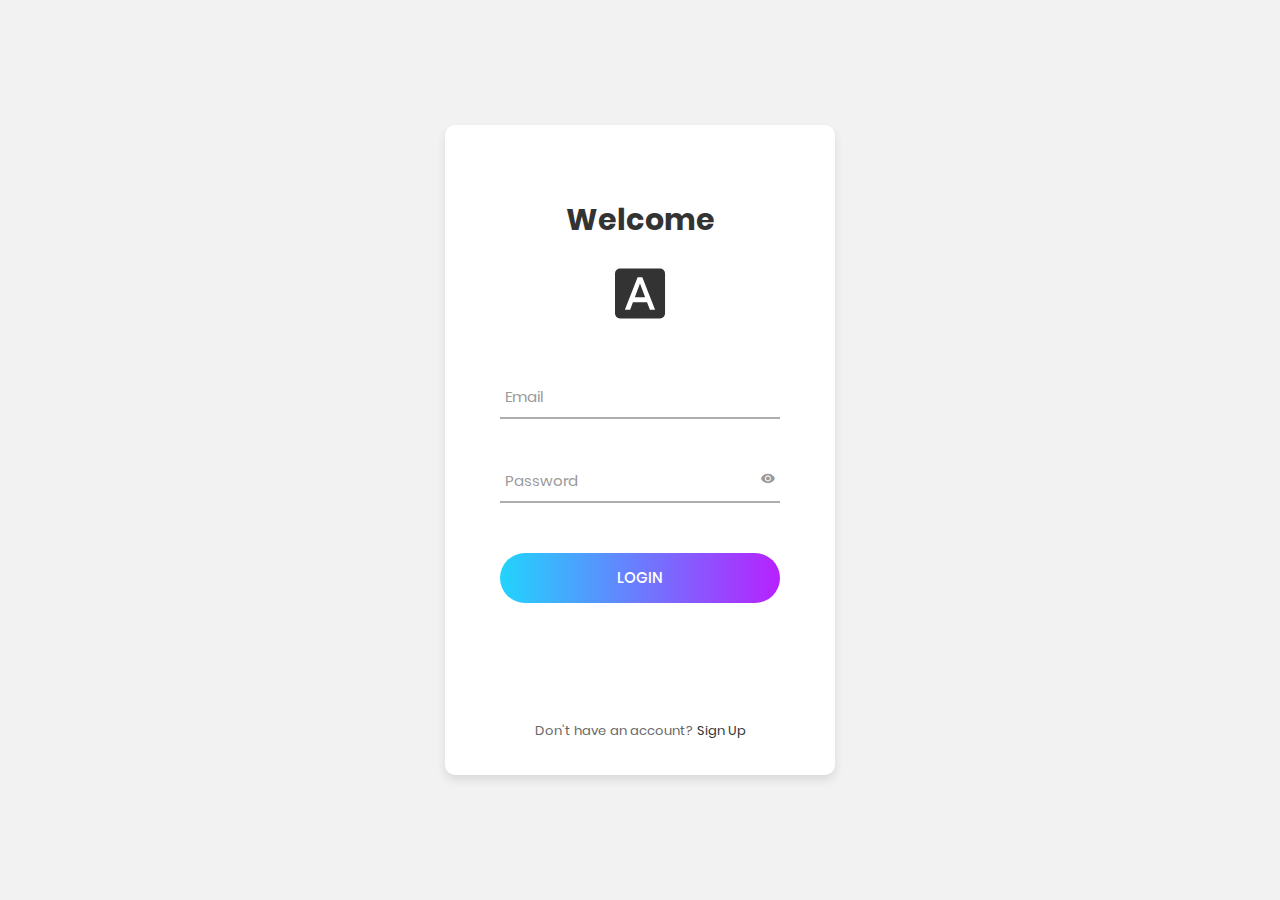
<file: login/simple_login/index.html>
<!DOCTYPE html>
<html lang="en">
<head>
	<title>Login V2</title>
	<meta charset="UTF-8">
	<meta name="viewport" content="width=device-width, initial-scale=1">
<!--===============================================================================================-->	
	<link rel="icon" type="image/png" href="images/icons/favicon.ico"/>
<!--===============================================================================================-->
	<link rel="stylesheet" type="text/css" href="vendor/bootstrap/css/bootstrap.min.css">
<!--===============================================================================================-->
	<link rel="stylesheet" type="text/css" href="fonts/font-awesome-4.7.0/css/font-awesome.min.css">
<!--===============================================================================================-->
	<link rel="stylesheet" type="text/css" href="fonts/iconic/css/material-design-iconic-font.min.css">
<!--===============================================================================================-->
	<link rel="stylesheet" type="text/css" href="vendor/animate/animate.css">
<!--===============================================================================================-->	
	<link rel="stylesheet" type="text/css" href="vendor/css-hamburgers/hamburgers.min.css">
<!--===============================================================================================-->
	<link rel="stylesheet" type="text/css" href="vendor/animsition/css/animsition.min.css">
<!--===============================================================================================-->
	<link rel="stylesheet" type="text/css" href="vendor/select2/select2.min.css">
<!--===============================================================================================-->	
	<link rel="stylesheet" type="text/css" href="vendor/daterangepicker/daterangepicker.css">
<!--===============================================================================================-->
	<link rel="stylesheet" type="text/css" href="css/util.css">
	<link rel="stylesheet" type="text/css" href="css/main.css">
<!--===============================================================================================-->
</head>
<body>
	
	<div class="limiter">
		<div class="container-login100">
			<div class="wrap-login100">
				<form class="login100-form validate-form">
					<span class="login100-form-title p-b-26">
						Welcome
					</span>
					<span class="login100-form-title p-b-48">
						<i class="zmdi zmdi-font"></i>
					</span>

					<div class="wrap-input100 validate-input" data-validate = "Valid email is: a@b.c">
						<input class="input100" type="text" name="email">
						<span class="focus-input100" data-placeholder="Email"></span>
					</div>

					<div class="wrap-input100 validate-input" data-validate="Enter password">
						<span class="btn-show-pass">
							<i class="zmdi zmdi-eye"></i>
						</span>
						<input class="input100" type="password" name="pass">
						<span class="focus-input100" data-placeholder="Password"></span>
					</div>

					<div class="container-login100-form-btn">
						<div class="wrap-login100-form-btn">
							<div class="login100-form-bgbtn"></div>
							<button class="login100-form-btn">
								Login
							</button>
						</div>
					</div>

					<div class="text-center p-t-115">
						<span class="txt1">
							Don't have an account?
						</span>

						<a class="txt2" href="#">
							Sign Up
						</a>
					</div>
				</form>
			</div>
		</div>
	</div>
	

	<div id="dropDownSelect1"></div>
	
<!--===============================================================================================-->
	<script src="vendor/jquery/jquery-3.2.1.min.js"></script>
<!--===============================================================================================-->
	<script src="vendor/animsition/js/animsition.min.js"></script>
<!--===============================================================================================-->
	<script src="vendor/bootstrap/js/popper.js"></script>
	<script src="vendor/bootstrap/js/bootstrap.min.js"></script>
<!--===============================================================================================-->
	<script src="vendor/select2/select2.min.js"></script>
<!--===============================================================================================-->
	<script src="vendor/daterangepicker/moment.min.js"></script>
	<script src="vendor/daterangepicker/daterangepicker.js"></script>
<!--===============================================================================================-->
	<script src="vendor/countdowntime/countdowntime.js"></script>
<!--===============================================================================================-->
	<script src="js/main.js"></script>

</body>
</html>
</file>
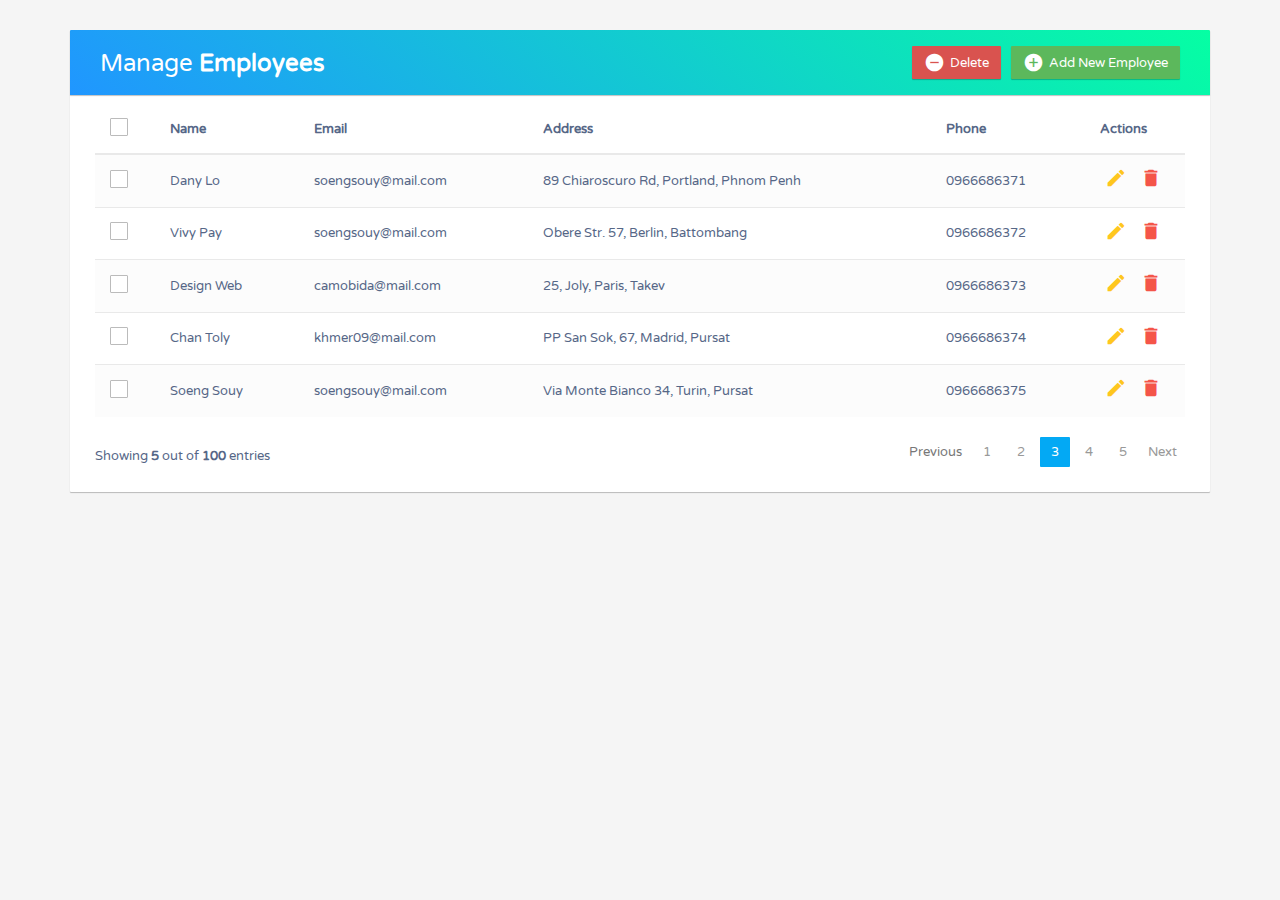
<file: crud_table_bootstrap/designCrudTable.html>
<!DOCTYPE html>
<html lang="en">
<head>
<meta charset="utf-8">
<meta http-equiv="X-UA-Compatible" content="IE=edge">
<meta name="viewport" content="width=device-width, initial-scale=1">
<title>Bootstrap CRUD Data Table for Database with Modal Form</title>
<link rel="stylesheet" href="https://fonts.googleapis.com/css?family=Roboto|Varela+Round">
<link rel="stylesheet" href="https://fonts.googleapis.com/icon?family=Material+Icons">
<link rel="stylesheet" href="https://maxcdn.bootstrapcdn.com/font-awesome/4.7.0/css/font-awesome.min.css">
<link rel="stylesheet" href="https://maxcdn.bootstrapcdn.com/bootstrap/3.3.7/css/bootstrap.min.css">
<script src="https://ajax.googleapis.com/ajax/libs/jquery/1.12.4/jquery.min.js"></script>
<script src="https://maxcdn.bootstrapcdn.com/bootstrap/3.3.7/js/bootstrap.min.js"></script>
<style type="text/css">
    body {
        color: #566787;
  background: #f5f5f5;
  font-family: 'Varela Round', sans-serif;
  font-size: 13px;
 }
 .table-wrapper {
        background: #fff;
        padding: 20px 25px;
        margin: 30px 0;
  border-radius:1px;
        box-shadow: 0 1px 1px rgba(0, 0, 0, 0.247);
    }
 .table-title {        
  padding-bottom: 15px;
     background: linear-gradient(40deg, #2096ff, #05ffa3) !important;
  color: #fff;
  padding: 16px 30px;
  margin: -20px -25px 10px;
  border-radius: 1px 1px 0 0;
  box-shadow: 0 1px 1px rgba(0, 0, 0, 0.247);
    }
    .table-title h2 {
  margin: 5px 0 0;
  font-size: 24px;
 }
 .table-title .btn-group {
  float: right;
 }
 .table-title .btn {
  color: #fff;
  float: right;
  font-size: 13px;
  border: none;
  min-width: 50px;
  border-radius: 1px;
  border: none;
  outline: none !important;
  margin-left: 10px;
  box-shadow: 0 1px 1px rgba(0, 0, 0, 0.247);
 }
 .table-title .btn i {
  float: left;
  font-size: 21px;
  margin-right: 5px;
 }
 .table-title .btn span {
  float: left;
  margin-top: 2px;
 }
    table.table tr th, table.table tr td {
        border-color: #e9e9e9;
  padding: 12px 15px;
  vertical-align: middle;
    }
 table.table tr th:first-child {
  width: 60px;
 }
 table.table tr th:last-child {
  width: 100px;
 }
    table.table-striped tbody tr:nth-of-type(odd) {
     background-color: #fcfcfc;
 }
 table.table-striped.table-hover tbody tr:hover {
  background: #f5f5f5;
 }
    table.table th i {
        font-size: 13px;
        margin: 0 5px;
        cursor: pointer;
    } 
    table.table td:last-child i {
  opacity: 0.9;
  font-size: 22px;
        margin: 0 5px;
    }
 table.table td a {
  font-weight: bold;
  color: #566787;
  display: inline-block;
  text-decoration: none;
  outline: none !important;
 }
 table.table td a:hover {
  color: #2196F3;
 }
 table.table td a.edit {
        color: #FFC107;
    }
    table.table td a.delete {
        color: #F44336;
    }
    table.table td i {
        font-size: 19px;
    }
 table.table .avatar {
  border-radius: 1px;
  vertical-align: middle;
  margin-right: 10px;
 }
    .pagination {
        float: right;
        margin: 0 0 5px;
    }
    .pagination li a {
        border: none;
        font-size: 13px;
        min-width: 30px;
        min-height: 30px;
        color: #999;
        margin: 0 2px;
        line-height: 30px;
        border-radius: 1px !important;
        text-align: center;
        padding: 0 6px;
    }
    .pagination li a:hover {
        color: #666;
    } 
    .pagination li.active a, .pagination li.active a.page-link {
        background: #03A9F4;
    }
    .pagination li.active a:hover {        
        background: #0397d6;
    }
 .pagination li.disabled i {
        color: #ccc;
    }
    .pagination li i {
        font-size: 16px;
        padding-top: 6px
    }
    .hint-text {
        float: left;
        margin-top: 10px;
        font-size: 13px;
    }    
 /* Custom checkbox */
 .custom-checkbox {
  position: relative;
 }
 .custom-checkbox input[type="checkbox"] {    
  opacity: 0;
  position: absolute;
  margin: 5px 0 0 3px;
  z-index: 9;
 }
 .custom-checkbox label:before{
  width: 18px;
  height: 18px;
 }
 .custom-checkbox label:before {
  content: '';
  margin-right: 10px;
  display: inline-block;
  vertical-align: text-top;
  background: white;
  border: 1px solid #bbb;
  border-radius: 1px;
  box-sizing: border-box;
  z-index: 2;
 }
 .custom-checkbox input[type="checkbox"]:checked + label:after {
  content: '';
  position: absolute;
  left: 6px;
  top: 3px;
  width: 6px;
  height: 11px;
  border: solid #000;
  border-width: 0 3px 3px 0;
  transform: inherit;
  z-index: 3;
  transform: rotateZ(45deg);
 }
 .custom-checkbox input[type="checkbox"]:checked + label:before {
  border-color: #03A9F4;
  background: #03A9F4;
 }
 .custom-checkbox input[type="checkbox"]:checked + label:after {
  border-color: #fff;
 }
 .custom-checkbox input[type="checkbox"]:disabled + label:before {
  color: #b8b8b8;
  cursor: auto;
  box-shadow: none;
  background: #ddd;
 }
 /* Modal styles */
 .modal .modal-dialog {
  max-width: 400px;
 }
 .modal .modal-header, .modal .modal-body, .modal .modal-footer {
  padding: 20px 30px;
 }
 .modal .modal-content {
  border-radius: 1px;
 }
 .modal .modal-footer {
  background: #ecf0f1;
  border-radius: 0 0 1px 1px;
 }
    .modal .modal-title {
        display: inline-block;
    }
 .modal .form-control {
  border-radius: 1px;
  box-shadow: none;
  border-color: #dddddd;
 }
 .modal textarea.form-control {
  resize: vertical;
 }
 .modal .btn {
  border-radius: 1px;
  min-width: 100px;
 } 
 .modal form label {
  font-weight: normal;
 } 
</style>
<script type="text/javascript">
$(document).ready(function()
{
 // Activate tooltip
 $('[data-toggle="tooltip"]').tooltip();
 
 // Select/Deselect checkboxes
 var checkbox = $('table tbody input[type="checkbox"]');
 $("#selectAll").click(function()
 {
  if(this.checked){
   checkbox.each(function()
   {
    this.checked = true;                        
   });
  }
  else
  {
   checkbox.each(function()
   {
    this.checked = false;                        
   });
  } 
 });
 checkbox.click(function()
 {
  if(!this.checked)
  {
   $("#selectAll").prop("checked", false);
  }
 });
});
</script>
</head>
<body>
    <div class="container">
        <div class="table-wrapper">
            <div class="table-title">
                <div class="row">
                    <div class="col-sm-6">
      <h2>Manage <b>Employees</b></h2>
     </div>
     <div class="col-sm-6">
      <a href="#addEmployeeModal" class="btn btn-success" data-toggle="modal"><i class="material-icons">&#xE147;</i> <span>Add New Employee</span></a>
      <a href="#deleteEmployeeModal" class="btn btn-danger" data-toggle="modal"><i class="material-icons">&#xE15C;</i> <span>Delete</span></a>      
     </div>
                </div>
            </div>
            <table class="table table-striped table-hover">
                <thead>
                    <tr>
      <th>
       <span class="custom-checkbox">
        <input type="checkbox" id="selectAll">
        <label for="selectAll"></label>
       </span>
      </th>
                        <th>Name</th>
                        <th>Email</th>
      <th>Address</th>
                        <th>Phone</th>
                        <th>Actions</th>
                    </tr>
                </thead>
                <tbody>
                    <tr>
      <td>
       <span class="custom-checkbox">
        <input type="checkbox" id="checkbox1" name="options[]" value="1">
        <label for="checkbox1"></label>
       </span>
      </td>
                        <td>Dany Lo</td>
                        <td>soengsouy@mail.com</td>
      <td>89 Chiaroscuro Rd, Portland, Phnom Penh</td>
                        <td>0966686371</td>
                        <td>
                            <a href="#editEmployeeModal" class="edit" data-toggle="modal"><i class="material-icons" data-toggle="tooltip" title="Edit">&#xE254;</i></a>
                            <a href="#deleteEmployeeModal" class="delete" data-toggle="modal"><i class="material-icons" data-toggle="tooltip" title="Delete">&#xE872;</i></a>
                        </td>
                    </tr>
                    <tr>
      <td>
       <span class="custom-checkbox">
        <input type="checkbox" id="checkbox2" name="options[]" value="1">
        <label for="checkbox2"></label>
       </span>
      </td>
                        <td>Vivy Pay</td>
                        <td>soengsouy@mail.com</td>
      <td>Obere Str. 57, Berlin, Battombang</td>
                        <td>0966686372</td>
                        <td>
                            <a href="#editEmployeeModal" class="edit" data-toggle="modal"><i class="material-icons" data-toggle="tooltip" title="Edit">&#xE254;</i></a>
                            <a href="#deleteEmployeeModal" class="delete" data-toggle="modal"><i class="material-icons" data-toggle="tooltip" title="Delete">&#xE872;</i></a>
                        </td>
                    </tr>
     <tr>
      <td>
       <span class="custom-checkbox">
        <input type="checkbox" id="checkbox3" name="options[]" value="1">
        <label for="checkbox3"></label>
       </span>
      </td>
                        <td>Design Web</td>
                        <td>camobida@mail.com</td>
      <td>25, Joly, Paris, Takev</td>
                        <td>0966686373</td>
                        <td>
                            <a href="#editEmployeeModal" class="edit" data-toggle="modal"><i class="material-icons" data-toggle="tooltip" title="Edit">&#xE254;</i></a>
                            <a href="#deleteEmployeeModal" class="delete" data-toggle="modal"><i class="material-icons" data-toggle="tooltip" title="Delete">&#xE872;</i></a>
                        </td>
                    </tr>
                    <tr>
      <td>
       <span class="custom-checkbox">
        <input type="checkbox" id="checkbox4" name="options[]" value="1">
        <label for="checkbox4"></label>
       </span>
      </td>
                        <td>Chan Toly</td>
                        <td>khmer09@mail.com</td>
      <td>PP San Sok, 67, Madrid, Pursat</td>
                        <td>0966686374</td>
                        <td>
                            <a href="#editEmployeeModal" class="edit" data-toggle="modal"><i class="material-icons" data-toggle="tooltip" title="Edit">&#xE254;</i></a>
                            <a href="#deleteEmployeeModal" class="delete" data-toggle="modal"><i class="material-icons" data-toggle="tooltip" title="Delete">&#xE872;</i></a>
                        </td>
                    </tr>     
     <tr>
      <td>
       <span class="custom-checkbox">
        <input type="checkbox" id="checkbox5" name="options[]" value="1">
        <label for="checkbox5"></label>
       </span>
      </td>
                        <td>Soeng Souy</td>
                        <td>soengsouy@mail.com</td>
      <td>Via Monte Bianco 34, Turin, Pursat</td>
                        <td>0966686375</td>
                        <td>
                            <a href="#editEmployeeModal" class="edit" data-toggle="modal"><i class="material-icons" data-toggle="tooltip" title="Edit">&#xE254;</i></a>
                            <a href="#deleteEmployeeModal" class="delete" data-toggle="modal"><i class="material-icons" data-toggle="tooltip" title="Delete">&#xE872;</i></a>
                        </td>
                    </tr> 
                </tbody>
            </table>
   <div class="clearfix">
                <div class="hint-text">Showing <b>5</b> out of <b>100</b> entries</div>
                <ul class="pagination">
                    <li class="page-item disabled"><a href="#">Previous</a></li>
                    <li class="page-item"><a href="#" class="page-link">1</a></li>
                    <li class="page-item"><a href="#" class="page-link">2</a></li>
                    <li class="page-item active"><a href="#" class="page-link">3</a></li>
                    <li class="page-item"><a href="#" class="page-link">4</a></li>
                    <li class="page-item"><a href="#" class="page-link">5</a></li>
                    <li class="page-item"><a href="#" class="page-link">Next</a></li>
                </ul>
            </div>
        </div>
    </div>
 <!-- Edit Modal HTML -->
 <div id="addEmployeeModal" class="modal fade">
  <div class="modal-dialog">
   <div class="modal-content">
    <form>
     <div class="modal-header">      
      <h4 class="modal-title">Add Employee</h4>
      <button type="button" class="close" data-dismiss="modal" aria-hidden="true">&times;</button>
     </div>
     <div class="modal-body">     
      <div class="form-group">
       <label>Name</label>
       <input type="text" class="form-control" required>
      </div>
      <div class="form-group">
       <label>Email</label>
       <input type="email" class="form-control" required>
      </div>
      <div class="form-group">
       <label>Address</label>
       <textarea class="form-control" required></textarea>
      </div>
      <div class="form-group">
       <label>Phone</label>
       <input type="text" class="form-control" required>
      </div>     
     </div>
     <div class="modal-footer">
      <input type="button" class="btn btn-default" data-dismiss="modal" value="Cancel">
      <input type="submit" class="btn btn-success" value="Add">
     </div>
    </form>
   </div>
  </div>
 </div>
 <!-- Edit Modal HTML -->
 <div id="editEmployeeModal" class="modal fade">
  <div class="modal-dialog">
   <div class="modal-content">
    <form>
     <div class="modal-header">      
      <h4 class="modal-title">Edit Employee</h4>
      <button type="button" class="close" data-dismiss="modal" aria-hidden="true">&times;</button>
     </div>
     <div class="modal-body">     
      <div class="form-group">
       <label>Name</label>
       <input type="text" class="form-control" required>
      </div>
      <div class="form-group">
       <label>Email</label>
       <input type="email" class="form-control" required>
      </div>
      <div class="form-group">
       <label>Address</label>
       <textarea class="form-control" required></textarea>
      </div>
      <div class="form-group">
       <label>Phone</label>
       <input type="text" class="form-control" required>
      </div>     
     </div>
     <div class="modal-footer">
      <input type="button" class="btn btn-default" data-dismiss="modal" value="Cancel">
      <input type="submit" class="btn btn-info" value="Save">
     </div>
    </form>
   </div>
  </div>
 </div>
 <!-- Delete Modal HTML -->
 <div id="deleteEmployeeModal" class="modal fade">
  <div class="modal-dialog">
   <div class="modal-content">
    <form>
     <div class="modal-header">      
      <h4 class="modal-title">Delete Employee</h4>
      <button type="button" class="close" data-dismiss="modal" aria-hidden="true">&times;</button>
     </div>
     <div class="modal-body">     
      <p>Are you sure you want to delete these Records?</p>
      <p class="text-warning"><small>This action cannot be undone.</small></p>
     </div>
     <div class="modal-footer">
      <input type="button" class="btn btn-default" data-dismiss="modal" value="Cancel">
      <input type="submit" class="btn btn-danger" value="Delete">
     </div>
    </form>
   </div>
  </div>
 </div>
</body>
</html>
</file>
<file: login/simple_login/vendor/daterangepicker/daterangepicker.css>
.daterangepicker {
  position: absolute;
  color: inherit;
  background-color: #fff;
  border-radius: 4px;
  width: 278px;
  padding: 4px;
  margin-top: 1px;
  top: 100px;
  left: 20px;
  /* Calendars */ }
  .daterangepicker:before, .daterangepicker:after {
    position: absolute;
    display: inline-block;
    border-bottom-color: rgba(0, 0, 0, 0.2);
    content: ''; }
  .daterangepicker:before {
    top: -7px;
    border-right: 7px solid transparent;
    border-left: 7px solid transparent;
    border-bottom: 7px solid #ccc; }
  .daterangepicker:after {
    top: -6px;
    border-right: 6px solid transparent;
    border-bottom: 6px solid #fff;
    border-left: 6px solid transparent; }
  .daterangepicker.opensleft:before {
    right: 9px; }
  .daterangepicker.opensleft:after {
    right: 10px; }
  .daterangepicker.openscenter:before {
    left: 0;
    right: 0;
    width: 0;
    margin-left: auto;
    margin-right: auto; }
  .daterangepicker.openscenter:after {
    left: 0;
    right: 0;
    width: 0;
    margin-left: auto;
    margin-right: auto; }
  .daterangepicker.opensright:before {
    left: 9px; }
  .daterangepicker.opensright:after {
    left: 10px; }
  .daterangepicker.dropup {
    margin-top: -5px; }
    .daterangepicker.dropup:before {
      top: initial;
      bottom: -7px;
      border-bottom: initial;
      border-top: 7px solid #ccc; }
    .daterangepicker.dropup:after {
      top: initial;
      bottom: -6px;
      border-bottom: initial;
      border-top: 6px solid #fff; }
  .daterangepicker.dropdown-menu {
    max-width: none;
    z-index: 3001; }
  .daterangepicker.single .ranges, .daterangepicker.single .calendar {
    float: none; }
  .daterangepicker.show-calendar .calendar {
    display: block; }
  .daterangepicker .calendar {
    display: none;
    max-width: 270px;
    margin: 4px; }
    .daterangepicker .calendar.single .calendar-table {
      border: none; }
    .daterangepicker .calendar th, .daterangepicker .calendar td {
      white-space: nowrap;
      text-align: center;
      min-width: 32px; }
  .daterangepicker .calendar-table {
    border: 1px solid #fff;
    padding: 4px;
    border-radius: 4px;
    background-color: #fff; }
  .daterangepicker table {
    width: 100%;
    margin: 0; }
  .daterangepicker td, .daterangepicker th {
    text-align: center;
    width: 20px;
    height: 20px;
    border-radius: 4px;
    border: 1px solid transparent;
    white-space: nowrap;
    cursor: pointer; }
    .daterangepicker td.available:hover, .daterangepicker th.available:hover {
      background-color: #eee;
      border-color: transparent;
      color: inherit; }
    .daterangepicker td.week, .daterangepicker th.week {
      font-size: 80%;
      color: #ccc; }
  .daterangepicker td.off, .daterangepicker td.off.in-range, .daterangepicker td.off.start-date, .daterangepicker td.off.end-date {
    background-color: #fff;
    border-color: transparent;
    color: #999; }
  .daterangepicker td.in-range {
    background-color: #ebf4f8;
    border-color: transparent;
    color: #000;
    border-radius: 0; }
  .daterangepicker td.start-date {
    border-radius: 4px 0 0 4px; }
  .daterangepicker td.end-date {
    border-radius: 0 4px 4px 0; }
  .daterangepicker td.start-date.end-date {
    border-radius: 4px; }
  .daterangepicker td.active, .daterangepicker td.active:hover {
    background-color: #357ebd;
    border-color: transparent;
    color: #fff; }
  .daterangepicker th.month {
    width: auto; }
  .daterangepicker td.disabled, .daterangepicker option.disabled {
    color: #999;
    cursor: not-allowed;
    text-decoration: line-through; }
  .daterangepicker select.monthselect, .daterangepicker select.yearselect {
    font-size: 12px;
    padding: 1px;
    height: auto;
    margin: 0;
    cursor: default; }
  .daterangepicker select.monthselect {
    margin-right: 2%;
    width: 56%; }
  .daterangepicker select.yearselect {
    width: 40%; }
  .daterangepicker select.hourselect, .daterangepicker select.minuteselect, .daterangepicker select.secondselect, .daterangepicker select.ampmselect {
    width: 50px;
    margin-bottom: 0; }
  .daterangepicker .input-mini {
    border: 1px solid #ccc;
    border-radius: 4px;
    color: #555;
    height: 30px;
    line-height: 30px;
    display: block;
    vertical-align: middle;
    margin: 0 0 5px 0;
    padding: 0 6px 0 28px;
    width: 100%; }
    .daterangepicker .input-mini.active {
      border: 1px solid #08c;
      border-radius: 4px; }
  .daterangepicker .daterangepicker_input {
    position: relative; }
    .daterangepicker .daterangepicker_input i {
      position: absolute;
      left: 8px;
      top: 8px; }
  .daterangepicker.rtl .input-mini {
    padding-right: 28px;
    padding-left: 6px; }
  .daterangepicker.rtl .daterangepicker_input i {
    left: auto;
    right: 8px; }
  .daterangepicker .calendar-time {
    text-align: center;
    margin: 5px auto;
    line-height: 30px;
    position: relative;
    padding-left: 28px; }
    .daterangepicker .calendar-time select.disabled {
      color: #ccc;
      cursor: not-allowed; }

.ranges {
  font-size: 11px;
  float: none;
  margin: 4px;
  text-align: left; }
  .ranges ul {
    list-style: none;
    margin: 0 auto;
    padding: 0;
    width: 100%; }
  .ranges li {
    font-size: 13px;
    background-color: #f5f5f5;
    border: 1px solid #f5f5f5;
    border-radius: 4px;
    color: #08c;
    padding: 3px 12px;
    margin-bottom: 8px;
    cursor: pointer; }
    .ranges li:hover {
      background-color: #08c;
      border: 1px solid #08c;
      color: #fff; }
    .ranges li.active {
      background-color: #08c;
      border: 1px solid #08c;
      color: #fff; }

/*  Larger Screen Styling */
@media (min-width: 564px) {
  .daterangepicker {
    width: auto; }
    .daterangepicker .ranges ul {
      width: 160px; }
    .daterangepicker.single .ranges ul {
      width: 100%; }
    .daterangepicker.single .calendar.left {
      clear: none; }
    .daterangepicker.single.ltr .ranges, .daterangepicker.single.ltr .calendar {
      float: left; }
    .daterangepicker.single.rtl .ranges, .daterangepicker.single.rtl .calendar {
      float: right; }
    .daterangepicker.ltr {
      direction: ltr;
      text-align: left; }
      .daterangepicker.ltr .calendar.left {
        clear: left;
        margin-right: 0; }
        .daterangepicker.ltr .calendar.left .calendar-table {
          border-right: none;
          border-top-right-radius: 0;
          border-bottom-right-radius: 0; }
      .daterangepicker.ltr .calendar.right {
        margin-left: 0; }
        .daterangepicker.ltr .calendar.right .calendar-table {
          border-left: none;
          border-top-left-radius: 0;
          border-bottom-left-radius: 0; }
      .daterangepicker.ltr .left .daterangepicker_input {
        padding-right: 12px; }
      .daterangepicker.ltr .calendar.left .calendar-table {
        padding-right: 12px; }
      .daterangepicker.ltr .ranges, .daterangepicker.ltr .calendar {
        float: left; }
    .daterangepicker.rtl {
      direction: rtl;
      text-align: right; }
      .daterangepicker.rtl .calendar.left {
        clear: right;
        margin-left: 0; }
        .daterangepicker.rtl .calendar.left .calendar-table {
          border-left: none;
          border-top-left-radius: 0;
          border-bottom-left-radius: 0; }
      .daterangepicker.rtl .calendar.right {
        margin-right: 0; }
        .daterangepicker.rtl .calendar.right .calendar-table {
          border-right: none;
          border-top-right-radius: 0;
          border-bottom-right-radius: 0; }
      .daterangepicker.rtl .left .daterangepicker_input {
        padding-left: 12px; }
      .daterangepicker.rtl .calendar.left .calendar-table {
        padding-left: 12px; }
      .daterangepicker.rtl .ranges, .daterangepicker.rtl .calendar {
        text-align: right;
        float: right; } }
@media (min-width: 730px) {
  .daterangepicker .ranges {
    width: auto; }
  .daterangepicker.ltr .ranges {
    float: left; }
  .daterangepicker.rtl .ranges {
    float: right; }
  .daterangepicker .calendar.left {
    clear: none !important; } }
</file>
<file: login/simple_login/css/util.css>
/*[ FONT SIZE ]
///////////////////////////////////////////////////////////
*/
.fs-1 {font-size: 1px;}
.fs-2 {font-size: 2px;}
.fs-3 {font-size: 3px;}
.fs-4 {font-size: 4px;}
.fs-5 {font-size: 5px;}
.fs-6 {font-size: 6px;}
.fs-7 {font-size: 7px;}
.fs-8 {font-size: 8px;}
.fs-9 {font-size: 9px;}
.fs-10 {font-size: 10px;}
.fs-11 {font-size: 11px;}
.fs-12 {font-size: 12px;}
.fs-13 {font-size: 13px;}
.fs-14 {font-size: 14px;}
.fs-15 {font-size: 15px;}
.fs-16 {font-size: 16px;}
.fs-17 {font-size: 17px;}
.fs-18 {font-size: 18px;}
.fs-19 {font-size: 19px;}
.fs-20 {font-size: 20px;}
.fs-21 {font-size: 21px;}
.fs-22 {font-size: 22px;}
.fs-23 {font-size: 23px;}
.fs-24 {font-size: 24px;}
.fs-25 {font-size: 25px;}
.fs-26 {font-size: 26px;}
.fs-27 {font-size: 27px;}
.fs-28 {font-size: 28px;}
.fs-29 {font-size: 29px;}
.fs-30 {font-size: 30px;}
.fs-31 {font-size: 31px;}
.fs-32 {font-size: 32px;}
.fs-33 {font-size: 33px;}
.fs-34 {font-size: 34px;}
.fs-35 {font-size: 35px;}
.fs-36 {font-size: 36px;}
.fs-37 {font-size: 37px;}
.fs-38 {font-size: 38px;}
.fs-39 {font-size: 39px;}
.fs-40 {font-size: 40px;}
.fs-41 {font-size: 41px;}
.fs-42 {font-size: 42px;}
.fs-43 {font-size: 43px;}
.fs-44 {font-size: 44px;}
.fs-45 {font-size: 45px;}
.fs-46 {font-size: 46px;}
.fs-47 {font-size: 47px;}
.fs-48 {font-size: 48px;}
.fs-49 {font-size: 49px;}
.fs-50 {font-size: 50px;}
.fs-51 {font-size: 51px;}
.fs-52 {font-size: 52px;}
.fs-53 {font-size: 53px;}
.fs-54 {font-size: 54px;}
.fs-55 {font-size: 55px;}
.fs-56 {font-size: 56px;}
.fs-57 {font-size: 57px;}
.fs-58 {font-size: 58px;}
.fs-59 {font-size: 59px;}
.fs-60 {font-size: 60px;}
.fs-61 {font-size: 61px;}
.fs-62 {font-size: 62px;}
.fs-63 {font-size: 63px;}
.fs-64 {font-size: 64px;}
.fs-65 {font-size: 65px;}
.fs-66 {font-size: 66px;}
.fs-67 {font-size: 67px;}
.fs-68 {font-size: 68px;}
.fs-69 {font-size: 69px;}
.fs-70 {font-size: 70px;}
.fs-71 {font-size: 71px;}
.fs-72 {font-size: 72px;}
.fs-73 {font-size: 73px;}
.fs-74 {font-size: 74px;}
.fs-75 {font-size: 75px;}
.fs-76 {font-size: 76px;}
.fs-77 {font-size: 77px;}
.fs-78 {font-size: 78px;}
.fs-79 {font-size: 79px;}
.fs-80 {font-size: 80px;}
.fs-81 {font-size: 81px;}
.fs-82 {font-size: 82px;}
.fs-83 {font-size: 83px;}
.fs-84 {font-size: 84px;}
.fs-85 {font-size: 85px;}
.fs-86 {font-size: 86px;}
.fs-87 {font-size: 87px;}
.fs-88 {font-size: 88px;}
.fs-89 {font-size: 89px;}
.fs-90 {font-size: 90px;}
.fs-91 {font-size: 91px;}
.fs-92 {font-size: 92px;}
.fs-93 {font-size: 93px;}
.fs-94 {font-size: 94px;}
.fs-95 {font-size: 95px;}
.fs-96 {font-size: 96px;}
.fs-97 {font-size: 97px;}
.fs-98 {font-size: 98px;}
.fs-99 {font-size: 99px;}
.fs-100 {font-size: 100px;}
.fs-101 {font-size: 101px;}
.fs-102 {font-size: 102px;}
.fs-103 {font-size: 103px;}
.fs-104 {font-size: 104px;}
.fs-105 {font-size: 105px;}
.fs-106 {font-size: 106px;}
.fs-107 {font-size: 107px;}
.fs-108 {font-size: 108px;}
.fs-109 {font-size: 109px;}
.fs-110 {font-size: 110px;}
.fs-111 {font-size: 111px;}
.fs-112 {font-size: 112px;}
.fs-113 {font-size: 113px;}
.fs-114 {font-size: 114px;}
.fs-115 {font-size: 115px;}
.fs-116 {font-size: 116px;}
.fs-117 {font-size: 117px;}
.fs-118 {font-size: 118px;}
.fs-119 {font-size: 119px;}
.fs-120 {font-size: 120px;}
.fs-121 {font-size: 121px;}
.fs-122 {font-size: 122px;}
.fs-123 {font-size: 123px;}
.fs-124 {font-size: 124px;}
.fs-125 {font-size: 125px;}
.fs-126 {font-size: 126px;}
.fs-127 {font-size: 127px;}
.fs-128 {font-size: 128px;}
.fs-129 {font-size: 129px;}
.fs-130 {font-size: 130px;}
.fs-131 {font-size: 131px;}
.fs-132 {font-size: 132px;}
.fs-133 {font-size: 133px;}
.fs-134 {font-size: 134px;}
.fs-135 {font-size: 135px;}
.fs-136 {font-size: 136px;}
.fs-137 {font-size: 137px;}
.fs-138 {font-size: 138px;}
.fs-139 {font-size: 139px;}
.fs-140 {font-size: 140px;}
.fs-141 {font-size: 141px;}
.fs-142 {font-size: 142px;}
.fs-143 {font-size: 143px;}
.fs-144 {font-size: 144px;}
.fs-145 {font-size: 145px;}
.fs-146 {font-size: 146px;}
.fs-147 {font-size: 147px;}
.fs-148 {font-size: 148px;}
.fs-149 {font-size: 149px;}
.fs-150 {font-size: 150px;}
.fs-151 {font-size: 151px;}
.fs-152 {font-size: 152px;}
.fs-153 {font-size: 153px;}
.fs-154 {font-size: 154px;}
.fs-155 {font-size: 155px;}
.fs-156 {font-size: 156px;}
.fs-157 {font-size: 157px;}
.fs-158 {font-size: 158px;}
.fs-159 {font-size: 159px;}
.fs-160 {font-size: 160px;}
.fs-161 {font-size: 161px;}
.fs-162 {font-size: 162px;}
.fs-163 {font-size: 163px;}
.fs-164 {font-size: 164px;}
.fs-165 {font-size: 165px;}
.fs-166 {font-size: 166px;}
.fs-167 {font-size: 167px;}
.fs-168 {font-size: 168px;}
.fs-169 {font-size: 169px;}
.fs-170 {font-size: 170px;}
.fs-171 {font-size: 171px;}
.fs-172 {font-size: 172px;}
.fs-173 {font-size: 173px;}
.fs-174 {font-size: 174px;}
.fs-175 {font-size: 175px;}
.fs-176 {font-size: 176px;}
.fs-177 {font-size: 177px;}
.fs-178 {font-size: 178px;}
.fs-179 {font-size: 179px;}
.fs-180 {font-size: 180px;}
.fs-181 {font-size: 181px;}
.fs-182 {font-size: 182px;}
.fs-183 {font-size: 183px;}
.fs-184 {font-size: 184px;}
.fs-185 {font-size: 185px;}
.fs-186 {font-size: 186px;}
.fs-187 {font-size: 187px;}
.fs-188 {font-size: 188px;}
.fs-189 {font-size: 189px;}
.fs-190 {font-size: 190px;}
.fs-191 {font-size: 191px;}
.fs-192 {font-size: 192px;}
.fs-193 {font-size: 193px;}
.fs-194 {font-size: 194px;}
.fs-195 {font-size: 195px;}
.fs-196 {font-size: 196px;}
.fs-197 {font-size: 197px;}
.fs-198 {font-size: 198px;}
.fs-199 {font-size: 199px;}
.fs-200 {font-size: 200px;}

/*[ PADDING ]
///////////////////////////////////////////////////////////
*/
.p-t-0 {padding-top: 0px;}
.p-t-1 {padding-top: 1px;}
.p-t-2 {padding-top: 2px;}
.p-t-3 {padding-top: 3px;}
.p-t-4 {padding-top: 4px;}
.p-t-5 {padding-top: 5px;}
.p-t-6 {padding-top: 6px;}
.p-t-7 {padding-top: 7px;}
.p-t-8 {padding-top: 8px;}
.p-t-9 {padding-top: 9px;}
.p-t-10 {padding-top: 10px;}
.p-t-11 {padding-top: 11px;}
.p-t-12 {padding-top: 12px;}
.p-t-13 {padding-top: 13px;}
.p-t-14 {padding-top: 14px;}
.p-t-15 {padding-top: 15px;}
.p-t-16 {padding-top: 16px;}
.p-t-17 {padding-top: 17px;}
.p-t-18 {padding-top: 18px;}
.p-t-19 {padding-top: 19px;}
.p-t-20 {padding-top: 20px;}
.p-t-21 {padding-top: 21px;}
.p-t-22 {padding-top: 22px;}
.p-t-23 {padding-top: 23px;}
.p-t-24 {padding-top: 24px;}
.p-t-25 {padding-top: 25px;}
.p-t-26 {padding-top: 26px;}
.p-t-27 {padding-top: 27px;}
.p-t-28 {padding-top: 28px;}
.p-t-29 {padding-top: 29px;}
.p-t-30 {padding-top: 30px;}
.p-t-31 {padding-top: 31px;}
.p-t-32 {padding-top: 32px;}
.p-t-33 {padding-top: 33px;}
.p-t-34 {padding-top: 34px;}
.p-t-35 {padding-top: 35px;}
.p-t-36 {padding-top: 36px;}
.p-t-37 {padding-top: 37px;}
.p-t-38 {padding-top: 38px;}
.p-t-39 {padding-top: 39px;}
.p-t-40 {padding-top: 40px;}
.p-t-41 {padding-top: 41px;}
.p-t-42 {padding-top: 42px;}
.p-t-43 {padding-top: 43px;}
.p-t-44 {padding-top: 44px;}
.p-t-45 {padding-top: 45px;}
.p-t-46 {padding-top: 46px;}
.p-t-47 {padding-top: 47px;}
.p-t-48 {padding-top: 48px;}
.p-t-49 {padding-top: 49px;}
.p-t-50 {padding-top: 50px;}
.p-t-51 {padding-top: 51px;}
.p-t-52 {padding-top: 52px;}
.p-t-53 {padding-top: 53px;}
.p-t-54 {padding-top: 54px;}
.p-t-55 {padding-top: 55px;}
.p-t-56 {padding-top: 56px;}
.p-t-57 {padding-top: 57px;}
.p-t-58 {padding-top: 58px;}
.p-t-59 {padding-top: 59px;}
.p-t-60 {padding-top: 60px;}
.p-t-61 {padding-top: 61px;}
.p-t-62 {padding-top: 62px;}
.p-t-63 {padding-top: 63px;}
.p-t-64 {padding-top: 64px;}
.p-t-65 {padding-top: 65px;}
.p-t-66 {padding-top: 66px;}
.p-t-67 {padding-top: 67px;}
.p-t-68 {padding-top: 68px;}
.p-t-69 {padding-top: 69px;}
.p-t-70 {padding-top: 70px;}
.p-t-71 {padding-top: 71px;}
.p-t-72 {padding-top: 72px;}
.p-t-73 {padding-top: 73px;}
.p-t-74 {padding-top: 74px;}
.p-t-75 {padding-top: 75px;}
.p-t-76 {padding-top: 76px;}
.p-t-77 {padding-top: 77px;}
.p-t-78 {padding-top: 78px;}
.p-t-79 {padding-top: 79px;}
.p-t-80 {padding-top: 80px;}
.p-t-81 {padding-top: 81px;}
.p-t-82 {padding-top: 82px;}
.p-t-83 {padding-top: 83px;}
.p-t-84 {padding-top: 84px;}
.p-t-85 {padding-top: 85px;}
.p-t-86 {padding-top: 86px;}
.p-t-87 {padding-top: 87px;}
.p-t-88 {padding-top: 88px;}
.p-t-89 {padding-top: 89px;}
.p-t-90 {padding-top: 90px;}
.p-t-91 {padding-top: 91px;}
.p-t-92 {padding-top: 92px;}
.p-t-93 {padding-top: 93px;}
.p-t-94 {padding-top: 94px;}
.p-t-95 {padding-top: 95px;}
.p-t-96 {padding-top: 96px;}
.p-t-97 {padding-top: 97px;}
.p-t-98 {padding-top: 98px;}
.p-t-99 {padding-top: 99px;}
.p-t-100 {padding-top: 100px;}
.p-t-101 {padding-top: 101px;}
.p-t-102 {padding-top: 102px;}
.p-t-103 {padding-top: 103px;}
.p-t-104 {padding-top: 104px;}
.p-t-105 {padding-top: 105px;}
.p-t-106 {padding-top: 106px;}
.p-t-107 {padding-top: 107px;}
.p-t-108 {padding-top: 108px;}
.p-t-109 {padding-top: 109px;}
.p-t-110 {padding-top: 110px;}
.p-t-111 {padding-top: 111px;}
.p-t-112 {padding-top: 112px;}
.p-t-113 {padding-top: 113px;}
.p-t-114 {padding-top: 114px;}
.p-t-115 {padding-top: 115px;}
.p-t-116 {padding-top: 116px;}
.p-t-117 {padding-top: 117px;}
.p-t-118 {padding-top: 118px;}
.p-t-119 {padding-top: 119px;}
.p-t-120 {padding-top: 120px;}
.p-t-121 {padding-top: 121px;}
.p-t-122 {padding-top: 122px;}
.p-t-123 {padding-top: 123px;}
.p-t-124 {padding-top: 124px;}
.p-t-125 {padding-top: 125px;}
.p-t-126 {padding-top: 126px;}
.p-t-127 {padding-top: 127px;}
.p-t-128 {padding-top: 128px;}
.p-t-129 {padding-top: 129px;}
.p-t-130 {padding-top: 130px;}
.p-t-131 {padding-top: 131px;}
.p-t-132 {padding-top: 132px;}
.p-t-133 {padding-top: 133px;}
.p-t-134 {padding-top: 134px;}
.p-t-135 {padding-top: 135px;}
.p-t-136 {padding-top: 136px;}
.p-t-137 {padding-top: 137px;}
.p-t-138 {padding-top: 138px;}
.p-t-139 {padding-top: 139px;}
.p-t-140 {padding-top: 140px;}
.p-t-141 {padding-top: 141px;}
.p-t-142 {padding-top: 142px;}
.p-t-143 {padding-top: 143px;}
.p-t-144 {padding-top: 144px;}
.p-t-145 {padding-top: 145px;}
.p-t-146 {padding-top: 146px;}
.p-t-147 {padding-top: 147px;}
.p-t-148 {padding-top: 148px;}
.p-t-149 {padding-top: 149px;}
.p-t-150 {padding-top: 150px;}
.p-t-151 {padding-top: 151px;}
.p-t-152 {padding-top: 152px;}
.p-t-153 {padding-top: 153px;}
.p-t-154 {padding-top: 154px;}
.p-t-155 {padding-top: 155px;}
.p-t-156 {padding-top: 156px;}
.p-t-157 {padding-top: 157px;}
.p-t-158 {padding-top: 158px;}
.p-t-159 {padding-top: 159px;}
.p-t-160 {padding-top: 160px;}
.p-t-161 {padding-top: 161px;}
.p-t-162 {padding-top: 162px;}
.p-t-163 {padding-top: 163px;}
.p-t-164 {padding-top: 164px;}
.p-t-165 {padding-top: 165px;}
.p-t-166 {padding-top: 166px;}
.p-t-167 {padding-top: 167px;}
.p-t-168 {padding-top: 168px;}
.p-t-169 {padding-top: 169px;}
.p-t-170 {padding-top: 170px;}
.p-t-171 {padding-top: 171px;}
.p-t-172 {padding-top: 172px;}
.p-t-173 {padding-top: 173px;}
.p-t-174 {padding-top: 174px;}
.p-t-175 {padding-top: 175px;}
.p-t-176 {padding-top: 176px;}
.p-t-177 {padding-top: 177px;}
.p-t-178 {padding-top: 178px;}
.p-t-179 {padding-top: 179px;}
.p-t-180 {padding-top: 180px;}
.p-t-181 {padding-top: 181px;}
.p-t-182 {padding-top: 182px;}
.p-t-183 {padding-top: 183px;}
.p-t-184 {padding-top: 184px;}
.p-t-185 {padding-top: 185px;}
.p-t-186 {padding-top: 186px;}
.p-t-187 {padding-top: 187px;}
.p-t-188 {padding-top: 188px;}
.p-t-189 {padding-top: 189px;}
.p-t-190 {padding-top: 190px;}
.p-t-191 {padding-top: 191px;}
.p-t-192 {padding-top: 192px;}
.p-t-193 {padding-top: 193px;}
.p-t-194 {padding-top: 194px;}
.p-t-195 {padding-top: 195px;}
.p-t-196 {padding-top: 196px;}
.p-t-197 {padding-top: 197px;}
.p-t-198 {padding-top: 198px;}
.p-t-199 {padding-top: 199px;}
.p-t-200 {padding-top: 200px;}
.p-t-201 {padding-top: 201px;}
.p-t-202 {padding-top: 202px;}
.p-t-203 {padding-top: 203px;}
.p-t-204 {padding-top: 204px;}
.p-t-205 {padding-top: 205px;}
.p-t-206 {padding-top: 206px;}
.p-t-207 {padding-top: 207px;}
.p-t-208 {padding-top: 208px;}
.p-t-209 {padding-top: 209px;}
.p-t-210 {padding-top: 210px;}
.p-t-211 {padding-top: 211px;}
.p-t-212 {padding-top: 212px;}
.p-t-213 {padding-top: 213px;}
.p-t-214 {padding-top: 214px;}
.p-t-215 {padding-top: 215px;}
.p-t-216 {padding-top: 216px;}
.p-t-217 {padding-top: 217px;}
.p-t-218 {padding-top: 218px;}
.p-t-219 {padding-top: 219px;}
.p-t-220 {padding-top: 220px;}
.p-t-221 {padding-top: 221px;}
.p-t-222 {padding-top: 222px;}
.p-t-223 {padding-top: 223px;}
.p-t-224 {padding-top: 224px;}
.p-t-225 {padding-top: 225px;}
.p-t-226 {padding-top: 226px;}
.p-t-227 {padding-top: 227px;}
.p-t-228 {padding-top: 228px;}
.p-t-229 {padding-top: 229px;}
.p-t-230 {padding-top: 230px;}
.p-t-231 {padding-top: 231px;}
.p-t-232 {padding-top: 232px;}
.p-t-233 {padding-top: 233px;}
.p-t-234 {padding-top: 234px;}
.p-t-235 {padding-top: 235px;}
.p-t-236 {padding-top: 236px;}
.p-t-237 {padding-top: 237px;}
.p-t-238 {padding-top: 238px;}
.p-t-239 {padding-top: 239px;}
.p-t-240 {padding-top: 240px;}
.p-t-241 {padding-top: 241px;}
.p-t-242 {padding-top: 242px;}
.p-t-243 {padding-top: 243px;}
.p-t-244 {padding-top: 244px;}
.p-t-245 {padding-top: 245px;}
.p-t-246 {padding-top: 246px;}
.p-t-247 {padding-top: 247px;}
.p-t-248 {padding-top: 248px;}
.p-t-249 {padding-top: 249px;}
.p-t-250 {padding-top: 250px;}
.p-b-0 {padding-bottom: 0px;}
.p-b-1 {padding-bottom: 1px;}
.p-b-2 {padding-bottom: 2px;}
.p-b-3 {padding-bottom: 3px;}
.p-b-4 {padding-bottom: 4px;}
.p-b-5 {padding-bottom: 5px;}
.p-b-6 {padding-bottom: 6px;}
.p-b-7 {padding-bottom: 7px;}
.p-b-8 {padding-bottom: 8px;}
.p-b-9 {padding-bottom: 9px;}
.p-b-10 {padding-bottom: 10px;}
.p-b-11 {padding-bottom: 11px;}
.p-b-12 {padding-bottom: 12px;}
.p-b-13 {padding-bottom: 13px;}
.p-b-14 {padding-bottom: 14px;}
.p-b-15 {padding-bottom: 15px;}
.p-b-16 {padding-bottom: 16px;}
.p-b-17 {padding-bottom: 17px;}
.p-b-18 {padding-bottom: 18px;}
.p-b-19 {padding-bottom: 19px;}
.p-b-20 {padding-bottom: 20px;}
.p-b-21 {padding-bottom: 21px;}
.p-b-22 {padding-bottom: 22px;}
.p-b-23 {padding-bottom: 23px;}
.p-b-24 {padding-bottom: 24px;}
.p-b-25 {padding-bottom: 25px;}
.p-b-26 {padding-bottom: 26px;}
.p-b-27 {padding-bottom: 27px;}
.p-b-28 {padding-bottom: 28px;}
.p-b-29 {padding-bottom: 29px;}
.p-b-30 {padding-bottom: 30px;}
.p-b-31 {padding-bottom: 31px;}
.p-b-32 {padding-bottom: 32px;}
.p-b-33 {padding-bottom: 33px;}
.p-b-34 {padding-bottom: 34px;}
.p-b-35 {padding-bottom: 35px;}
.p-b-36 {padding-bottom: 36px;}
.p-b-37 {padding-bottom: 37px;}
.p-b-38 {padding-bottom: 38px;}
.p-b-39 {padding-bottom: 39px;}
.p-b-40 {padding-bottom: 40px;}
.p-b-41 {padding-bottom: 41px;}
.p-b-42 {padding-bottom: 42px;}
.p-b-43 {padding-bottom: 43px;}
.p-b-44 {padding-bottom: 44px;}
.p-b-45 {padding-bottom: 45px;}
.p-b-46 {padding-bottom: 46px;}
.p-b-47 {padding-bottom: 47px;}
.p-b-48 {padding-bottom: 48px;}
.p-b-49 {padding-bottom: 49px;}
.p-b-50 {padding-bottom: 50px;}
.p-b-51 {padding-bottom: 51px;}
.p-b-52 {padding-bottom: 52px;}
.p-b-53 {padding-bottom: 53px;}
.p-b-54 {padding-bottom: 54px;}
.p-b-55 {padding-bottom: 55px;}
.p-b-56 {padding-bottom: 56px;}
.p-b-57 {padding-bottom: 57px;}
.p-b-58 {padding-bottom: 58px;}
.p-b-59 {padding-bottom: 59px;}
.p-b-60 {padding-bottom: 60px;}
.p-b-61 {padding-bottom: 61px;}
.p-b-62 {padding-bottom: 62px;}
.p-b-63 {padding-bottom: 63px;}
.p-b-64 {padding-bottom: 64px;}
.p-b-65 {padding-bottom: 65px;}
.p-b-66 {padding-bottom: 66px;}
.p-b-67 {padding-bottom: 67px;}
.p-b-68 {padding-bottom: 68px;}
.p-b-69 {padding-bottom: 69px;}
.p-b-70 {padding-bottom: 70px;}
.p-b-71 {padding-bottom: 71px;}
.p-b-72 {padding-bottom: 72px;}
.p-b-73 {padding-bottom: 73px;}
.p-b-74 {padding-bottom: 74px;}
.p-b-75 {padding-bottom: 75px;}
.p-b-76 {padding-bottom: 76px;}
.p-b-77 {padding-bottom: 77px;}
.p-b-78 {padding-bottom: 78px;}
.p-b-79 {padding-bottom: 79px;}
.p-b-80 {padding-bottom: 80px;}
.p-b-81 {padding-bottom: 81px;}
.p-b-82 {padding-bottom: 82px;}
.p-b-83 {padding-bottom: 83px;}
.p-b-84 {padding-bottom: 84px;}
.p-b-85 {padding-bottom: 85px;}
.p-b-86 {padding-bottom: 86px;}
.p-b-87 {padding-bottom: 87px;}
.p-b-88 {padding-bottom: 88px;}
.p-b-89 {padding-bottom: 89px;}
.p-b-90 {padding-bottom: 90px;}
.p-b-91 {padding-bottom: 91px;}
.p-b-92 {padding-bottom: 92px;}
.p-b-93 {padding-bottom: 93px;}
.p-b-94 {padding-bottom: 94px;}
.p-b-95 {padding-bottom: 95px;}
.p-b-96 {padding-bottom: 96px;}
.p-b-97 {padding-bottom: 97px;}
.p-b-98 {padding-bottom: 98px;}
.p-b-99 {padding-bottom: 99px;}
.p-b-100 {padding-bottom: 100px;}
.p-b-101 {padding-bottom: 101px;}
.p-b-102 {padding-bottom: 102px;}
.p-b-103 {padding-bottom: 103px;}
.p-b-104 {padding-bottom: 104px;}
.p-b-105 {padding-bottom: 105px;}
.p-b-106 {padding-bottom: 106px;}
.p-b-107 {padding-bottom: 107px;}
.p-b-108 {padding-bottom: 108px;}
.p-b-109 {padding-bottom: 109px;}
.p-b-110 {padding-bottom: 110px;}
.p-b-111 {padding-bottom: 111px;}
.p-b-112 {padding-bottom: 112px;}
.p-b-113 {padding-bottom: 113px;}
.p-b-114 {padding-bottom: 114px;}
.p-b-115 {padding-bottom: 115px;}
.p-b-116 {padding-bottom: 116px;}
.p-b-117 {padding-bottom: 117px;}
.p-b-118 {padding-bottom: 118px;}
.p-b-119 {padding-bottom: 119px;}
.p-b-120 {padding-bottom: 120px;}
.p-b-121 {padding-bottom: 121px;}
.p-b-122 {padding-bottom: 122px;}
.p-b-123 {padding-bottom: 123px;}
.p-b-124 {padding-bottom: 124px;}
.p-b-125 {padding-bottom: 125px;}
.p-b-126 {padding-bottom: 126px;}
.p-b-127 {padding-bottom: 127px;}
.p-b-128 {padding-bottom: 128px;}
.p-b-129 {padding-bottom: 129px;}
.p-b-130 {padding-bottom: 130px;}
.p-b-131 {padding-bottom: 131px;}
.p-b-132 {padding-bottom: 132px;}
.p-b-133 {padding-bottom: 133px;}
.p-b-134 {padding-bottom: 134px;}
.p-b-135 {padding-bottom: 135px;}
.p-b-136 {padding-bottom: 136px;}
.p-b-137 {padding-bottom: 137px;}
.p-b-138 {padding-bottom: 138px;}
.p-b-139 {padding-bottom: 139px;}
.p-b-140 {padding-bottom: 140px;}
.p-b-141 {padding-bottom: 141px;}
.p-b-142 {padding-bottom: 142px;}
.p-b-143 {padding-bottom: 143px;}
.p-b-144 {padding-bottom: 144px;}
.p-b-145 {padding-bottom: 145px;}
.p-b-146 {padding-bottom: 146px;}
.p-b-147 {padding-bottom: 147px;}
.p-b-148 {padding-bottom: 148px;}
.p-b-149 {padding-bottom: 149px;}
.p-b-150 {padding-bottom: 150px;}
.p-b-151 {padding-bottom: 151px;}
.p-b-152 {padding-bottom: 152px;}
.p-b-153 {padding-bottom: 153px;}
.p-b-154 {padding-bottom: 154px;}
.p-b-155 {padding-bottom: 155px;}
.p-b-156 {padding-bottom: 156px;}
.p-b-157 {padding-bottom: 157px;}
.p-b-158 {padding-bottom: 158px;}
.p-b-159 {padding-bottom: 159px;}
.p-b-160 {padding-bottom: 160px;}
.p-b-161 {padding-bottom: 161px;}
.p-b-162 {padding-bottom: 162px;}
.p-b-163 {padding-bottom: 163px;}
.p-b-164 {padding-bottom: 164px;}
.p-b-165 {padding-bottom: 165px;}
.p-b-166 {padding-bottom: 166px;}
.p-b-167 {padding-bottom: 167px;}
.p-b-168 {padding-bottom: 168px;}
.p-b-169 {padding-bottom: 169px;}
.p-b-170 {padding-bottom: 170px;}
.p-b-171 {padding-bottom: 171px;}
.p-b-172 {padding-bottom: 172px;}
.p-b-173 {padding-bottom: 173px;}
.p-b-174 {padding-bottom: 174px;}
.p-b-175 {padding-bottom: 175px;}
.p-b-176 {padding-bottom: 176px;}
.p-b-177 {padding-bottom: 177px;}
.p-b-178 {padding-bottom: 178px;}
.p-b-179 {padding-bottom: 179px;}
.p-b-180 {padding-bottom: 180px;}
.p-b-181 {padding-bottom: 181px;}
.p-b-182 {padding-bottom: 182px;}
.p-b-183 {padding-bottom: 183px;}
.p-b-184 {padding-bottom: 184px;}
.p-b-185 {padding-bottom: 185px;}
.p-b-186 {padding-bottom: 186px;}
.p-b-187 {padding-bottom: 187px;}
.p-b-188 {padding-bottom: 188px;}
.p-b-189 {padding-bottom: 189px;}
.p-b-190 {padding-bottom: 190px;}
.p-b-191 {padding-bottom: 191px;}
.p-b-192 {padding-bottom: 192px;}
.p-b-193 {padding-bottom: 193px;}
.p-b-194 {padding-bottom: 194px;}
.p-b-195 {padding-bottom: 195px;}
.p-b-196 {padding-bottom: 196px;}
.p-b-197 {padding-bottom: 197px;}
.p-b-198 {padding-bottom: 198px;}
.p-b-199 {padding-bottom: 199px;}
.p-b-200 {padding-bottom: 200px;}
.p-b-201 {padding-bottom: 201px;}
.p-b-202 {padding-bottom: 202px;}
.p-b-203 {padding-bottom: 203px;}
.p-b-204 {padding-bottom: 204px;}
.p-b-205 {padding-bottom: 205px;}
.p-b-206 {padding-bottom: 206px;}
.p-b-207 {padding-bottom: 207px;}
.p-b-208 {padding-bottom: 208px;}
.p-b-209 {padding-bottom: 209px;}
.p-b-210 {padding-bottom: 210px;}
.p-b-211 {padding-bottom: 211px;}
.p-b-212 {padding-bottom: 212px;}
.p-b-213 {padding-bottom: 213px;}
.p-b-214 {padding-bottom: 214px;}
.p-b-215 {padding-bottom: 215px;}
.p-b-216 {padding-bottom: 216px;}
.p-b-217 {padding-bottom: 217px;}
.p-b-218 {padding-bottom: 218px;}
.p-b-219 {padding-bottom: 219px;}
.p-b-220 {padding-bottom: 220px;}
.p-b-221 {padding-bottom: 221px;}
.p-b-222 {padding-bottom: 222px;}
.p-b-223 {padding-bottom: 223px;}
.p-b-224 {padding-bottom: 224px;}
.p-b-225 {padding-bottom: 225px;}
.p-b-226 {padding-bottom: 226px;}
.p-b-227 {padding-bottom: 227px;}
.p-b-228 {padding-bottom: 228px;}
.p-b-229 {padding-bottom: 229px;}
.p-b-230 {padding-bottom: 230px;}
.p-b-231 {padding-bottom: 231px;}
.p-b-232 {padding-bottom: 232px;}
.p-b-233 {padding-bottom: 233px;}
.p-b-234 {padding-bottom: 234px;}
.p-b-235 {padding-bottom: 235px;}
.p-b-236 {padding-bottom: 236px;}
.p-b-237 {padding-bottom: 237px;}
.p-b-238 {padding-bottom: 238px;}
.p-b-239 {padding-bottom: 239px;}
.p-b-240 {padding-bottom: 240px;}
.p-b-241 {padding-bottom: 241px;}
.p-b-242 {padding-bottom: 242px;}
.p-b-243 {padding-bottom: 243px;}
.p-b-244 {padding-bottom: 244px;}
.p-b-245 {padding-bottom: 245px;}
.p-b-246 {padding-bottom: 246px;}
.p-b-247 {padding-bottom: 247px;}
.p-b-248 {padding-bottom: 248px;}
.p-b-249 {padding-bottom: 249px;}
.p-b-250 {padding-bottom: 250px;}
.p-l-0 {padding-left: 0px;}
.p-l-1 {padding-left: 1px;}
.p-l-2 {padding-left: 2px;}
.p-l-3 {padding-left: 3px;}
.p-l-4 {padding-left: 4px;}
.p-l-5 {padding-left: 5px;}
.p-l-6 {padding-left: 6px;}
.p-l-7 {padding-left: 7px;}
.p-l-8 {padding-left: 8px;}
.p-l-9 {padding-left: 9px;}
.p-l-10 {padding-left: 10px;}
.p-l-11 {padding-left: 11px;}
.p-l-12 {padding-left: 12px;}
.p-l-13 {padding-left: 13px;}
.p-l-14 {padding-left: 14px;}
.p-l-15 {padding-left: 15px;}
.p-l-16 {padding-left: 16px;}
.p-l-17 {padding-left: 17px;}
.p-l-18 {padding-left: 18px;}
.p-l-19 {padding-left: 19px;}
.p-l-20 {padding-left: 20px;}
.p-l-21 {padding-left: 21px;}
.p-l-22 {padding-left: 22px;}
.p-l-23 {padding-left: 23px;}
.p-l-24 {padding-left: 24px;}
.p-l-25 {padding-left: 25px;}
.p-l-26 {padding-left: 26px;}
.p-l-27 {padding-left: 27px;}
.p-l-28 {padding-left: 28px;}
.p-l-29 {padding-left: 29px;}
.p-l-30 {padding-left: 30px;}
.p-l-31 {padding-left: 31px;}
.p-l-32 {padding-left: 32px;}
.p-l-33 {padding-left: 33px;}
.p-l-34 {padding-left: 34px;}
.p-l-35 {padding-left: 35px;}
.p-l-36 {padding-left: 36px;}
.p-l-37 {padding-left: 37px;}
.p-l-38 {padding-left: 38px;}
.p-l-39 {padding-left: 39px;}
.p-l-40 {padding-left: 40px;}
.p-l-41 {padding-left: 41px;}
.p-l-42 {padding-left: 42px;}
.p-l-43 {padding-left: 43px;}
.p-l-44 {padding-left: 44px;}
.p-l-45 {padding-left: 45px;}
.p-l-46 {padding-left: 46px;}
.p-l-47 {padding-left: 47px;}
.p-l-48 {padding-left: 48px;}
.p-l-49 {padding-left: 49px;}
.p-l-50 {padding-left: 50px;}
.p-l-51 {padding-left: 51px;}
.p-l-52 {padding-left: 52px;}
.p-l-53 {padding-left: 53px;}
.p-l-54 {padding-left: 54px;}
.p-l-55 {padding-left: 55px;}
.p-l-56 {padding-left: 56px;}
.p-l-57 {padding-left: 57px;}
.p-l-58 {padding-left: 58px;}
.p-l-59 {padding-left: 59px;}
.p-l-60 {padding-left: 60px;}
.p-l-61 {padding-left: 61px;}
.p-l-62 {padding-left: 62px;}
.p-l-63 {padding-left: 63px;}
.p-l-64 {padding-left: 64px;}
.p-l-65 {padding-left: 65px;}
.p-l-66 {padding-left: 66px;}
.p-l-67 {padding-left: 67px;}
.p-l-68 {padding-left: 68px;}
.p-l-69 {padding-left: 69px;}
.p-l-70 {padding-left: 70px;}
.p-l-71 {padding-left: 71px;}
.p-l-72 {padding-left: 72px;}
.p-l-73 {padding-left: 73px;}
.p-l-74 {padding-left: 74px;}
.p-l-75 {padding-left: 75px;}
.p-l-76 {padding-left: 76px;}
.p-l-77 {padding-left: 77px;}
.p-l-78 {padding-left: 78px;}
.p-l-79 {padding-left: 79px;}
.p-l-80 {padding-left: 80px;}
.p-l-81 {padding-left: 81px;}
.p-l-82 {padding-left: 82px;}
.p-l-83 {padding-left: 83px;}
.p-l-84 {padding-left: 84px;}
.p-l-85 {padding-left: 85px;}
.p-l-86 {padding-left: 86px;}
.p-l-87 {padding-left: 87px;}
.p-l-88 {padding-left: 88px;}
.p-l-89 {padding-left: 89px;}
.p-l-90 {padding-left: 90px;}
.p-l-91 {padding-left: 91px;}
.p-l-92 {padding-left: 92px;}
.p-l-93 {padding-left: 93px;}
.p-l-94 {padding-left: 94px;}
.p-l-95 {padding-left: 95px;}
.p-l-96 {padding-left: 96px;}
.p-l-97 {padding-left: 97px;}
.p-l-98 {padding-left: 98px;}
.p-l-99 {padding-left: 99px;}
.p-l-100 {padding-left: 100px;}
.p-l-101 {padding-left: 101px;}
.p-l-102 {padding-left: 102px;}
.p-l-103 {padding-left: 103px;}
.p-l-104 {padding-left: 104px;}
.p-l-105 {padding-left: 105px;}
.p-l-106 {padding-left: 106px;}
.p-l-107 {padding-left: 107px;}
.p-l-108 {padding-left: 108px;}
.p-l-109 {padding-left: 109px;}
.p-l-110 {padding-left: 110px;}
.p-l-111 {padding-left: 111px;}
.p-l-112 {padding-left: 112px;}
.p-l-113 {padding-left: 113px;}
.p-l-114 {padding-left: 114px;}
.p-l-115 {padding-left: 115px;}
.p-l-116 {padding-left: 116px;}
.p-l-117 {padding-left: 117px;}
.p-l-118 {padding-left: 118px;}
.p-l-119 {padding-left: 119px;}
.p-l-120 {padding-left: 120px;}
.p-l-121 {padding-left: 121px;}
.p-l-122 {padding-left: 122px;}
.p-l-123 {padding-left: 123px;}
.p-l-124 {padding-left: 124px;}
.p-l-125 {padding-left: 125px;}
.p-l-126 {padding-left: 126px;}
.p-l-127 {padding-left: 127px;}
.p-l-128 {padding-left: 128px;}
.p-l-129 {padding-left: 129px;}
.p-l-130 {padding-left: 130px;}
.p-l-131 {padding-left: 131px;}
.p-l-132 {padding-left: 132px;}
.p-l-133 {padding-left: 133px;}
.p-l-134 {padding-left: 134px;}
.p-l-135 {padding-left: 135px;}
.p-l-136 {padding-left: 136px;}
.p-l-137 {padding-left: 137px;}
.p-l-138 {padding-left: 138px;}
.p-l-139 {padding-left: 139px;}
.p-l-140 {padding-left: 140px;}
.p-l-141 {padding-left: 141px;}
.p-l-142 {padding-left: 142px;}
.p-l-143 {padding-left: 143px;}
.p-l-144 {padding-left: 144px;}
.p-l-145 {padding-left: 145px;}
.p-l-146 {padding-left: 146px;}
.p-l-147 {padding-left: 147px;}
.p-l-148 {padding-left: 148px;}
.p-l-149 {padding-left: 149px;}
.p-l-150 {padding-left: 150px;}
.p-l-151 {padding-left: 151px;}
.p-l-152 {padding-left: 152px;}
.p-l-153 {padding-left: 153px;}
.p-l-154 {padding-left: 154px;}
.p-l-155 {padding-left: 155px;}
.p-l-156 {padding-left: 156px;}
.p-l-157 {padding-left: 157px;}
.p-l-158 {padding-left: 158px;}
.p-l-159 {padding-left: 159px;}
.p-l-160 {padding-left: 160px;}
.p-l-161 {padding-left: 161px;}
.p-l-162 {padding-left: 162px;}
.p-l-163 {padding-left: 163px;}
.p-l-164 {padding-left: 164px;}
.p-l-165 {padding-left: 165px;}
.p-l-166 {padding-left: 166px;}
.p-l-167 {padding-left: 167px;}
.p-l-168 {padding-left: 168px;}
.p-l-169 {padding-left: 169px;}
.p-l-170 {padding-left: 170px;}
.p-l-171 {padding-left: 171px;}
.p-l-172 {padding-left: 172px;}
.p-l-173 {padding-left: 173px;}
.p-l-174 {padding-left: 174px;}
.p-l-175 {padding-left: 175px;}
.p-l-176 {padding-left: 176px;}
.p-l-177 {padding-left: 177px;}
.p-l-178 {padding-left: 178px;}
.p-l-179 {padding-left: 179px;}
.p-l-180 {padding-left: 180px;}
.p-l-181 {padding-left: 181px;}
.p-l-182 {padding-left: 182px;}
.p-l-183 {padding-left: 183px;}
.p-l-184 {padding-left: 184px;}
.p-l-185 {padding-left: 185px;}
.p-l-186 {padding-left: 186px;}
.p-l-187 {padding-left: 187px;}
.p-l-188 {padding-left: 188px;}
.p-l-189 {padding-left: 189px;}
.p-l-190 {padding-left: 190px;}
.p-l-191 {padding-left: 191px;}
.p-l-192 {padding-left: 192px;}
.p-l-193 {padding-left: 193px;}
.p-l-194 {padding-left: 194px;}
.p-l-195 {padding-left: 195px;}
.p-l-196 {padding-left: 196px;}
.p-l-197 {padding-left: 197px;}
.p-l-198 {padding-left: 198px;}
.p-l-199 {padding-left: 199px;}
.p-l-200 {padding-left: 200px;}
.p-l-201 {padding-left: 201px;}
.p-l-202 {padding-left: 202px;}
.p-l-203 {padding-left: 203px;}
.p-l-204 {padding-left: 204px;}
.p-l-205 {padding-left: 205px;}
.p-l-206 {padding-left: 206px;}
.p-l-207 {padding-left: 207px;}
.p-l-208 {padding-left: 208px;}
.p-l-209 {padding-left: 209px;}
.p-l-210 {padding-left: 210px;}
.p-l-211 {padding-left: 211px;}
.p-l-212 {padding-left: 212px;}
.p-l-213 {padding-left: 213px;}
.p-l-214 {padding-left: 214px;}
.p-l-215 {padding-left: 215px;}
.p-l-216 {padding-left: 216px;}
.p-l-217 {padding-left: 217px;}
.p-l-218 {padding-left: 218px;}
.p-l-219 {padding-left: 219px;}
.p-l-220 {padding-left: 220px;}
.p-l-221 {padding-left: 221px;}
.p-l-222 {padding-left: 222px;}
.p-l-223 {padding-left: 223px;}
.p-l-224 {padding-left: 224px;}
.p-l-225 {padding-left: 225px;}
.p-l-226 {padding-left: 226px;}
.p-l-227 {padding-left: 227px;}
.p-l-228 {padding-left: 228px;}
.p-l-229 {padding-left: 229px;}
.p-l-230 {padding-left: 230px;}
.p-l-231 {padding-left: 231px;}
.p-l-232 {padding-left: 232px;}
.p-l-233 {padding-left: 233px;}
.p-l-234 {padding-left: 234px;}
.p-l-235 {padding-left: 235px;}
.p-l-236 {padding-left: 236px;}
.p-l-237 {padding-left: 237px;}
.p-l-238 {padding-left: 238px;}
.p-l-239 {padding-left: 239px;}
.p-l-240 {padding-left: 240px;}
.p-l-241 {padding-left: 241px;}
.p-l-242 {padding-left: 242px;}
.p-l-243 {padding-left: 243px;}
.p-l-244 {padding-left: 244px;}
.p-l-245 {padding-left: 245px;}
.p-l-246 {padding-left: 246px;}
.p-l-247 {padding-left: 247px;}
.p-l-248 {padding-left: 248px;}
.p-l-249 {padding-left: 249px;}
.p-l-250 {padding-left: 250px;}
.p-r-0 {padding-right: 0px;}
.p-r-1 {padding-right: 1px;}
.p-r-2 {padding-right: 2px;}
.p-r-3 {padding-right: 3px;}
.p-r-4 {padding-right: 4px;}
.p-r-5 {padding-right: 5px;}
.p-r-6 {padding-right: 6px;}
.p-r-7 {padding-right: 7px;}
.p-r-8 {padding-right: 8px;}
.p-r-9 {padding-right: 9px;}
.p-r-10 {padding-right: 10px;}
.p-r-11 {padding-right: 11px;}
.p-r-12 {padding-right: 12px;}
.p-r-13 {padding-right: 13px;}
.p-r-14 {padding-right: 14px;}
.p-r-15 {padding-right: 15px;}
.p-r-16 {padding-right: 16px;}
.p-r-17 {padding-right: 17px;}
.p-r-18 {padding-right: 18px;}
.p-r-19 {padding-right: 19px;}
.p-r-20 {padding-right: 20px;}
.p-r-21 {padding-right: 21px;}
.p-r-22 {padding-right: 22px;}
.p-r-23 {padding-right: 23px;}
.p-r-24 {padding-right: 24px;}
.p-r-25 {padding-right: 25px;}
.p-r-26 {padding-right: 26px;}
.p-r-27 {padding-right: 27px;}
.p-r-28 {padding-right: 28px;}
.p-r-29 {padding-right: 29px;}
.p-r-30 {padding-right: 30px;}
.p-r-31 {padding-right: 31px;}
.p-r-32 {padding-right: 32px;}
.p-r-33 {padding-right: 33px;}
.p-r-34 {padding-right: 34px;}
.p-r-35 {padding-right: 35px;}
.p-r-36 {padding-right: 36px;}
.p-r-37 {padding-right: 37px;}
.p-r-38 {padding-right: 38px;}
.p-r-39 {padding-right: 39px;}
.p-r-40 {padding-right: 40px;}
.p-r-41 {padding-right: 41px;}
.p-r-42 {padding-right: 42px;}
.p-r-43 {padding-right: 43px;}
.p-r-44 {padding-right: 44px;}
.p-r-45 {padding-right: 45px;}
.p-r-46 {padding-right: 46px;}
.p-r-47 {padding-right: 47px;}
.p-r-48 {padding-right: 48px;}
.p-r-49 {padding-right: 49px;}
.p-r-50 {padding-right: 50px;}
.p-r-51 {padding-right: 51px;}
.p-r-52 {padding-right: 52px;}
.p-r-53 {padding-right: 53px;}
.p-r-54 {padding-right: 54px;}
.p-r-55 {padding-right: 55px;}
.p-r-56 {padding-right: 56px;}
.p-r-57 {padding-right: 57px;}
.p-r-58 {padding-right: 58px;}
.p-r-59 {padding-right: 59px;}
.p-r-60 {padding-right: 60px;}
.p-r-61 {padding-right: 61px;}
.p-r-62 {padding-right: 62px;}
.p-r-63 {padding-right: 63px;}
.p-r-64 {padding-right: 64px;}
.p-r-65 {padding-right: 65px;}
.p-r-66 {padding-right: 66px;}
.p-r-67 {padding-right: 67px;}
.p-r-68 {padding-right: 68px;}
.p-r-69 {padding-right: 69px;}
.p-r-70 {padding-right: 70px;}
.p-r-71 {padding-right: 71px;}
.p-r-72 {padding-right: 72px;}
.p-r-73 {padding-right: 73px;}
.p-r-74 {padding-right: 74px;}
.p-r-75 {padding-right: 75px;}
.p-r-76 {padding-right: 76px;}
.p-r-77 {padding-right: 77px;}
.p-r-78 {padding-right: 78px;}
.p-r-79 {padding-right: 79px;}
.p-r-80 {padding-right: 80px;}
.p-r-81 {padding-right: 81px;}
.p-r-82 {padding-right: 82px;}
.p-r-83 {padding-right: 83px;}
.p-r-84 {padding-right: 84px;}
.p-r-85 {padding-right: 85px;}
.p-r-86 {padding-right: 86px;}
.p-r-87 {padding-right: 87px;}
.p-r-88 {padding-right: 88px;}
.p-r-89 {padding-right: 89px;}
.p-r-90 {padding-right: 90px;}
.p-r-91 {padding-right: 91px;}
.p-r-92 {padding-right: 92px;}
.p-r-93 {padding-right: 93px;}
.p-r-94 {padding-right: 94px;}
.p-r-95 {padding-right: 95px;}
.p-r-96 {padding-right: 96px;}
.p-r-97 {padding-right: 97px;}
.p-r-98 {padding-right: 98px;}
.p-r-99 {padding-right: 99px;}
.p-r-100 {padding-right: 100px;}
.p-r-101 {padding-right: 101px;}
.p-r-102 {padding-right: 102px;}
.p-r-103 {padding-right: 103px;}
.p-r-104 {padding-right: 104px;}
.p-r-105 {padding-right: 105px;}
.p-r-106 {padding-right: 106px;}
.p-r-107 {padding-right: 107px;}
.p-r-108 {padding-right: 108px;}
.p-r-109 {padding-right: 109px;}
.p-r-110 {padding-right: 110px;}
.p-r-111 {padding-right: 111px;}
.p-r-112 {padding-right: 112px;}
.p-r-113 {padding-right: 113px;}
.p-r-114 {padding-right: 114px;}
.p-r-115 {padding-right: 115px;}
.p-r-116 {padding-right: 116px;}
.p-r-117 {padding-right: 117px;}
.p-r-118 {padding-right: 118px;}
.p-r-119 {padding-right: 119px;}
.p-r-120 {padding-right: 120px;}
.p-r-121 {padding-right: 121px;}
.p-r-122 {padding-right: 122px;}
.p-r-123 {padding-right: 123px;}
.p-r-124 {padding-right: 124px;}
.p-r-125 {padding-right: 125px;}
.p-r-126 {padding-right: 126px;}
.p-r-127 {padding-right: 127px;}
.p-r-128 {padding-right: 128px;}
.p-r-129 {padding-right: 129px;}
.p-r-130 {padding-right: 130px;}
.p-r-131 {padding-right: 131px;}
.p-r-132 {padding-right: 132px;}
.p-r-133 {padding-right: 133px;}
.p-r-134 {padding-right: 134px;}
.p-r-135 {padding-right: 135px;}
.p-r-136 {padding-right: 136px;}
.p-r-137 {padding-right: 137px;}
.p-r-138 {padding-right: 138px;}
.p-r-139 {padding-right: 139px;}
.p-r-140 {padding-right: 140px;}
.p-r-141 {padding-right: 141px;}
.p-r-142 {padding-right: 142px;}
.p-r-143 {padding-right: 143px;}
.p-r-144 {padding-right: 144px;}
.p-r-145 {padding-right: 145px;}
.p-r-146 {padding-right: 146px;}
.p-r-147 {padding-right: 147px;}
.p-r-148 {padding-right: 148px;}
.p-r-149 {padding-right: 149px;}
.p-r-150 {padding-right: 150px;}
.p-r-151 {padding-right: 151px;}
.p-r-152 {padding-right: 152px;}
.p-r-153 {padding-right: 153px;}
.p-r-154 {padding-right: 154px;}
.p-r-155 {padding-right: 155px;}
.p-r-156 {padding-right: 156px;}
.p-r-157 {padding-right: 157px;}
.p-r-158 {padding-right: 158px;}
.p-r-159 {padding-right: 159px;}
.p-r-160 {padding-right: 160px;}
.p-r-161 {padding-right: 161px;}
.p-r-162 {padding-right: 162px;}
.p-r-163 {padding-right: 163px;}
.p-r-164 {padding-right: 164px;}
.p-r-165 {padding-right: 165px;}
.p-r-166 {padding-right: 166px;}
.p-r-167 {padding-right: 167px;}
.p-r-168 {padding-right: 168px;}
.p-r-169 {padding-right: 169px;}
.p-r-170 {padding-right: 170px;}
.p-r-171 {padding-right: 171px;}
.p-r-172 {padding-right: 172px;}
.p-r-173 {padding-right: 173px;}
.p-r-174 {padding-right: 174px;}
.p-r-175 {padding-right: 175px;}
.p-r-176 {padding-right: 176px;}
.p-r-177 {padding-right: 177px;}
.p-r-178 {padding-right: 178px;}
.p-r-179 {padding-right: 179px;}
.p-r-180 {padding-right: 180px;}
.p-r-181 {padding-right: 181px;}
.p-r-182 {padding-right: 182px;}
.p-r-183 {padding-right: 183px;}
.p-r-184 {padding-right: 184px;}
.p-r-185 {padding-right: 185px;}
.p-r-186 {padding-right: 186px;}
.p-r-187 {padding-right: 187px;}
.p-r-188 {padding-right: 188px;}
.p-r-189 {padding-right: 189px;}
.p-r-190 {padding-right: 190px;}
.p-r-191 {padding-right: 191px;}
.p-r-192 {padding-right: 192px;}
.p-r-193 {padding-right: 193px;}
.p-r-194 {padding-right: 194px;}
.p-r-195 {padding-right: 195px;}
.p-r-196 {padding-right: 196px;}
.p-r-197 {padding-right: 197px;}
.p-r-198 {padding-right: 198px;}
.p-r-199 {padding-right: 199px;}
.p-r-200 {padding-right: 200px;}
.p-r-201 {padding-right: 201px;}
.p-r-202 {padding-right: 202px;}
.p-r-203 {padding-right: 203px;}
.p-r-204 {padding-right: 204px;}
.p-r-205 {padding-right: 205px;}
.p-r-206 {padding-right: 206px;}
.p-r-207 {padding-right: 207px;}
.p-r-208 {padding-right: 208px;}
.p-r-209 {padding-right: 209px;}
.p-r-210 {padding-right: 210px;}
.p-r-211 {padding-right: 211px;}
.p-r-212 {padding-right: 212px;}
.p-r-213 {padding-right: 213px;}
.p-r-214 {padding-right: 214px;}
.p-r-215 {padding-right: 215px;}
.p-r-216 {padding-right: 216px;}
.p-r-217 {padding-right: 217px;}
.p-r-218 {padding-right: 218px;}
.p-r-219 {padding-right: 219px;}
.p-r-220 {padding-right: 220px;}
.p-r-221 {padding-right: 221px;}
.p-r-222 {padding-right: 222px;}
.p-r-223 {padding-right: 223px;}
.p-r-224 {padding-right: 224px;}
.p-r-225 {padding-right: 225px;}
.p-r-226 {padding-right: 226px;}
.p-r-227 {padding-right: 227px;}
.p-r-228 {padding-right: 228px;}
.p-r-229 {padding-right: 229px;}
.p-r-230 {padding-right: 230px;}
.p-r-231 {padding-right: 231px;}
.p-r-232 {padding-right: 232px;}
.p-r-233 {padding-right: 233px;}
.p-r-234 {padding-right: 234px;}
.p-r-235 {padding-right: 235px;}
.p-r-236 {padding-right: 236px;}
.p-r-237 {padding-right: 237px;}
.p-r-238 {padding-right: 238px;}
.p-r-239 {padding-right: 239px;}
.p-r-240 {padding-right: 240px;}
.p-r-241 {padding-right: 241px;}
.p-r-242 {padding-right: 242px;}
.p-r-243 {padding-right: 243px;}
.p-r-244 {padding-right: 244px;}
.p-r-245 {padding-right: 245px;}
.p-r-246 {padding-right: 246px;}
.p-r-247 {padding-right: 247px;}
.p-r-248 {padding-right: 248px;}
.p-r-249 {padding-right: 249px;}
.p-r-250 {padding-right: 250px;}

/*[ MARGIN ]
///////////////////////////////////////////////////////////
*/
.m-t-0 {margin-top: 0px;}
.m-t-1 {margin-top: 1px;}
.m-t-2 {margin-top: 2px;}
.m-t-3 {margin-top: 3px;}
.m-t-4 {margin-top: 4px;}
.m-t-5 {margin-top: 5px;}
.m-t-6 {margin-top: 6px;}
.m-t-7 {margin-top: 7px;}
.m-t-8 {margin-top: 8px;}
.m-t-9 {margin-top: 9px;}
.m-t-10 {margin-top: 10px;}
.m-t-11 {margin-top: 11px;}
.m-t-12 {margin-top: 12px;}
.m-t-13 {margin-top: 13px;}
.m-t-14 {margin-top: 14px;}
.m-t-15 {margin-top: 15px;}
.m-t-16 {margin-top: 16px;}
.m-t-17 {margin-top: 17px;}
.m-t-18 {margin-top: 18px;}
.m-t-19 {margin-top: 19px;}
.m-t-20 {margin-top: 20px;}
.m-t-21 {margin-top: 21px;}
.m-t-22 {margin-top: 22px;}
.m-t-23 {margin-top: 23px;}
.m-t-24 {margin-top: 24px;}
.m-t-25 {margin-top: 25px;}
.m-t-26 {margin-top: 26px;}
.m-t-27 {margin-top: 27px;}
.m-t-28 {margin-top: 28px;}
.m-t-29 {margin-top: 29px;}
.m-t-30 {margin-top: 30px;}
.m-t-31 {margin-top: 31px;}
.m-t-32 {margin-top: 32px;}
.m-t-33 {margin-top: 33px;}
.m-t-34 {margin-top: 34px;}
.m-t-35 {margin-top: 35px;}
.m-t-36 {margin-top: 36px;}
.m-t-37 {margin-top: 37px;}
.m-t-38 {margin-top: 38px;}
.m-t-39 {margin-top: 39px;}
.m-t-40 {margin-top: 40px;}
.m-t-41 {margin-top: 41px;}
.m-t-42 {margin-top: 42px;}
.m-t-43 {margin-top: 43px;}
.m-t-44 {margin-top: 44px;}
.m-t-45 {margin-top: 45px;}
.m-t-46 {margin-top: 46px;}
.m-t-47 {margin-top: 47px;}
.m-t-48 {margin-top: 48px;}
.m-t-49 {margin-top: 49px;}
.m-t-50 {margin-top: 50px;}
.m-t-51 {margin-top: 51px;}
.m-t-52 {margin-top: 52px;}
.m-t-53 {margin-top: 53px;}
.m-t-54 {margin-top: 54px;}
.m-t-55 {margin-top: 55px;}
.m-t-56 {margin-top: 56px;}
.m-t-57 {margin-top: 57px;}
.m-t-58 {margin-top: 58px;}
.m-t-59 {margin-top: 59px;}
.m-t-60 {margin-top: 60px;}
.m-t-61 {margin-top: 61px;}
.m-t-62 {margin-top: 62px;}
.m-t-63 {margin-top: 63px;}
.m-t-64 {margin-top: 64px;}
.m-t-65 {margin-top: 65px;}
.m-t-66 {margin-top: 66px;}
.m-t-67 {margin-top: 67px;}
.m-t-68 {margin-top: 68px;}
.m-t-69 {margin-top: 69px;}
.m-t-70 {margin-top: 70px;}
.m-t-71 {margin-top: 71px;}
.m-t-72 {margin-top: 72px;}
.m-t-73 {margin-top: 73px;}
.m-t-74 {margin-top: 74px;}
.m-t-75 {margin-top: 75px;}
.m-t-76 {margin-top: 76px;}
.m-t-77 {margin-top: 77px;}
.m-t-78 {margin-top: 78px;}
.m-t-79 {margin-top: 79px;}
.m-t-80 {margin-top: 80px;}
.m-t-81 {margin-top: 81px;}
.m-t-82 {margin-top: 82px;}
.m-t-83 {margin-top: 83px;}
.m-t-84 {margin-top: 84px;}
.m-t-85 {margin-top: 85px;}
.m-t-86 {margin-top: 86px;}
.m-t-87 {margin-top: 87px;}
.m-t-88 {margin-top: 88px;}
.m-t-89 {margin-top: 89px;}
.m-t-90 {margin-top: 90px;}
.m-t-91 {margin-top: 91px;}
.m-t-92 {margin-top: 92px;}
.m-t-93 {margin-top: 93px;}
.m-t-94 {margin-top: 94px;}
.m-t-95 {margin-top: 95px;}
.m-t-96 {margin-top: 96px;}
.m-t-97 {margin-top: 97px;}
.m-t-98 {margin-top: 98px;}
.m-t-99 {margin-top: 99px;}
.m-t-100 {margin-top: 100px;}
.m-t-101 {margin-top: 101px;}
.m-t-102 {margin-top: 102px;}
.m-t-103 {margin-top: 103px;}
.m-t-104 {margin-top: 104px;}
.m-t-105 {margin-top: 105px;}
.m-t-106 {margin-top: 106px;}
.m-t-107 {margin-top: 107px;}
.m-t-108 {margin-top: 108px;}
.m-t-109 {margin-top: 109px;}
.m-t-110 {margin-top: 110px;}
.m-t-111 {margin-top: 111px;}
.m-t-112 {margin-top: 112px;}
.m-t-113 {margin-top: 113px;}
.m-t-114 {margin-top: 114px;}
.m-t-115 {margin-top: 115px;}
.m-t-116 {margin-top: 116px;}
.m-t-117 {margin-top: 117px;}
.m-t-118 {margin-top: 118px;}
.m-t-119 {margin-top: 119px;}
.m-t-120 {margin-top: 120px;}
.m-t-121 {margin-top: 121px;}
.m-t-122 {margin-top: 122px;}
.m-t-123 {margin-top: 123px;}
.m-t-124 {margin-top: 124px;}
.m-t-125 {margin-top: 125px;}
.m-t-126 {margin-top: 126px;}
.m-t-127 {margin-top: 127px;}
.m-t-128 {margin-top: 128px;}
.m-t-129 {margin-top: 129px;}
.m-t-130 {margin-top: 130px;}
.m-t-131 {margin-top: 131px;}
.m-t-132 {margin-top: 132px;}
.m-t-133 {margin-top: 133px;}
.m-t-134 {margin-top: 134px;}
.m-t-135 {margin-top: 135px;}
.m-t-136 {margin-top: 136px;}
.m-t-137 {margin-top: 137px;}
.m-t-138 {margin-top: 138px;}
.m-t-139 {margin-top: 139px;}
.m-t-140 {margin-top: 140px;}
.m-t-141 {margin-top: 141px;}
.m-t-142 {margin-top: 142px;}
.m-t-143 {margin-top: 143px;}
.m-t-144 {margin-top: 144px;}
.m-t-145 {margin-top: 145px;}
.m-t-146 {margin-top: 146px;}
.m-t-147 {margin-top: 147px;}
.m-t-148 {margin-top: 148px;}
.m-t-149 {margin-top: 149px;}
.m-t-150 {margin-top: 150px;}
.m-t-151 {margin-top: 151px;}
.m-t-152 {margin-top: 152px;}
.m-t-153 {margin-top: 153px;}
.m-t-154 {margin-top: 154px;}
.m-t-155 {margin-top: 155px;}
.m-t-156 {margin-top: 156px;}
.m-t-157 {margin-top: 157px;}
.m-t-158 {margin-top: 158px;}
.m-t-159 {margin-top: 159px;}
.m-t-160 {margin-top: 160px;}
.m-t-161 {margin-top: 161px;}
.m-t-162 {margin-top: 162px;}
.m-t-163 {margin-top: 163px;}
.m-t-164 {margin-top: 164px;}
.m-t-165 {margin-top: 165px;}
.m-t-166 {margin-top: 166px;}
.m-t-167 {margin-top: 167px;}
.m-t-168 {margin-top: 168px;}
.m-t-169 {margin-top: 169px;}
.m-t-170 {margin-top: 170px;}
.m-t-171 {margin-top: 171px;}
.m-t-172 {margin-top: 172px;}
.m-t-173 {margin-top: 173px;}
.m-t-174 {margin-top: 174px;}
.m-t-175 {margin-top: 175px;}
.m-t-176 {margin-top: 176px;}
.m-t-177 {margin-top: 177px;}
.m-t-178 {margin-top: 178px;}
.m-t-179 {margin-top: 179px;}
.m-t-180 {margin-top: 180px;}
.m-t-181 {margin-top: 181px;}
.m-t-182 {margin-top: 182px;}
.m-t-183 {margin-top: 183px;}
.m-t-184 {margin-top: 184px;}
.m-t-185 {margin-top: 185px;}
.m-t-186 {margin-top: 186px;}
.m-t-187 {margin-top: 187px;}
.m-t-188 {margin-top: 188px;}
.m-t-189 {margin-top: 189px;}
.m-t-190 {margin-top: 190px;}
.m-t-191 {margin-top: 191px;}
.m-t-192 {margin-top: 192px;}
.m-t-193 {margin-top: 193px;}
.m-t-194 {margin-top: 194px;}
.m-t-195 {margin-top: 195px;}
.m-t-196 {margin-top: 196px;}
.m-t-197 {margin-top: 197px;}
.m-t-198 {margin-top: 198px;}
.m-t-199 {margin-top: 199px;}
.m-t-200 {margin-top: 200px;}
.m-t-201 {margin-top: 201px;}
.m-t-202 {margin-top: 202px;}
.m-t-203 {margin-top: 203px;}
.m-t-204 {margin-top: 204px;}
.m-t-205 {margin-top: 205px;}
.m-t-206 {margin-top: 206px;}
.m-t-207 {margin-top: 207px;}
.m-t-208 {margin-top: 208px;}
.m-t-209 {margin-top: 209px;}
.m-t-210 {margin-top: 210px;}
.m-t-211 {margin-top: 211px;}
.m-t-212 {margin-top: 212px;}
.m-t-213 {margin-top: 213px;}
.m-t-214 {margin-top: 214px;}
.m-t-215 {margin-top: 215px;}
.m-t-216 {margin-top: 216px;}
.m-t-217 {margin-top: 217px;}
.m-t-218 {margin-top: 218px;}
.m-t-219 {margin-top: 219px;}
.m-t-220 {margin-top: 220px;}
.m-t-221 {margin-top: 221px;}
.m-t-222 {margin-top: 222px;}
.m-t-223 {margin-top: 223px;}
.m-t-224 {margin-top: 224px;}
.m-t-225 {margin-top: 225px;}
.m-t-226 {margin-top: 226px;}
.m-t-227 {margin-top: 227px;}
.m-t-228 {margin-top: 228px;}
.m-t-229 {margin-top: 229px;}
.m-t-230 {margin-top: 230px;}
.m-t-231 {margin-top: 231px;}
.m-t-232 {margin-top: 232px;}
.m-t-233 {margin-top: 233px;}
.m-t-234 {margin-top: 234px;}
.m-t-235 {margin-top: 235px;}
.m-t-236 {margin-top: 236px;}
.m-t-237 {margin-top: 237px;}
.m-t-238 {margin-top: 238px;}
.m-t-239 {margin-top: 239px;}
.m-t-240 {margin-top: 240px;}
.m-t-241 {margin-top: 241px;}
.m-t-242 {margin-top: 242px;}
.m-t-243 {margin-top: 243px;}
.m-t-244 {margin-top: 244px;}
.m-t-245 {margin-top: 245px;}
.m-t-246 {margin-top: 246px;}
.m-t-247 {margin-top: 247px;}
.m-t-248 {margin-top: 248px;}
.m-t-249 {margin-top: 249px;}
.m-t-250 {margin-top: 250px;}
.m-b-0 {margin-bottom: 0px;}
.m-b-1 {margin-bottom: 1px;}
.m-b-2 {margin-bottom: 2px;}
.m-b-3 {margin-bottom: 3px;}
.m-b-4 {margin-bottom: 4px;}
.m-b-5 {margin-bottom: 5px;}
.m-b-6 {margin-bottom: 6px;}
.m-b-7 {margin-bottom: 7px;}
.m-b-8 {margin-bottom: 8px;}
.m-b-9 {margin-bottom: 9px;}
.m-b-10 {margin-bottom: 10px;}
.m-b-11 {margin-bottom: 11px;}
.m-b-12 {margin-bottom: 12px;}
.m-b-13 {margin-bottom: 13px;}
.m-b-14 {margin-bottom: 14px;}
.m-b-15 {margin-bottom: 15px;}
.m-b-16 {margin-bottom: 16px;}
.m-b-17 {margin-bottom: 17px;}
.m-b-18 {margin-bottom: 18px;}
.m-b-19 {margin-bottom: 19px;}
.m-b-20 {margin-bottom: 20px;}
.m-b-21 {margin-bottom: 21px;}
.m-b-22 {margin-bottom: 22px;}
.m-b-23 {margin-bottom: 23px;}
.m-b-24 {margin-bottom: 24px;}
.m-b-25 {margin-bottom: 25px;}
.m-b-26 {margin-bottom: 26px;}
.m-b-27 {margin-bottom: 27px;}
.m-b-28 {margin-bottom: 28px;}
.m-b-29 {margin-bottom: 29px;}
.m-b-30 {margin-bottom: 30px;}
.m-b-31 {margin-bottom: 31px;}
.m-b-32 {margin-bottom: 32px;}
.m-b-33 {margin-bottom: 33px;}
.m-b-34 {margin-bottom: 34px;}
.m-b-35 {margin-bottom: 35px;}
.m-b-36 {margin-bottom: 36px;}
.m-b-37 {margin-bottom: 37px;}
.m-b-38 {margin-bottom: 38px;}
.m-b-39 {margin-bottom: 39px;}
.m-b-40 {margin-bottom: 40px;}
.m-b-41 {margin-bottom: 41px;}
.m-b-42 {margin-bottom: 42px;}
.m-b-43 {margin-bottom: 43px;}
.m-b-44 {margin-bottom: 44px;}
.m-b-45 {margin-bottom: 45px;}
.m-b-46 {margin-bottom: 46px;}
.m-b-47 {margin-bottom: 47px;}
.m-b-48 {margin-bottom: 48px;}
.m-b-49 {margin-bottom: 49px;}
.m-b-50 {margin-bottom: 50px;}
.m-b-51 {margin-bottom: 51px;}
.m-b-52 {margin-bottom: 52px;}
.m-b-53 {margin-bottom: 53px;}
.m-b-54 {margin-bottom: 54px;}
.m-b-55 {margin-bottom: 55px;}
.m-b-56 {margin-bottom: 56px;}
.m-b-57 {margin-bottom: 57px;}
.m-b-58 {margin-bottom: 58px;}
.m-b-59 {margin-bottom: 59px;}
.m-b-60 {margin-bottom: 60px;}
.m-b-61 {margin-bottom: 61px;}
.m-b-62 {margin-bottom: 62px;}
.m-b-63 {margin-bottom: 63px;}
.m-b-64 {margin-bottom: 64px;}
.m-b-65 {margin-bottom: 65px;}
.m-b-66 {margin-bottom: 66px;}
.m-b-67 {margin-bottom: 67px;}
.m-b-68 {margin-bottom: 68px;}
.m-b-69 {margin-bottom: 69px;}
.m-b-70 {margin-bottom: 70px;}
.m-b-71 {margin-bottom: 71px;}
.m-b-72 {margin-bottom: 72px;}
.m-b-73 {margin-bottom: 73px;}
.m-b-74 {margin-bottom: 74px;}
.m-b-75 {margin-bottom: 75px;}
.m-b-76 {margin-bottom: 76px;}
.m-b-77 {margin-bottom: 77px;}
.m-b-78 {margin-bottom: 78px;}
.m-b-79 {margin-bottom: 79px;}
.m-b-80 {margin-bottom: 80px;}
.m-b-81 {margin-bottom: 81px;}
.m-b-82 {margin-bottom: 82px;}
.m-b-83 {margin-bottom: 83px;}
.m-b-84 {margin-bottom: 84px;}
.m-b-85 {margin-bottom: 85px;}
.m-b-86 {margin-bottom: 86px;}
.m-b-87 {margin-bottom: 87px;}
.m-b-88 {margin-bottom: 88px;}
.m-b-89 {margin-bottom: 89px;}
.m-b-90 {margin-bottom: 90px;}
.m-b-91 {margin-bottom: 91px;}
.m-b-92 {margin-bottom: 92px;}
.m-b-93 {margin-bottom: 93px;}
.m-b-94 {margin-bottom: 94px;}
.m-b-95 {margin-bottom: 95px;}
.m-b-96 {margin-bottom: 96px;}
.m-b-97 {margin-bottom: 97px;}
.m-b-98 {margin-bottom: 98px;}
.m-b-99 {margin-bottom: 99px;}
.m-b-100 {margin-bottom: 100px;}
.m-b-101 {margin-bottom: 101px;}
.m-b-102 {margin-bottom: 102px;}
.m-b-103 {margin-bottom: 103px;}
.m-b-104 {margin-bottom: 104px;}
.m-b-105 {margin-bottom: 105px;}
.m-b-106 {margin-bottom: 106px;}
.m-b-107 {margin-bottom: 107px;}
.m-b-108 {margin-bottom: 108px;}
.m-b-109 {margin-bottom: 109px;}
.m-b-110 {margin-bottom: 110px;}
.m-b-111 {margin-bottom: 111px;}
.m-b-112 {margin-bottom: 112px;}
.m-b-113 {margin-bottom: 113px;}
.m-b-114 {margin-bottom: 114px;}
.m-b-115 {margin-bottom: 115px;}
.m-b-116 {margin-bottom: 116px;}
.m-b-117 {margin-bottom: 117px;}
.m-b-118 {margin-bottom: 118px;}
.m-b-119 {margin-bottom: 119px;}
.m-b-120 {margin-bottom: 120px;}
.m-b-121 {margin-bottom: 121px;}
.m-b-122 {margin-bottom: 122px;}
.m-b-123 {margin-bottom: 123px;}
.m-b-124 {margin-bottom: 124px;}
.m-b-125 {margin-bottom: 125px;}
.m-b-126 {margin-bottom: 126px;}
.m-b-127 {margin-bottom: 127px;}
.m-b-128 {margin-bottom: 128px;}
.m-b-129 {margin-bottom: 129px;}
.m-b-130 {margin-bottom: 130px;}
.m-b-131 {margin-bottom: 131px;}
.m-b-132 {margin-bottom: 132px;}
.m-b-133 {margin-bottom: 133px;}
.m-b-134 {margin-bottom: 134px;}
.m-b-135 {margin-bottom: 135px;}
.m-b-136 {margin-bottom: 136px;}
.m-b-137 {margin-bottom: 137px;}
.m-b-138 {margin-bottom: 138px;}
.m-b-139 {margin-bottom: 139px;}
.m-b-140 {margin-bottom: 140px;}
.m-b-141 {margin-bottom: 141px;}
.m-b-142 {margin-bottom: 142px;}
.m-b-143 {margin-bottom: 143px;}
.m-b-144 {margin-bottom: 144px;}
.m-b-145 {margin-bottom: 145px;}
.m-b-146 {margin-bottom: 146px;}
.m-b-147 {margin-bottom: 147px;}
.m-b-148 {margin-bottom: 148px;}
.m-b-149 {margin-bottom: 149px;}
.m-b-150 {margin-bottom: 150px;}
.m-b-151 {margin-bottom: 151px;}
.m-b-152 {margin-bottom: 152px;}
.m-b-153 {margin-bottom: 153px;}
.m-b-154 {margin-bottom: 154px;}
.m-b-155 {margin-bottom: 155px;}
.m-b-156 {margin-bottom: 156px;}
.m-b-157 {margin-bottom: 157px;}
.m-b-158 {margin-bottom: 158px;}
.m-b-159 {margin-bottom: 159px;}
.m-b-160 {margin-bottom: 160px;}
.m-b-161 {margin-bottom: 161px;}
.m-b-162 {margin-bottom: 162px;}
.m-b-163 {margin-bottom: 163px;}
.m-b-164 {margin-bottom: 164px;}
.m-b-165 {margin-bottom: 165px;}
.m-b-166 {margin-bottom: 166px;}
.m-b-167 {margin-bottom: 167px;}
.m-b-168 {margin-bottom: 168px;}
.m-b-169 {margin-bottom: 169px;}
.m-b-170 {margin-bottom: 170px;}
.m-b-171 {margin-bottom: 171px;}
.m-b-172 {margin-bottom: 172px;}
.m-b-173 {margin-bottom: 173px;}
.m-b-174 {margin-bottom: 174px;}
.m-b-175 {margin-bottom: 175px;}
.m-b-176 {margin-bottom: 176px;}
.m-b-177 {margin-bottom: 177px;}
.m-b-178 {margin-bottom: 178px;}
.m-b-179 {margin-bottom: 179px;}
.m-b-180 {margin-bottom: 180px;}
.m-b-181 {margin-bottom: 181px;}
.m-b-182 {margin-bottom: 182px;}
.m-b-183 {margin-bottom: 183px;}
.m-b-184 {margin-bottom: 184px;}
.m-b-185 {margin-bottom: 185px;}
.m-b-186 {margin-bottom: 186px;}
.m-b-187 {margin-bottom: 187px;}
.m-b-188 {margin-bottom: 188px;}
.m-b-189 {margin-bottom: 189px;}
.m-b-190 {margin-bottom: 190px;}
.m-b-191 {margin-bottom: 191px;}
.m-b-192 {margin-bottom: 192px;}
.m-b-193 {margin-bottom: 193px;}
.m-b-194 {margin-bottom: 194px;}
.m-b-195 {margin-bottom: 195px;}
.m-b-196 {margin-bottom: 196px;}
.m-b-197 {margin-bottom: 197px;}
.m-b-198 {margin-bottom: 198px;}
.m-b-199 {margin-bottom: 199px;}
.m-b-200 {margin-bottom: 200px;}
.m-b-201 {margin-bottom: 201px;}
.m-b-202 {margin-bottom: 202px;}
.m-b-203 {margin-bottom: 203px;}
.m-b-204 {margin-bottom: 204px;}
.m-b-205 {margin-bottom: 205px;}
.m-b-206 {margin-bottom: 206px;}
.m-b-207 {margin-bottom: 207px;}
.m-b-208 {margin-bottom: 208px;}
.m-b-209 {margin-bottom: 209px;}
.m-b-210 {margin-bottom: 210px;}
.m-b-211 {margin-bottom: 211px;}
.m-b-212 {margin-bottom: 212px;}
.m-b-213 {margin-bottom: 213px;}
.m-b-214 {margin-bottom: 214px;}
.m-b-215 {margin-bottom: 215px;}
.m-b-216 {margin-bottom: 216px;}
.m-b-217 {margin-bottom: 217px;}
.m-b-218 {margin-bottom: 218px;}
.m-b-219 {margin-bottom: 219px;}
.m-b-220 {margin-bottom: 220px;}
.m-b-221 {margin-bottom: 221px;}
.m-b-222 {margin-bottom: 222px;}
.m-b-223 {margin-bottom: 223px;}
.m-b-224 {margin-bottom: 224px;}
.m-b-225 {margin-bottom: 225px;}
.m-b-226 {margin-bottom: 226px;}
.m-b-227 {margin-bottom: 227px;}
.m-b-228 {margin-bottom: 228px;}
.m-b-229 {margin-bottom: 229px;}
.m-b-230 {margin-bottom: 230px;}
.m-b-231 {margin-bottom: 231px;}
.m-b-232 {margin-bottom: 232px;}
.m-b-233 {margin-bottom: 233px;}
.m-b-234 {margin-bottom: 234px;}
.m-b-235 {margin-bottom: 235px;}
.m-b-236 {margin-bottom: 236px;}
.m-b-237 {margin-bottom: 237px;}
.m-b-238 {margin-bottom: 238px;}
.m-b-239 {margin-bottom: 239px;}
.m-b-240 {margin-bottom: 240px;}
.m-b-241 {margin-bottom: 241px;}
.m-b-242 {margin-bottom: 242px;}
.m-b-243 {margin-bottom: 243px;}
.m-b-244 {margin-bottom: 244px;}
.m-b-245 {margin-bottom: 245px;}
.m-b-246 {margin-bottom: 246px;}
.m-b-247 {margin-bottom: 247px;}
.m-b-248 {margin-bottom: 248px;}
.m-b-249 {margin-bottom: 249px;}
.m-b-250 {margin-bottom: 250px;}
.m-l-0 {margin-left: 0px;}
.m-l-1 {margin-left: 1px;}
.m-l-2 {margin-left: 2px;}
.m-l-3 {margin-left: 3px;}
.m-l-4 {margin-left: 4px;}
.m-l-5 {margin-left: 5px;}
.m-l-6 {margin-left: 6px;}
.m-l-7 {margin-left: 7px;}
.m-l-8 {margin-left: 8px;}
.m-l-9 {margin-left: 9px;}
.m-l-10 {margin-left: 10px;}
.m-l-11 {margin-left: 11px;}
.m-l-12 {margin-left: 12px;}
.m-l-13 {margin-left: 13px;}
.m-l-14 {margin-left: 14px;}
.m-l-15 {margin-left: 15px;}
.m-l-16 {margin-left: 16px;}
.m-l-17 {margin-left: 17px;}
.m-l-18 {margin-left: 18px;}
.m-l-19 {margin-left: 19px;}
.m-l-20 {margin-left: 20px;}
.m-l-21 {margin-left: 21px;}
.m-l-22 {margin-left: 22px;}
.m-l-23 {margin-left: 23px;}
.m-l-24 {margin-left: 24px;}
.m-l-25 {margin-left: 25px;}
.m-l-26 {margin-left: 26px;}
.m-l-27 {margin-left: 27px;}
.m-l-28 {margin-left: 28px;}
.m-l-29 {margin-left: 29px;}
.m-l-30 {margin-left: 30px;}
.m-l-31 {margin-left: 31px;}
.m-l-32 {margin-left: 32px;}
.m-l-33 {margin-left: 33px;}
.m-l-34 {margin-left: 34px;}
.m-l-35 {margin-left: 35px;}
.m-l-36 {margin-left: 36px;}
.m-l-37 {margin-left: 37px;}
.m-l-38 {margin-left: 38px;}
.m-l-39 {margin-left: 39px;}
.m-l-40 {margin-left: 40px;}
.m-l-41 {margin-left: 41px;}
.m-l-42 {margin-left: 42px;}
.m-l-43 {margin-left: 43px;}
.m-l-44 {margin-left: 44px;}
.m-l-45 {margin-left: 45px;}
.m-l-46 {margin-left: 46px;}
.m-l-47 {margin-left: 47px;}
.m-l-48 {margin-left: 48px;}
.m-l-49 {margin-left: 49px;}
.m-l-50 {margin-left: 50px;}
.m-l-51 {margin-left: 51px;}
.m-l-52 {margin-left: 52px;}
.m-l-53 {margin-left: 53px;}
.m-l-54 {margin-left: 54px;}
.m-l-55 {margin-left: 55px;}
.m-l-56 {margin-left: 56px;}
.m-l-57 {margin-left: 57px;}
.m-l-58 {margin-left: 58px;}
.m-l-59 {margin-left: 59px;}
.m-l-60 {margin-left: 60px;}
.m-l-61 {margin-left: 61px;}
.m-l-62 {margin-left: 62px;}
.m-l-63 {margin-left: 63px;}
.m-l-64 {margin-left: 64px;}
.m-l-65 {margin-left: 65px;}
.m-l-66 {margin-left: 66px;}
.m-l-67 {margin-left: 67px;}
.m-l-68 {margin-left: 68px;}
.m-l-69 {margin-left: 69px;}
.m-l-70 {margin-left: 70px;}
.m-l-71 {margin-left: 71px;}
.m-l-72 {margin-left: 72px;}
.m-l-73 {margin-left: 73px;}
.m-l-74 {margin-left: 74px;}
.m-l-75 {margin-left: 75px;}
.m-l-76 {margin-left: 76px;}
.m-l-77 {margin-left: 77px;}
.m-l-78 {margin-left: 78px;}
.m-l-79 {margin-left: 79px;}
.m-l-80 {margin-left: 80px;}
.m-l-81 {margin-left: 81px;}
.m-l-82 {margin-left: 82px;}
.m-l-83 {margin-left: 83px;}
.m-l-84 {margin-left: 84px;}
.m-l-85 {margin-left: 85px;}
.m-l-86 {margin-left: 86px;}
.m-l-87 {margin-left: 87px;}
.m-l-88 {margin-left: 88px;}
.m-l-89 {margin-left: 89px;}
.m-l-90 {margin-left: 90px;}
.m-l-91 {margin-left: 91px;}
.m-l-92 {margin-left: 92px;}
.m-l-93 {margin-left: 93px;}
.m-l-94 {margin-left: 94px;}
.m-l-95 {margin-left: 95px;}
.m-l-96 {margin-left: 96px;}
.m-l-97 {margin-left: 97px;}
.m-l-98 {margin-left: 98px;}
.m-l-99 {margin-left: 99px;}
.m-l-100 {margin-left: 100px;}
.m-l-101 {margin-left: 101px;}
.m-l-102 {margin-left: 102px;}
.m-l-103 {margin-left: 103px;}
.m-l-104 {margin-left: 104px;}
.m-l-105 {margin-left: 105px;}
.m-l-106 {margin-left: 106px;}
.m-l-107 {margin-left: 107px;}
.m-l-108 {margin-left: 108px;}
.m-l-109 {margin-left: 109px;}
.m-l-110 {margin-left: 110px;}
.m-l-111 {margin-left: 111px;}
.m-l-112 {margin-left: 112px;}
.m-l-113 {margin-left: 113px;}
.m-l-114 {margin-left: 114px;}
.m-l-115 {margin-left: 115px;}
.m-l-116 {margin-left: 116px;}
.m-l-117 {margin-left: 117px;}
.m-l-118 {margin-left: 118px;}
.m-l-119 {margin-left: 119px;}
.m-l-120 {margin-left: 120px;}
.m-l-121 {margin-left: 121px;}
.m-l-122 {margin-left: 122px;}
.m-l-123 {margin-left: 123px;}
.m-l-124 {margin-left: 124px;}
.m-l-125 {margin-left: 125px;}
.m-l-126 {margin-left: 126px;}
.m-l-127 {margin-left: 127px;}
.m-l-128 {margin-left: 128px;}
.m-l-129 {margin-left: 129px;}
.m-l-130 {margin-left: 130px;}
.m-l-131 {margin-left: 131px;}
.m-l-132 {margin-left: 132px;}
.m-l-133 {margin-left: 133px;}
.m-l-134 {margin-left: 134px;}
.m-l-135 {margin-left: 135px;}
.m-l-136 {margin-left: 136px;}
.m-l-137 {margin-left: 137px;}
.m-l-138 {margin-left: 138px;}
.m-l-139 {margin-left: 139px;}
.m-l-140 {margin-left: 140px;}
.m-l-141 {margin-left: 141px;}
.m-l-142 {margin-left: 142px;}
.m-l-143 {margin-left: 143px;}
.m-l-144 {margin-left: 144px;}
.m-l-145 {margin-left: 145px;}
.m-l-146 {margin-left: 146px;}
.m-l-147 {margin-left: 147px;}
.m-l-148 {margin-left: 148px;}
.m-l-149 {margin-left: 149px;}
.m-l-150 {margin-left: 150px;}
.m-l-151 {margin-left: 151px;}
.m-l-152 {margin-left: 152px;}
.m-l-153 {margin-left: 153px;}
.m-l-154 {margin-left: 154px;}
.m-l-155 {margin-left: 155px;}
.m-l-156 {margin-left: 156px;}
.m-l-157 {margin-left: 157px;}
.m-l-158 {margin-left: 158px;}
.m-l-159 {margin-left: 159px;}
.m-l-160 {margin-left: 160px;}
.m-l-161 {margin-left: 161px;}
.m-l-162 {margin-left: 162px;}
.m-l-163 {margin-left: 163px;}
.m-l-164 {margin-left: 164px;}
.m-l-165 {margin-left: 165px;}
.m-l-166 {margin-left: 166px;}
.m-l-167 {margin-left: 167px;}
.m-l-168 {margin-left: 168px;}
.m-l-169 {margin-left: 169px;}
.m-l-170 {margin-left: 170px;}
.m-l-171 {margin-left: 171px;}
.m-l-172 {margin-left: 172px;}
.m-l-173 {margin-left: 173px;}
.m-l-174 {margin-left: 174px;}
.m-l-175 {margin-left: 175px;}
.m-l-176 {margin-left: 176px;}
.m-l-177 {margin-left: 177px;}
.m-l-178 {margin-left: 178px;}
.m-l-179 {margin-left: 179px;}
.m-l-180 {margin-left: 180px;}
.m-l-181 {margin-left: 181px;}
.m-l-182 {margin-left: 182px;}
.m-l-183 {margin-left: 183px;}
.m-l-184 {margin-left: 184px;}
.m-l-185 {margin-left: 185px;}
.m-l-186 {margin-left: 186px;}
.m-l-187 {margin-left: 187px;}
.m-l-188 {margin-left: 188px;}
.m-l-189 {margin-left: 189px;}
.m-l-190 {margin-left: 190px;}
.m-l-191 {margin-left: 191px;}
.m-l-192 {margin-left: 192px;}
.m-l-193 {margin-left: 193px;}
.m-l-194 {margin-left: 194px;}
.m-l-195 {margin-left: 195px;}
.m-l-196 {margin-left: 196px;}
.m-l-197 {margin-left: 197px;}
.m-l-198 {margin-left: 198px;}
.m-l-199 {margin-left: 199px;}
.m-l-200 {margin-left: 200px;}
.m-l-201 {margin-left: 201px;}
.m-l-202 {margin-left: 202px;}
.m-l-203 {margin-left: 203px;}
.m-l-204 {margin-left: 204px;}
.m-l-205 {margin-left: 205px;}
.m-l-206 {margin-left: 206px;}
.m-l-207 {margin-left: 207px;}
.m-l-208 {margin-left: 208px;}
.m-l-209 {margin-left: 209px;}
.m-l-210 {margin-left: 210px;}
.m-l-211 {margin-left: 211px;}
.m-l-212 {margin-left: 212px;}
.m-l-213 {margin-left: 213px;}
.m-l-214 {margin-left: 214px;}
.m-l-215 {margin-left: 215px;}
.m-l-216 {margin-left: 216px;}
.m-l-217 {margin-left: 217px;}
.m-l-218 {margin-left: 218px;}
.m-l-219 {margin-left: 219px;}
.m-l-220 {margin-left: 220px;}
.m-l-221 {margin-left: 221px;}
.m-l-222 {margin-left: 222px;}
.m-l-223 {margin-left: 223px;}
.m-l-224 {margin-left: 224px;}
.m-l-225 {margin-left: 225px;}
.m-l-226 {margin-left: 226px;}
.m-l-227 {margin-left: 227px;}
.m-l-228 {margin-left: 228px;}
.m-l-229 {margin-left: 229px;}
.m-l-230 {margin-left: 230px;}
.m-l-231 {margin-left: 231px;}
.m-l-232 {margin-left: 232px;}
.m-l-233 {margin-left: 233px;}
.m-l-234 {margin-left: 234px;}
.m-l-235 {margin-left: 235px;}
.m-l-236 {margin-left: 236px;}
.m-l-237 {margin-left: 237px;}
.m-l-238 {margin-left: 238px;}
.m-l-239 {margin-left: 239px;}
.m-l-240 {margin-left: 240px;}
.m-l-241 {margin-left: 241px;}
.m-l-242 {margin-left: 242px;}
.m-l-243 {margin-left: 243px;}
.m-l-244 {margin-left: 244px;}
.m-l-245 {margin-left: 245px;}
.m-l-246 {margin-left: 246px;}
.m-l-247 {margin-left: 247px;}
.m-l-248 {margin-left: 248px;}
.m-l-249 {margin-left: 249px;}
.m-l-250 {margin-left: 250px;}
.m-r-0 {margin-right: 0px;}
.m-r-1 {margin-right: 1px;}
.m-r-2 {margin-right: 2px;}
.m-r-3 {margin-right: 3px;}
.m-r-4 {margin-right: 4px;}
.m-r-5 {margin-right: 5px;}
.m-r-6 {margin-right: 6px;}
.m-r-7 {margin-right: 7px;}
.m-r-8 {margin-right: 8px;}
.m-r-9 {margin-right: 9px;}
.m-r-10 {margin-right: 10px;}
.m-r-11 {margin-right: 11px;}
.m-r-12 {margin-right: 12px;}
.m-r-13 {margin-right: 13px;}
.m-r-14 {margin-right: 14px;}
.m-r-15 {margin-right: 15px;}
.m-r-16 {margin-right: 16px;}
.m-r-17 {margin-right: 17px;}
.m-r-18 {margin-right: 18px;}
.m-r-19 {margin-right: 19px;}
.m-r-20 {margin-right: 20px;}
.m-r-21 {margin-right: 21px;}
.m-r-22 {margin-right: 22px;}
.m-r-23 {margin-right: 23px;}
.m-r-24 {margin-right: 24px;}
.m-r-25 {margin-right: 25px;}
.m-r-26 {margin-right: 26px;}
.m-r-27 {margin-right: 27px;}
.m-r-28 {margin-right: 28px;}
.m-r-29 {margin-right: 29px;}
.m-r-30 {margin-right: 30px;}
.m-r-31 {margin-right: 31px;}
.m-r-32 {margin-right: 32px;}
.m-r-33 {margin-right: 33px;}
.m-r-34 {margin-right: 34px;}
.m-r-35 {margin-right: 35px;}
.m-r-36 {margin-right: 36px;}
.m-r-37 {margin-right: 37px;}
.m-r-38 {margin-right: 38px;}
.m-r-39 {margin-right: 39px;}
.m-r-40 {margin-right: 40px;}
.m-r-41 {margin-right: 41px;}
.m-r-42 {margin-right: 42px;}
.m-r-43 {margin-right: 43px;}
.m-r-44 {margin-right: 44px;}
.m-r-45 {margin-right: 45px;}
.m-r-46 {margin-right: 46px;}
.m-r-47 {margin-right: 47px;}
.m-r-48 {margin-right: 48px;}
.m-r-49 {margin-right: 49px;}
.m-r-50 {margin-right: 50px;}
.m-r-51 {margin-right: 51px;}
.m-r-52 {margin-right: 52px;}
.m-r-53 {margin-right: 53px;}
.m-r-54 {margin-right: 54px;}
.m-r-55 {margin-right: 55px;}
.m-r-56 {margin-right: 56px;}
.m-r-57 {margin-right: 57px;}
.m-r-58 {margin-right: 58px;}
.m-r-59 {margin-right: 59px;}
.m-r-60 {margin-right: 60px;}
.m-r-61 {margin-right: 61px;}
.m-r-62 {margin-right: 62px;}
.m-r-63 {margin-right: 63px;}
.m-r-64 {margin-right: 64px;}
.m-r-65 {margin-right: 65px;}
.m-r-66 {margin-right: 66px;}
.m-r-67 {margin-right: 67px;}
.m-r-68 {margin-right: 68px;}
.m-r-69 {margin-right: 69px;}
.m-r-70 {margin-right: 70px;}
.m-r-71 {margin-right: 71px;}
.m-r-72 {margin-right: 72px;}
.m-r-73 {margin-right: 73px;}
.m-r-74 {margin-right: 74px;}
.m-r-75 {margin-right: 75px;}
.m-r-76 {margin-right: 76px;}
.m-r-77 {margin-right: 77px;}
.m-r-78 {margin-right: 78px;}
.m-r-79 {margin-right: 79px;}
.m-r-80 {margin-right: 80px;}
.m-r-81 {margin-right: 81px;}
.m-r-82 {margin-right: 82px;}
.m-r-83 {margin-right: 83px;}
.m-r-84 {margin-right: 84px;}
.m-r-85 {margin-right: 85px;}
.m-r-86 {margin-right: 86px;}
.m-r-87 {margin-right: 87px;}
.m-r-88 {margin-right: 88px;}
.m-r-89 {margin-right: 89px;}
.m-r-90 {margin-right: 90px;}
.m-r-91 {margin-right: 91px;}
.m-r-92 {margin-right: 92px;}
.m-r-93 {margin-right: 93px;}
.m-r-94 {margin-right: 94px;}
.m-r-95 {margin-right: 95px;}
.m-r-96 {margin-right: 96px;}
.m-r-97 {margin-right: 97px;}
.m-r-98 {margin-right: 98px;}
.m-r-99 {margin-right: 99px;}
.m-r-100 {margin-right: 100px;}
.m-r-101 {margin-right: 101px;}
.m-r-102 {margin-right: 102px;}
.m-r-103 {margin-right: 103px;}
.m-r-104 {margin-right: 104px;}
.m-r-105 {margin-right: 105px;}
.m-r-106 {margin-right: 106px;}
.m-r-107 {margin-right: 107px;}
.m-r-108 {margin-right: 108px;}
.m-r-109 {margin-right: 109px;}
.m-r-110 {margin-right: 110px;}
.m-r-111 {margin-right: 111px;}
.m-r-112 {margin-right: 112px;}
.m-r-113 {margin-right: 113px;}
.m-r-114 {margin-right: 114px;}
.m-r-115 {margin-right: 115px;}
.m-r-116 {margin-right: 116px;}
.m-r-117 {margin-right: 117px;}
.m-r-118 {margin-right: 118px;}
.m-r-119 {margin-right: 119px;}
.m-r-120 {margin-right: 120px;}
.m-r-121 {margin-right: 121px;}
.m-r-122 {margin-right: 122px;}
.m-r-123 {margin-right: 123px;}
.m-r-124 {margin-right: 124px;}
.m-r-125 {margin-right: 125px;}
.m-r-126 {margin-right: 126px;}
.m-r-127 {margin-right: 127px;}
.m-r-128 {margin-right: 128px;}
.m-r-129 {margin-right: 129px;}
.m-r-130 {margin-right: 130px;}
.m-r-131 {margin-right: 131px;}
.m-r-132 {margin-right: 132px;}
.m-r-133 {margin-right: 133px;}
.m-r-134 {margin-right: 134px;}
.m-r-135 {margin-right: 135px;}
.m-r-136 {margin-right: 136px;}
.m-r-137 {margin-right: 137px;}
.m-r-138 {margin-right: 138px;}
.m-r-139 {margin-right: 139px;}
.m-r-140 {margin-right: 140px;}
.m-r-141 {margin-right: 141px;}
.m-r-142 {margin-right: 142px;}
.m-r-143 {margin-right: 143px;}
.m-r-144 {margin-right: 144px;}
.m-r-145 {margin-right: 145px;}
.m-r-146 {margin-right: 146px;}
.m-r-147 {margin-right: 147px;}
.m-r-148 {margin-right: 148px;}
.m-r-149 {margin-right: 149px;}
.m-r-150 {margin-right: 150px;}
.m-r-151 {margin-right: 151px;}
.m-r-152 {margin-right: 152px;}
.m-r-153 {margin-right: 153px;}
.m-r-154 {margin-right: 154px;}
.m-r-155 {margin-right: 155px;}
.m-r-156 {margin-right: 156px;}
.m-r-157 {margin-right: 157px;}
.m-r-158 {margin-right: 158px;}
.m-r-159 {margin-right: 159px;}
.m-r-160 {margin-right: 160px;}
.m-r-161 {margin-right: 161px;}
.m-r-162 {margin-right: 162px;}
.m-r-163 {margin-right: 163px;}
.m-r-164 {margin-right: 164px;}
.m-r-165 {margin-right: 165px;}
.m-r-166 {margin-right: 166px;}
.m-r-167 {margin-right: 167px;}
.m-r-168 {margin-right: 168px;}
.m-r-169 {margin-right: 169px;}
.m-r-170 {margin-right: 170px;}
.m-r-171 {margin-right: 171px;}
.m-r-172 {margin-right: 172px;}
.m-r-173 {margin-right: 173px;}
.m-r-174 {margin-right: 174px;}
.m-r-175 {margin-right: 175px;}
.m-r-176 {margin-right: 176px;}
.m-r-177 {margin-right: 177px;}
.m-r-178 {margin-right: 178px;}
.m-r-179 {margin-right: 179px;}
.m-r-180 {margin-right: 180px;}
.m-r-181 {margin-right: 181px;}
.m-r-182 {margin-right: 182px;}
.m-r-183 {margin-right: 183px;}
.m-r-184 {margin-right: 184px;}
.m-r-185 {margin-right: 185px;}
.m-r-186 {margin-right: 186px;}
.m-r-187 {margin-right: 187px;}
.m-r-188 {margin-right: 188px;}
.m-r-189 {margin-right: 189px;}
.m-r-190 {margin-right: 190px;}
.m-r-191 {margin-right: 191px;}
.m-r-192 {margin-right: 192px;}
.m-r-193 {margin-right: 193px;}
.m-r-194 {margin-right: 194px;}
.m-r-195 {margin-right: 195px;}
.m-r-196 {margin-right: 196px;}
.m-r-197 {margin-right: 197px;}
.m-r-198 {margin-right: 198px;}
.m-r-199 {margin-right: 199px;}
.m-r-200 {margin-right: 200px;}
.m-r-201 {margin-right: 201px;}
.m-r-202 {margin-right: 202px;}
.m-r-203 {margin-right: 203px;}
.m-r-204 {margin-right: 204px;}
.m-r-205 {margin-right: 205px;}
.m-r-206 {margin-right: 206px;}
.m-r-207 {margin-right: 207px;}
.m-r-208 {margin-right: 208px;}
.m-r-209 {margin-right: 209px;}
.m-r-210 {margin-right: 210px;}
.m-r-211 {margin-right: 211px;}
.m-r-212 {margin-right: 212px;}
.m-r-213 {margin-right: 213px;}
.m-r-214 {margin-right: 214px;}
.m-r-215 {margin-right: 215px;}
.m-r-216 {margin-right: 216px;}
.m-r-217 {margin-right: 217px;}
.m-r-218 {margin-right: 218px;}
.m-r-219 {margin-right: 219px;}
.m-r-220 {margin-right: 220px;}
.m-r-221 {margin-right: 221px;}
.m-r-222 {margin-right: 222px;}
.m-r-223 {margin-right: 223px;}
.m-r-224 {margin-right: 224px;}
.m-r-225 {margin-right: 225px;}
.m-r-226 {margin-right: 226px;}
.m-r-227 {margin-right: 227px;}
.m-r-228 {margin-right: 228px;}
.m-r-229 {margin-right: 229px;}
.m-r-230 {margin-right: 230px;}
.m-r-231 {margin-right: 231px;}
.m-r-232 {margin-right: 232px;}
.m-r-233 {margin-right: 233px;}
.m-r-234 {margin-right: 234px;}
.m-r-235 {margin-right: 235px;}
.m-r-236 {margin-right: 236px;}
.m-r-237 {margin-right: 237px;}
.m-r-238 {margin-right: 238px;}
.m-r-239 {margin-right: 239px;}
.m-r-240 {margin-right: 240px;}
.m-r-241 {margin-right: 241px;}
.m-r-242 {margin-right: 242px;}
.m-r-243 {margin-right: 243px;}
.m-r-244 {margin-right: 244px;}
.m-r-245 {margin-right: 245px;}
.m-r-246 {margin-right: 246px;}
.m-r-247 {margin-right: 247px;}
.m-r-248 {margin-right: 248px;}
.m-r-249 {margin-right: 249px;}
.m-r-250 {margin-right: 250px;}
.m-l-r-auto {margin-left: auto;	margin-right: auto;}
.m-l-auto {margin-left: auto;}
.m-r-auto {margin-right: auto;}



/*[ TEXT ]
///////////////////////////////////////////////////////////
*/
/* ------------------------------------ */
.text-white {color: white;}
.text-black {color: black;}

.text-hov-white:hover {color: white;}

/* ------------------------------------ */
.text-up {text-transform: uppercase;}

/* ------------------------------------ */
.text-center {text-align: center;}
.text-left {text-align: left;}
.text-right {text-align: right;}
.text-middle {vertical-align: middle;}

/* ------------------------------------ */
.lh-1-0 {line-height: 1.0;}
.lh-1-1 {line-height: 1.1;}
.lh-1-2 {line-height: 1.2;}
.lh-1-3 {line-height: 1.3;}
.lh-1-4 {line-height: 1.4;}
.lh-1-5 {line-height: 1.5;}
.lh-1-6 {line-height: 1.6;}
.lh-1-7 {line-height: 1.7;}
.lh-1-8 {line-height: 1.8;}
.lh-1-9 {line-height: 1.9;}
.lh-2-0 {line-height: 2.0;}
.lh-2-1 {line-height: 2.1;}
.lh-2-2 {line-height: 2.2;}
.lh-2-3 {line-height: 2.3;}
.lh-2-4 {line-height: 2.4;}
.lh-2-5 {line-height: 2.5;}
.lh-2-6 {line-height: 2.6;}
.lh-2-7 {line-height: 2.7;}
.lh-2-8 {line-height: 2.8;}
.lh-2-9 {line-height: 2.9;}





/*[ SHAPE ]
///////////////////////////////////////////////////////////
*/

/*[ Display ]
-----------------------------------------------------------
*/
.dis-none {display: none;}
.dis-block {display: block;}
.dis-inline {display: inline;}
.dis-inline-block {display: inline-block;}
.dis-flex {
	display: -webkit-box;
	display: -webkit-flex;
	display: -moz-box;
	display: -ms-flexbox;
	display: flex;
}

/*[ Position ]
-----------------------------------------------------------
*/
.pos-relative {position: relative;}
.pos-absolute {position: absolute;}
.pos-fixed {position: fixed;}

/*[ float ]
-----------------------------------------------------------
*/
.float-l {float: left;}
.float-r {float: right;}


/*[ Width & Height ]
-----------------------------------------------------------
*/
.sizefull {
	width: 100%;
	height: 100%;
}
.w-full {width: 100%;}
.h-full {height: 100%;}
.max-w-full {max-width: 100%;}
.max-h-full {max-height: 100%;}
.min-w-full {min-width: 100%;}
.min-h-full {min-height: 100%;}

/*[ Top Bottom Left Right ]
-----------------------------------------------------------
*/
.top-0 {top: 0;}
.bottom-0 {bottom: 0;}
.left-0 {left: 0;}
.right-0 {right: 0;}

.top-auto {top: auto;}
.bottom-auto {bottom: auto;}
.left-auto {left: auto;}
.right-auto {right: auto;}


/*[ Opacity ]
-----------------------------------------------------------
*/
.op-0-0 {opacity: 0;}
.op-0-1 {opacity: 0.1;}
.op-0-2 {opacity: 0.2;}
.op-0-3 {opacity: 0.3;}
.op-0-4 {opacity: 0.4;}
.op-0-5 {opacity: 0.5;}
.op-0-6 {opacity: 0.6;}
.op-0-7 {opacity: 0.7;}
.op-0-8 {opacity: 0.8;}
.op-0-9 {opacity: 0.9;}
.op-1-0 {opacity: 1;}

/*[ Background ]
-----------------------------------------------------------
*/
.bgwhite {background-color: white;}
.bgblack {background-color: black;}



/*[ Wrap Picture ]
-----------------------------------------------------------
*/
.wrap-pic-w img {width: 100%;}
.wrap-pic-max-w img {max-width: 100%;}

/* ------------------------------------ */
.wrap-pic-h img {height: 100%;}
.wrap-pic-max-h img {max-height: 100%;}

/* ------------------------------------ */
.wrap-pic-cir {
	border-radius: 50%;
	overflow: hidden;
}
.wrap-pic-cir img {
	width: 100%;
}



/*[ Hover ]
-----------------------------------------------------------
*/
.hov-pointer:hover {cursor: pointer;}

/* ------------------------------------ */
.hov-img-zoom {
	display: block;
	overflow: hidden;
}
.hov-img-zoom img{
	width: 100%;
	-webkit-transition: all 0.6s;
    -o-transition: all 0.6s;
    -moz-transition: all 0.6s;
    transition: all 0.6s;
}
.hov-img-zoom:hover img {
	-webkit-transform: scale(1.1);
  	-moz-transform: scale(1.1);
  	-ms-transform: scale(1.1);
  	-o-transform: scale(1.1);
	transform: scale(1.1);
}



/*[  ]
-----------------------------------------------------------
*/
.bo-cir {border-radius: 50%;}

.of-hidden {overflow: hidden;}

.visible-false {visibility: hidden;}
.visible-true {visibility: visible;}




/*[ Transition ]
-----------------------------------------------------------
*/
.trans-0-1 {
	-webkit-transition: all 0.1s;
    -o-transition: all 0.1s;
    -moz-transition: all 0.1s;
    transition: all 0.1s;
}
.trans-0-2 {
	-webkit-transition: all 0.2s;
    -o-transition: all 0.2s;
    -moz-transition: all 0.2s;
    transition: all 0.2s;
}
.trans-0-3 {
	-webkit-transition: all 0.3s;
    -o-transition: all 0.3s;
    -moz-transition: all 0.3s;
    transition: all 0.3s;
}
.trans-0-4 {
	-webkit-transition: all 0.4s;
    -o-transition: all 0.4s;
    -moz-transition: all 0.4s;
    transition: all 0.4s;
}
.trans-0-5 {
	-webkit-transition: all 0.5s;
    -o-transition: all 0.5s;
    -moz-transition: all 0.5s;
    transition: all 0.5s;
}
.trans-0-6 {
	-webkit-transition: all 0.6s;
    -o-transition: all 0.6s;
    -moz-transition: all 0.6s;
    transition: all 0.6s;
}
.trans-0-9 {
	-webkit-transition: all 0.9s;
    -o-transition: all 0.9s;
    -moz-transition: all 0.9s;
    transition: all 0.9s;
}
.trans-1-0 {
	-webkit-transition: all 1s;
    -o-transition: all 1s;
    -moz-transition: all 1s;
    transition: all 1s;
}



/*[ Layout ]
///////////////////////////////////////////////////////////
*/

/*[ Flex ]
-----------------------------------------------------------
*/
/* ------------------------------------ */
.flex-w {
	display: -webkit-box;
	display: -webkit-flex;
	display: -moz-box;
	display: -ms-flexbox;
	display: flex;
	-webkit-flex-wrap: wrap;
	-moz-flex-wrap: wrap;
	-ms-flex-wrap: wrap;
	-o-flex-wrap: wrap;
	flex-wrap: wrap;
}

/* ------------------------------------ */
.flex-l {
	display: -webkit-box;
	display: -webkit-flex;
	display: -moz-box;
	display: -ms-flexbox;
	display: flex;
	justify-content: flex-start;
}

.flex-r {
	display: -webkit-box;
	display: -webkit-flex;
	display: -moz-box;
	display: -ms-flexbox;
	display: flex;
	justify-content: flex-end;
}

.flex-c {
	display: -webkit-box;
	display: -webkit-flex;
	display: -moz-box;
	display: -ms-flexbox;
	display: flex;
	justify-content: center;
}

.flex-sa {
	display: -webkit-box;
	display: -webkit-flex;
	display: -moz-box;
	display: -ms-flexbox;
	display: flex;
	justify-content: space-around;
}

.flex-sb {
	display: -webkit-box;
	display: -webkit-flex;
	display: -moz-box;
	display: -ms-flexbox;
	display: flex;
	justify-content: space-between;
}

/* ------------------------------------ */
.flex-t {
	display: -webkit-box;
	display: -webkit-flex;
	display: -moz-box;
	display: -ms-flexbox;
	display: flex;
	-ms-align-items: flex-start;
	align-items: flex-start;
}

.flex-b {
	display: -webkit-box;
	display: -webkit-flex;
	display: -moz-box;
	display: -ms-flexbox;
	display: flex;
	-ms-align-items: flex-end;
	align-items: flex-end;
}

.flex-m {
	display: -webkit-box;
	display: -webkit-flex;
	display: -moz-box;
	display: -ms-flexbox;
	display: flex;
	-ms-align-items: center;
	align-items: center;
}

.flex-str {
	display: -webkit-box;
	display: -webkit-flex;
	display: -moz-box;
	display: -ms-flexbox;
	display: flex;
	-ms-align-items: stretch;
	align-items: stretch;
}

/* ------------------------------------ */
.flex-row {
	display: -webkit-box;
	display: -webkit-flex;
	display: -moz-box;
	display: -ms-flexbox;
	display: flex;
	-webkit-flex-direction: row;
	-moz-flex-direction: row;
	-ms-flex-direction: row;
	-o-flex-direction: row;
	flex-direction: row;
}

.flex-row-rev {
	display: -webkit-box;
	display: -webkit-flex;
	display: -moz-box;
	display: -ms-flexbox;
	display: flex;
	-webkit-flex-direction: row-reverse;
	-moz-flex-direction: row-reverse;
	-ms-flex-direction: row-reverse;
	-o-flex-direction: row-reverse;
	flex-direction: row-reverse;
}

.flex-col {
	display: -webkit-box;
	display: -webkit-flex;
	display: -moz-box;
	display: -ms-flexbox;
	display: flex;
	-webkit-flex-direction: column;
	-moz-flex-direction: column;
	-ms-flex-direction: column;
	-o-flex-direction: column;
	flex-direction: column;
}

.flex-col-rev {
	display: -webkit-box;
	display: -webkit-flex;
	display: -moz-box;
	display: -ms-flexbox;
	display: flex;
	-webkit-flex-direction: column-reverse;
	-moz-flex-direction: column-reverse;
	-ms-flex-direction: column-reverse;
	-o-flex-direction: column-reverse;
	flex-direction: column-reverse;
}

/* ------------------------------------ */
.flex-c-m {
	display: -webkit-box;
	display: -webkit-flex;
	display: -moz-box;
	display: -ms-flexbox;
	display: flex;
	justify-content: center;
	-ms-align-items: center;
	align-items: center;
}

.flex-c-t {
	display: -webkit-box;
	display: -webkit-flex;
	display: -moz-box;
	display: -ms-flexbox;
	display: flex;
	justify-content: center;
	-ms-align-items: flex-start;
	align-items: flex-start;
}

.flex-c-b {
	display: -webkit-box;
	display: -webkit-flex;
	display: -moz-box;
	display: -ms-flexbox;
	display: flex;
	justify-content: center;
	-ms-align-items: flex-end;
	align-items: flex-end;
}

.flex-c-str {
	display: -webkit-box;
	display: -webkit-flex;
	display: -moz-box;
	display: -ms-flexbox;
	display: flex;
	justify-content: center;
	-ms-align-items: stretch;
	align-items: stretch;
}

.flex-l-m {
	display: -webkit-box;
	display: -webkit-flex;
	display: -moz-box;
	display: -ms-flexbox;
	display: flex;
	justify-content: flex-start;
	-ms-align-items: center;
	align-items: center;
}

.flex-r-m {
	display: -webkit-box;
	display: -webkit-flex;
	display: -moz-box;
	display: -ms-flexbox;
	display: flex;
	justify-content: flex-end;
	-ms-align-items: center;
	align-items: center;
}

.flex-sa-m {
	display: -webkit-box;
	display: -webkit-flex;
	display: -moz-box;
	display: -ms-flexbox;
	display: flex;
	justify-content: space-around;
	-ms-align-items: center;
	align-items: center;
}

.flex-sb-m {
	display: -webkit-box;
	display: -webkit-flex;
	display: -moz-box;
	display: -ms-flexbox;
	display: flex;
	justify-content: space-between;
	-ms-align-items: center;
	align-items: center;
}

/* ------------------------------------ */
.flex-col-l {
	display: -webkit-box;
	display: -webkit-flex;
	display: -moz-box;
	display: -ms-flexbox;
	display: flex;
	-webkit-flex-direction: column;
	-moz-flex-direction: column;
	-ms-flex-direction: column;
	-o-flex-direction: column;
	flex-direction: column;
	-ms-align-items: flex-start;
	align-items: flex-start;
}

.flex-col-r {
	display: -webkit-box;
	display: -webkit-flex;
	display: -moz-box;
	display: -ms-flexbox;
	display: flex;
	-webkit-flex-direction: column;
	-moz-flex-direction: column;
	-ms-flex-direction: column;
	-o-flex-direction: column;
	flex-direction: column;
	-ms-align-items: flex-end;
	align-items: flex-end;
}

.flex-col-c {
	display: -webkit-box;
	display: -webkit-flex;
	display: -moz-box;
	display: -ms-flexbox;
	display: flex;
	-webkit-flex-direction: column;
	-moz-flex-direction: column;
	-ms-flex-direction: column;
	-o-flex-direction: column;
	flex-direction: column;
	-ms-align-items: center;
	align-items: center;
}

.flex-col-l-m {
	display: -webkit-box;
	display: -webkit-flex;
	display: -moz-box;
	display: -ms-flexbox;
	display: flex;
	-webkit-flex-direction: column;
	-moz-flex-direction: column;
	-ms-flex-direction: column;
	-o-flex-direction: column;
	flex-direction: column;
	-ms-align-items: flex-start;
	align-items: flex-start;
	justify-content: center;
}

.flex-col-r-m {
	display: -webkit-box;
	display: -webkit-flex;
	display: -moz-box;
	display: -ms-flexbox;
	display: flex;
	-webkit-flex-direction: column;
	-moz-flex-direction: column;
	-ms-flex-direction: column;
	-o-flex-direction: column;
	flex-direction: column;
	-ms-align-items: flex-end;
	align-items: flex-end;
	justify-content: center;
}

.flex-col-c-m {
	display: -webkit-box;
	display: -webkit-flex;
	display: -moz-box;
	display: -ms-flexbox;
	display: flex;
	-webkit-flex-direction: column;
	-moz-flex-direction: column;
	-ms-flex-direction: column;
	-o-flex-direction: column;
	flex-direction: column;
	-ms-align-items: center;
	align-items: center;
	justify-content: center;
}

.flex-col-str {
	display: -webkit-box;
	display: -webkit-flex;
	display: -moz-box;
	display: -ms-flexbox;
	display: flex;
	-webkit-flex-direction: column;
	-moz-flex-direction: column;
	-ms-flex-direction: column;
	-o-flex-direction: column;
	flex-direction: column;
	-ms-align-items: stretch;
	align-items: stretch;
}

.flex-col-sb {
	display: -webkit-box;
	display: -webkit-flex;
	display: -moz-box;
	display: -ms-flexbox;
	display: flex;
	-webkit-flex-direction: column;
	-moz-flex-direction: column;
	-ms-flex-direction: column;
	-o-flex-direction: column;
	flex-direction: column;
	justify-content: space-between;
}

/* ------------------------------------ */
.flex-col-rev-l {
	display: -webkit-box;
	display: -webkit-flex;
	display: -moz-box;
	display: -ms-flexbox;
	display: flex;
	-webkit-flex-direction: column-reverse;
	-moz-flex-direction: column-reverse;
	-ms-flex-direction: column-reverse;
	-o-flex-direction: column-reverse;
	flex-direction: column-reverse;
	-ms-align-items: flex-start;
	align-items: flex-start;
}

.flex-col-rev-r {
	display: -webkit-box;
	display: -webkit-flex;
	display: -moz-box;
	display: -ms-flexbox;
	display: flex;
	-webkit-flex-direction: column-reverse;
	-moz-flex-direction: column-reverse;
	-ms-flex-direction: column-reverse;
	-o-flex-direction: column-reverse;
	flex-direction: column-reverse;
	-ms-align-items: flex-end;
	align-items: flex-end;
}

.flex-col-rev-c {
	display: -webkit-box;
	display: -webkit-flex;
	display: -moz-box;
	display: -ms-flexbox;
	display: flex;
	-webkit-flex-direction: column-reverse;
	-moz-flex-direction: column-reverse;
	-ms-flex-direction: column-reverse;
	-o-flex-direction: column-reverse;
	flex-direction: column-reverse;
	-ms-align-items: center;
	align-items: center;
}

.flex-col-rev-str {
	display: -webkit-box;
	display: -webkit-flex;
	display: -moz-box;
	display: -ms-flexbox;
	display: flex;
	-webkit-flex-direction: column-reverse;
	-moz-flex-direction: column-reverse;
	-ms-flex-direction: column-reverse;
	-o-flex-direction: column-reverse;
	flex-direction: column-reverse;
	-ms-align-items: stretch;
	align-items: stretch;
}


/*[ Absolute ]
-----------------------------------------------------------
*/
.ab-c-m {
	position: absolute;
	top: 50%;
	left: 50%;
	-webkit-transform: translate(-50%, -50%);
  	-moz-transform: translate(-50%, -50%);
  	-ms-transform: translate(-50%, -50%);
  	-o-transform: translate(-50%, -50%);
	transform: translate(-50%, -50%);
}

.ab-c-t {
	position: absolute;
	top: 0px;
	left: 50%;
	-webkit-transform: translateX(-50%);
  	-moz-transform: translateX(-50%);
  	-ms-transform: translateX(-50%);
  	-o-transform: translateX(-50%);
	transform: translateX(-50%);
}

.ab-c-b {
	position: absolute;
	bottom: 0px;
	left: 50%;
	-webkit-transform: translateX(-50%);
  	-moz-transform: translateX(-50%);
  	-ms-transform: translateX(-50%);
  	-o-transform: translateX(-50%);
	transform: translateX(-50%);
}

.ab-l-m {
	position: absolute;
	left: 0px;
	top: 50%;
	-webkit-transform: translateY(-50%);
  	-moz-transform: translateY(-50%);
  	-ms-transform: translateY(-50%);
  	-o-transform: translateY(-50%);
	transform: translateY(-50%);
}

.ab-r-m {
	position: absolute;
	right: 0px;
	top: 50%;
	-webkit-transform: translateY(-50%);
  	-moz-transform: translateY(-50%);
  	-ms-transform: translateY(-50%);
  	-o-transform: translateY(-50%);
	transform: translateY(-50%);
}

.ab-t-l {
	position: absolute;
	left: 0px;
	top: 0px;
}

.ab-t-r {
	position: absolute;
	right: 0px;
	top: 0px;
}

.ab-b-l {
	position: absolute;
	left: 0px;
	bottom: 0px;
}

.ab-b-r {
	position: absolute;
	right: 0px;
	bottom: 0px;
}
</file>
<file: login/simple_login/css/main.css>
/*//////////////////////////////////////////////////////////////////
[ FONT ]*/

@font-face {
  font-family: Poppins-Regular;
  src: url('../fonts/poppins/Poppins-Regular.ttf'); 
}

@font-face {
  font-family: Poppins-Medium;
  src: url('../fonts/poppins/Poppins-Medium.ttf'); 
}

@font-face {
  font-family: Poppins-Bold;
  src: url('../fonts/poppins/Poppins-Bold.ttf'); 
}

@font-face {
  font-family: Poppins-SemiBold;
  src: url('../fonts/poppins/Poppins-SemiBold.ttf'); 
}




/*//////////////////////////////////////////////////////////////////
[ RESTYLE TAG ]*/

* {
	margin: 0px; 
	padding: 0px; 
	box-sizing: border-box;
}

body, html {
	height: 100%;
	font-family: Poppins-Regular, sans-serif;
}

/*---------------------------------------------*/
a {
	font-family: Poppins-Regular;
	font-size: 14px;
	line-height: 1.7;
	color: #666666;
	margin: 0px;
	transition: all 0.4s;
	-webkit-transition: all 0.4s;
  -o-transition: all 0.4s;
  -moz-transition: all 0.4s;
}

a:focus {
	outline: none !important;
}

a:hover {
	text-decoration: none;
  color: #6a7dfe;
  color: -webkit-linear-gradient(left, #21d4fd, #b721ff);
  color: -o-linear-gradient(left, #21d4fd, #b721ff);
  color: -moz-linear-gradient(left, #21d4fd, #b721ff);
  color: linear-gradient(left, #21d4fd, #b721ff);
}

/*---------------------------------------------*/
h1,h2,h3,h4,h5,h6 {
	margin: 0px;
}

p {
	font-family: Poppins-Regular;
	font-size: 14px;
	line-height: 1.7;
	color: #666666;
	margin: 0px;
}

ul, li {
	margin: 0px;
	list-style-type: none;
}


/*---------------------------------------------*/
input {
	outline: none;
	border: none;
}

textarea {
  outline: none;
  border: none;
}

textarea:focus, input:focus {
  border-color: transparent !important;
}

input:focus::-webkit-input-placeholder { color:transparent; }
input:focus:-moz-placeholder { color:transparent; }
input:focus::-moz-placeholder { color:transparent; }
input:focus:-ms-input-placeholder { color:transparent; }

textarea:focus::-webkit-input-placeholder { color:transparent; }
textarea:focus:-moz-placeholder { color:transparent; }
textarea:focus::-moz-placeholder { color:transparent; }
textarea:focus:-ms-input-placeholder { color:transparent; }

input::-webkit-input-placeholder { color: #adadad;}
input:-moz-placeholder { color: #adadad;}
input::-moz-placeholder { color: #adadad;}
input:-ms-input-placeholder { color: #adadad;}

textarea::-webkit-input-placeholder { color: #adadad;}
textarea:-moz-placeholder { color: #adadad;}
textarea::-moz-placeholder { color: #adadad;}
textarea:-ms-input-placeholder { color: #adadad;}

/*---------------------------------------------*/
button {
	outline: none !important;
	border: none;
	background: transparent;
}

button:hover {
	cursor: pointer;
}

iframe {
	border: none !important;
}


/*//////////////////////////////////////////////////////////////////
[ Utility ]*/
.txt1 {
  font-family: Poppins-Regular;
  font-size: 13px;
  color: #666666;
  line-height: 1.5;
}

.txt2 {
  font-family: Poppins-Regular;
  font-size: 13px;
  color: #333333;
  line-height: 1.5;
}

/*//////////////////////////////////////////////////////////////////
[ login ]*/

.limiter {
  width: 100%;
  margin: 0 auto;
}

.container-login100 {
  width: 100%;  
  min-height: 100vh;
  display: -webkit-box;
  display: -webkit-flex;
  display: -moz-box;
  display: -ms-flexbox;
  display: flex;
  flex-wrap: wrap;
  justify-content: center;
  align-items: center;
  padding: 15px;
  background: #f2f2f2;  
}

.wrap-login100 {
  width: 390px;
  background: #fff;
  border-radius: 10px;
  overflow: hidden;
  padding: 77px 55px 33px 55px;

  box-shadow: 0 5px 10px 0px rgba(0, 0, 0, 0.1);
  -moz-box-shadow: 0 5px 10px 0px rgba(0, 0, 0, 0.1);
  -webkit-box-shadow: 0 5px 10px 0px rgba(0, 0, 0, 0.1);
  -o-box-shadow: 0 5px 10px 0px rgba(0, 0, 0, 0.1);
  -ms-box-shadow: 0 5px 10px 0px rgba(0, 0, 0, 0.1);
}


/*------------------------------------------------------------------
[ Form ]*/

.login100-form {
  width: 100%;
}

.login100-form-title {
  display: block;
  font-family: Poppins-Bold;
  font-size: 30px;
  color: #333333;
  line-height: 1.2;
  text-align: center;
}
.login100-form-title i {
  font-size: 60px;
}

/*------------------------------------------------------------------
[ Input ]*/

.wrap-input100 {
  width: 100%;
  position: relative;
  border-bottom: 2px solid #adadad;
  margin-bottom: 37px;
}

.input100 {
  font-family: Poppins-Regular;
  font-size: 15px;
  color: #555555;
  line-height: 1.2;

  display: block;
  width: 100%;
  height: 45px;
  background: transparent;
  padding: 0 5px;
}

/*---------------------------------------------*/ 
.focus-input100 {
  position: absolute;
  display: block;
  width: 100%;
  height: 100%;
  top: 0;
  left: 0;
  pointer-events: none;
}

.focus-input100::before {
  content: "";
  display: block;
  position: absolute;
  bottom: -2px;
  left: 0;
  width: 0;
  height: 2px;

  -webkit-transition: all 0.4s;
  -o-transition: all 0.4s;
  -moz-transition: all 0.4s;
  transition: all 0.4s;

  background: #6a7dfe;
  background: -webkit-linear-gradient(left, #21d4fd, #b721ff);
  background: -o-linear-gradient(left, #21d4fd, #b721ff);
  background: -moz-linear-gradient(left, #21d4fd, #b721ff);
  background: linear-gradient(left, #21d4fd, #b721ff);
}

.focus-input100::after {
  font-family: Poppins-Regular;
  font-size: 15px;
  color: #999999;
  line-height: 1.2;

  content: attr(data-placeholder);
  display: block;
  width: 100%;
  position: absolute;
  top: 16px;
  left: 0px;
  padding-left: 5px;

  -webkit-transition: all 0.4s;
  -o-transition: all 0.4s;
  -moz-transition: all 0.4s;
  transition: all 0.4s;
}

.input100:focus + .focus-input100::after {
  top: -15px;
}

.input100:focus + .focus-input100::before {
  width: 100%;
}

.has-val.input100 + .focus-input100::after {
  top: -15px;
}

.has-val.input100 + .focus-input100::before {
  width: 100%;
}

/*---------------------------------------------*/
.btn-show-pass {
  font-size: 15px;
  color: #999999;

  display: -webkit-box;
  display: -webkit-flex;
  display: -moz-box;
  display: -ms-flexbox;
  display: flex;
  align-items: center;
  position: absolute;
  height: 100%;
  top: 0;
  right: 0;
  padding-right: 5px;
  cursor: pointer;
  -webkit-transition: all 0.4s;
  -o-transition: all 0.4s;
  -moz-transition: all 0.4s;
  transition: all 0.4s;
}

.btn-show-pass:hover {
  color: #6a7dfe;
  color: -webkit-linear-gradient(left, #21d4fd, #b721ff);
  color: -o-linear-gradient(left, #21d4fd, #b721ff);
  color: -moz-linear-gradient(left, #21d4fd, #b721ff);
  color: linear-gradient(left, #21d4fd, #b721ff);
}

.btn-show-pass.active {
  color: #6a7dfe;
  color: -webkit-linear-gradient(left, #21d4fd, #b721ff);
  color: -o-linear-gradient(left, #21d4fd, #b721ff);
  color: -moz-linear-gradient(left, #21d4fd, #b721ff);
  color: linear-gradient(left, #21d4fd, #b721ff);
}



/*------------------------------------------------------------------
[ Button ]*/
.container-login100-form-btn {
  display: -webkit-box;
  display: -webkit-flex;
  display: -moz-box;
  display: -ms-flexbox;
  display: flex;
  flex-wrap: wrap;
  justify-content: center;
  padding-top: 13px;
}

.wrap-login100-form-btn {
  width: 100%;
  display: block;
  position: relative;
  z-index: 1;
  border-radius: 25px;
  overflow: hidden;
  margin: 0 auto;
}

.login100-form-bgbtn {
  position: absolute;
  z-index: -1;
  width: 300%;
  height: 100%;
  background: #a64bf4;
  background: -webkit-linear-gradient(right, #21d4fd, #b721ff, #21d4fd, #b721ff);
  background: -o-linear-gradient(right, #21d4fd, #b721ff, #21d4fd, #b721ff);
  background: -moz-linear-gradient(right, #21d4fd, #b721ff, #21d4fd, #b721ff);
  background: linear-gradient(right, #21d4fd, #b721ff, #21d4fd, #b721ff);
  top: 0;
  left: -100%;

  -webkit-transition: all 0.4s;
  -o-transition: all 0.4s;
  -moz-transition: all 0.4s;
  transition: all 0.4s;
}

.login100-form-btn {
  font-family: Poppins-Medium;
  font-size: 15px;
  color: #fff;
  line-height: 1.2;
  text-transform: uppercase;

  display: -webkit-box;
  display: -webkit-flex;
  display: -moz-box;
  display: -ms-flexbox;
  display: flex;
  justify-content: center;
  align-items: center;
  padding: 0 20px;
  width: 100%;
  height: 50px;
}

.wrap-login100-form-btn:hover .login100-form-bgbtn {
  left: 0;
}


/*------------------------------------------------------------------
[ Responsive ]*/

@media (max-width: 576px) {
  .wrap-login100 {
    padding: 77px 15px 33px 15px;
  }
}



/*------------------------------------------------------------------
[ Alert validate ]*/

.validate-input {
  position: relative;
}

.alert-validate::before {
  content: attr(data-validate);
  position: absolute;
  max-width: 70%;
  background-color: #fff;
  border: 1px solid #c80000;
  border-radius: 2px;
  padding: 4px 25px 4px 10px;
  top: 50%;
  -webkit-transform: translateY(-50%);
  -moz-transform: translateY(-50%);
  -ms-transform: translateY(-50%);
  -o-transform: translateY(-50%);
  transform: translateY(-50%);
  right: 0px;
  pointer-events: none;

  font-family: Poppins-Regular;
  color: #c80000;
  font-size: 13px;
  line-height: 1.4;
  text-align: left;

  visibility: hidden;
  opacity: 0;

  -webkit-transition: opacity 0.4s;
  -o-transition: opacity 0.4s;
  -moz-transition: opacity 0.4s;
  transition: opacity 0.4s;
}

.alert-validate::after {
  content: "\f06a";
  font-family: FontAwesome;
  font-size: 16px;
  color: #c80000;

  display: block;
  position: absolute;
  background-color: #fff;
  top: 50%;
  -webkit-transform: translateY(-50%);
  -moz-transform: translateY(-50%);
  -ms-transform: translateY(-50%);
  -o-transform: translateY(-50%);
  transform: translateY(-50%);
  right: 5px;
}

.alert-validate:hover:before {
  visibility: visible;
  opacity: 1;
}

@media (max-width: 992px) {
  .alert-validate::before {
    visibility: visible;
    opacity: 1;
  }
}
</file>
<file: login/simple_login/fonts/iconic/css/material-design-iconic-font.min.css>
@font-face{font-family:Material-Design-Iconic-Font;src:url(../fonts/Material-Design-Iconic-Font.woff2?v=2.2.0) format('woff2'),url(../fonts/Material-Design-Iconic-Font.woff?v=2.2.0) format('woff'),url(../fonts/Material-Design-Iconic-Font.ttf?v=2.2.0) format('truetype')}.zmdi{display:inline-block;font:normal normal normal 14px/1 'Material-Design-Iconic-Font';font-size:inherit;text-rendering:auto;-webkit-font-smoothing:antialiased;-moz-osx-font-smoothing:grayscale}.zmdi-hc-lg{font-size:1.33333333em;line-height:.75em;vertical-align:-15%}.zmdi-hc-2x{font-size:2em}.zmdi-hc-3x{font-size:3em}.zmdi-hc-4x{font-size:4em}.zmdi-hc-5x{font-size:5em}.zmdi-hc-fw{width:1.28571429em;text-align:center}.zmdi-hc-ul{padding-left:0;margin-left:2.14285714em;list-style-type:none}.zmdi-hc-ul>li{position:relative}.zmdi-hc-li{position:absolute;left:-2.14285714em;width:2.14285714em;top:.14285714em;text-align:center}.zmdi-hc-li.zmdi-hc-lg{left:-1.85714286em}.zmdi-hc-border{padding:.1em .25em;border:solid .1em #9e9e9e;border-radius:2px}.zmdi-hc-border-circle{padding:.1em .25em;border:solid .1em #9e9e9e;border-radius:50%}.zmdi.pull-left{float:left;margin-right:.15em}.zmdi.pull-right{float:right;margin-left:.15em}.zmdi-hc-spin{-webkit-animation:zmdi-spin 1.5s infinite linear;animation:zmdi-spin 1.5s infinite linear}.zmdi-hc-spin-reverse{-webkit-animation:zmdi-spin-reverse 1.5s infinite linear;animation:zmdi-spin-reverse 1.5s infinite linear}@-webkit-keyframes zmdi-spin{0%{-webkit-transform:rotate(0deg);transform:rotate(0deg)}100%{-webkit-transform:rotate(359deg);transform:rotate(359deg)}}@keyframes zmdi-spin{0%{-webkit-transform:rotate(0deg);transform:rotate(0deg)}100%{-webkit-transform:rotate(359deg);transform:rotate(359deg)}}@-webkit-keyframes zmdi-spin-reverse{0%{-webkit-transform:rotate(0deg);transform:rotate(0deg)}100%{-webkit-transform:rotate(-359deg);transform:rotate(-359deg)}}@keyframes zmdi-spin-reverse{0%{-webkit-transform:rotate(0deg);transform:rotate(0deg)}100%{-webkit-transform:rotate(-359deg);transform:rotate(-359deg)}}.zmdi-hc-rotate-90{-webkit-transform:rotate(90deg);-ms-transform:rotate(90deg);transform:rotate(90deg)}.zmdi-hc-rotate-180{-webkit-transform:rotate(180deg);-ms-transform:rotate(180deg);transform:rotate(180deg)}.zmdi-hc-rotate-270{-webkit-transform:rotate(270deg);-ms-transform:rotate(270deg);transform:rotate(270deg)}.zmdi-hc-flip-horizontal{-webkit-transform:scale(-1,1);-ms-transform:scale(-1,1);transform:scale(-1,1)}.zmdi-hc-flip-vertical{-webkit-transform:scale(1,-1);-ms-transform:scale(1,-1);transform:scale(1,-1)}.zmdi-hc-stack{position:relative;display:inline-block;width:2em;height:2em;line-height:2em;vertical-align:middle}.zmdi-hc-stack-1x,.zmdi-hc-stack-2x{position:absolute;left:0;width:100%;text-align:center}.zmdi-hc-stack-1x{line-height:inherit}.zmdi-hc-stack-2x{font-size:2em}.zmdi-hc-inverse{color:#fff}.zmdi-3d-rotation:before{content:'\f101'}.zmdi-airplane-off:before{content:'\f102'}.zmdi-airplane:before{content:'\f103'}.zmdi-album:before{content:'\f104'}.zmdi-archive:before{content:'\f105'}.zmdi-assignment-account:before{content:'\f106'}.zmdi-assignment-alert:before{content:'\f107'}.zmdi-assignment-check:before{content:'\f108'}.zmdi-assignment-o:before{content:'\f109'}.zmdi-assignment-return:before{content:'\f10a'}.zmdi-assignment-returned:before{content:'\f10b'}.zmdi-assignment:before{content:'\f10c'}.zmdi-attachment-alt:before{content:'\f10d'}.zmdi-attachment:before{content:'\f10e'}.zmdi-audio:before{content:'\f10f'}.zmdi-badge-check:before{content:'\f110'}.zmdi-balance-wallet:before{content:'\f111'}.zmdi-balance:before{content:'\f112'}.zmdi-battery-alert:before{content:'\f113'}.zmdi-battery-flash:before{content:'\f114'}.zmdi-battery-unknown:before{content:'\f115'}.zmdi-battery:before{content:'\f116'}.zmdi-bike:before{content:'\f117'}.zmdi-block-alt:before{content:'\f118'}.zmdi-block:before{content:'\f119'}.zmdi-boat:before{content:'\f11a'}.zmdi-book-image:before{content:'\f11b'}.zmdi-book:before{content:'\f11c'}.zmdi-bookmark-outline:before{content:'\f11d'}.zmdi-bookmark:before{content:'\f11e'}.zmdi-brush:before{content:'\f11f'}.zmdi-bug:before{content:'\f120'}.zmdi-bus:before{content:'\f121'}.zmdi-cake:before{content:'\f122'}.zmdi-car-taxi:before{content:'\f123'}.zmdi-car-wash:before{content:'\f124'}.zmdi-car:before{content:'\f125'}.zmdi-card-giftcard:before{content:'\f126'}.zmdi-card-membership:before{content:'\f127'}.zmdi-card-travel:before{content:'\f128'}.zmdi-card:before{content:'\f129'}.zmdi-case-check:before{content:'\f12a'}.zmdi-case-download:before{content:'\f12b'}.zmdi-case-play:before{content:'\f12c'}.zmdi-case:before{content:'\f12d'}.zmdi-cast-connected:before{content:'\f12e'}.zmdi-cast:before{content:'\f12f'}.zmdi-chart-donut:before{content:'\f130'}.zmdi-chart:before{content:'\f131'}.zmdi-city-alt:before{content:'\f132'}.zmdi-city:before{content:'\f133'}.zmdi-close-circle-o:before{content:'\f134'}.zmdi-close-circle:before{content:'\f135'}.zmdi-close:before{content:'\f136'}.zmdi-cocktail:before{content:'\f137'}.zmdi-code-setting:before{content:'\f138'}.zmdi-code-smartphone:before{content:'\f139'}.zmdi-code:before{content:'\f13a'}.zmdi-coffee:before{content:'\f13b'}.zmdi-collection-bookmark:before{content:'\f13c'}.zmdi-collection-case-play:before{content:'\f13d'}.zmdi-collection-folder-image:before{content:'\f13e'}.zmdi-collection-image-o:before{content:'\f13f'}.zmdi-collection-image:before{content:'\f140'}.zmdi-collection-item-1:before{content:'\f141'}.zmdi-collection-item-2:before{content:'\f142'}.zmdi-collection-item-3:before{content:'\f143'}.zmdi-collection-item-4:before{content:'\f144'}.zmdi-collection-item-5:before{content:'\f145'}.zmdi-collection-item-6:before{content:'\f146'}.zmdi-collection-item-7:before{content:'\f147'}.zmdi-collection-item-8:before{content:'\f148'}.zmdi-collection-item-9-plus:before{content:'\f149'}.zmdi-collection-item-9:before{content:'\f14a'}.zmdi-collection-item:before{content:'\f14b'}.zmdi-collection-music:before{content:'\f14c'}.zmdi-collection-pdf:before{content:'\f14d'}.zmdi-collection-plus:before{content:'\f14e'}.zmdi-collection-speaker:before{content:'\f14f'}.zmdi-collection-text:before{content:'\f150'}.zmdi-collection-video:before{content:'\f151'}.zmdi-compass:before{content:'\f152'}.zmdi-cutlery:before{content:'\f153'}.zmdi-delete:before{content:'\f154'}.zmdi-dialpad:before{content:'\f155'}.zmdi-dns:before{content:'\f156'}.zmdi-drink:before{content:'\f157'}.zmdi-edit:before{content:'\f158'}.zmdi-email-open:before{content:'\f159'}.zmdi-email:before{content:'\f15a'}.zmdi-eye-off:before{content:'\f15b'}.zmdi-eye:before{content:'\f15c'}.zmdi-eyedropper:before{content:'\f15d'}.zmdi-favorite-outline:before{content:'\f15e'}.zmdi-favorite:before{content:'\f15f'}.zmdi-filter-list:before{content:'\f160'}.zmdi-fire:before{content:'\f161'}.zmdi-flag:before{content:'\f162'}.zmdi-flare:before{content:'\f163'}.zmdi-flash-auto:before{content:'\f164'}.zmdi-flash-off:before{content:'\f165'}.zmdi-flash:before{content:'\f166'}.zmdi-flip:before{content:'\f167'}.zmdi-flower-alt:before{content:'\f168'}.zmdi-flower:before{content:'\f169'}.zmdi-font:before{content:'\f16a'}.zmdi-fullscreen-alt:before{content:'\f16b'}.zmdi-fullscreen-exit:before{content:'\f16c'}.zmdi-fullscreen:before{content:'\f16d'}.zmdi-functions:before{content:'\f16e'}.zmdi-gas-station:before{content:'\f16f'}.zmdi-gesture:before{content:'\f170'}.zmdi-globe-alt:before{content:'\f171'}.zmdi-globe-lock:before{content:'\f172'}.zmdi-globe:before{content:'\f173'}.zmdi-graduation-cap:before{content:'\f174'}.zmdi-home:before{content:'\f175'}.zmdi-hospital-alt:before{content:'\f176'}.zmdi-hospital:before{content:'\f177'}.zmdi-hotel:before{content:'\f178'}.zmdi-hourglass-alt:before{content:'\f179'}.zmdi-hourglass-outline:before{content:'\f17a'}.zmdi-hourglass:before{content:'\f17b'}.zmdi-http:before{content:'\f17c'}.zmdi-image-alt:before{content:'\f17d'}.zmdi-image-o:before{content:'\f17e'}.zmdi-image:before{content:'\f17f'}.zmdi-inbox:before{content:'\f180'}.zmdi-invert-colors-off:before{content:'\f181'}.zmdi-invert-colors:before{content:'\f182'}.zmdi-key:before{content:'\f183'}.zmdi-label-alt-outline:before{content:'\f184'}.zmdi-label-alt:before{content:'\f185'}.zmdi-label-heart:before{content:'\f186'}.zmdi-label:before{content:'\f187'}.zmdi-labels:before{content:'\f188'}.zmdi-lamp:before{content:'\f189'}.zmdi-landscape:before{content:'\f18a'}.zmdi-layers-off:before{content:'\f18b'}.zmdi-layers:before{content:'\f18c'}.zmdi-library:before{content:'\f18d'}.zmdi-link:before{content:'\f18e'}.zmdi-lock-open:before{content:'\f18f'}.zmdi-lock-outline:before{content:'\f190'}.zmdi-lock:before{content:'\f191'}.zmdi-mail-reply-all:before{content:'\f192'}.zmdi-mail-reply:before{content:'\f193'}.zmdi-mail-send:before{content:'\f194'}.zmdi-mall:before{content:'\f195'}.zmdi-map:before{content:'\f196'}.zmdi-menu:before{content:'\f197'}.zmdi-money-box:before{content:'\f198'}.zmdi-money-off:before{content:'\f199'}.zmdi-money:before{content:'\f19a'}.zmdi-more-vert:before{content:'\f19b'}.zmdi-more:before{content:'\f19c'}.zmdi-movie-alt:before{content:'\f19d'}.zmdi-movie:before{content:'\f19e'}.zmdi-nature-people:before{content:'\f19f'}.zmdi-nature:before{content:'\f1a0'}.zmdi-navigation:before{content:'\f1a1'}.zmdi-open-in-browser:before{content:'\f1a2'}.zmdi-open-in-new:before{content:'\f1a3'}.zmdi-palette:before{content:'\f1a4'}.zmdi-parking:before{content:'\f1a5'}.zmdi-pin-account:before{content:'\f1a6'}.zmdi-pin-assistant:before{content:'\f1a7'}.zmdi-pin-drop:before{content:'\f1a8'}.zmdi-pin-help:before{content:'\f1a9'}.zmdi-pin-off:before{content:'\f1aa'}.zmdi-pin:before{content:'\f1ab'}.zmdi-pizza:before{content:'\f1ac'}.zmdi-plaster:before{content:'\f1ad'}.zmdi-power-setting:before{content:'\f1ae'}.zmdi-power:before{content:'\f1af'}.zmdi-print:before{content:'\f1b0'}.zmdi-puzzle-piece:before{content:'\f1b1'}.zmdi-quote:before{content:'\f1b2'}.zmdi-railway:before{content:'\f1b3'}.zmdi-receipt:before{content:'\f1b4'}.zmdi-refresh-alt:before{content:'\f1b5'}.zmdi-refresh-sync-alert:before{content:'\f1b6'}.zmdi-refresh-sync-off:before{content:'\f1b7'}.zmdi-refresh-sync:before{content:'\f1b8'}.zmdi-refresh:before{content:'\f1b9'}.zmdi-roller:before{content:'\f1ba'}.zmdi-ruler:before{content:'\f1bb'}.zmdi-scissors:before{content:'\f1bc'}.zmdi-screen-rotation-lock:before{content:'\f1bd'}.zmdi-screen-rotation:before{content:'\f1be'}.zmdi-search-for:before{content:'\f1bf'}.zmdi-search-in-file:before{content:'\f1c0'}.zmdi-search-in-page:before{content:'\f1c1'}.zmdi-search-replace:before{content:'\f1c2'}.zmdi-search:before{content:'\f1c3'}.zmdi-seat:before{content:'\f1c4'}.zmdi-settings-square:before{content:'\f1c5'}.zmdi-settings:before{content:'\f1c6'}.zmdi-shield-check:before{content:'\f1c7'}.zmdi-shield-security:before{content:'\f1c8'}.zmdi-shopping-basket:before{content:'\f1c9'}.zmdi-shopping-cart-plus:before{content:'\f1ca'}.zmdi-shopping-cart:before{content:'\f1cb'}.zmdi-sign-in:before{content:'\f1cc'}.zmdi-sort-amount-asc:before{content:'\f1cd'}.zmdi-sort-amount-desc:before{content:'\f1ce'}.zmdi-sort-asc:before{content:'\f1cf'}.zmdi-sort-desc:before{content:'\f1d0'}.zmdi-spellcheck:before{content:'\f1d1'}.zmdi-storage:before{content:'\f1d2'}.zmdi-store-24:before{content:'\f1d3'}.zmdi-store:before{content:'\f1d4'}.zmdi-subway:before{content:'\f1d5'}.zmdi-sun:before{content:'\f1d6'}.zmdi-tab-unselected:before{content:'\f1d7'}.zmdi-tab:before{content:'\f1d8'}.zmdi-tag-close:before{content:'\f1d9'}.zmdi-tag-more:before{content:'\f1da'}.zmdi-tag:before{content:'\f1db'}.zmdi-thumb-down:before{content:'\f1dc'}.zmdi-thumb-up-down:before{content:'\f1dd'}.zmdi-thumb-up:before{content:'\f1de'}.zmdi-ticket-star:before{content:'\f1df'}.zmdi-toll:before{content:'\f1e0'}.zmdi-toys:before{content:'\f1e1'}.zmdi-traffic:before{content:'\f1e2'}.zmdi-translate:before{content:'\f1e3'}.zmdi-triangle-down:before{content:'\f1e4'}.zmdi-triangle-up:before{content:'\f1e5'}.zmdi-truck:before{content:'\f1e6'}.zmdi-turning-sign:before{content:'\f1e7'}.zmdi-wallpaper:before{content:'\f1e8'}.zmdi-washing-machine:before{content:'\f1e9'}.zmdi-window-maximize:before{content:'\f1ea'}.zmdi-window-minimize:before{content:'\f1eb'}.zmdi-window-restore:before{content:'\f1ec'}.zmdi-wrench:before{content:'\f1ed'}.zmdi-zoom-in:before{content:'\f1ee'}.zmdi-zoom-out:before{content:'\f1ef'}.zmdi-alert-circle-o:before{content:'\f1f0'}.zmdi-alert-circle:before{content:'\f1f1'}.zmdi-alert-octagon:before{content:'\f1f2'}.zmdi-alert-polygon:before{content:'\f1f3'}.zmdi-alert-triangle:before{content:'\f1f4'}.zmdi-help-outline:before{content:'\f1f5'}.zmdi-help:before{content:'\f1f6'}.zmdi-info-outline:before{content:'\f1f7'}.zmdi-info:before{content:'\f1f8'}.zmdi-notifications-active:before{content:'\f1f9'}.zmdi-notifications-add:before{content:'\f1fa'}.zmdi-notifications-none:before{content:'\f1fb'}.zmdi-notifications-off:before{content:'\f1fc'}.zmdi-notifications-paused:before{content:'\f1fd'}.zmdi-notifications:before{content:'\f1fe'}.zmdi-account-add:before{content:'\f1ff'}.zmdi-account-box-mail:before{content:'\f200'}.zmdi-account-box-o:before{content:'\f201'}.zmdi-account-box-phone:before{content:'\f202'}.zmdi-account-box:before{content:'\f203'}.zmdi-account-calendar:before{content:'\f204'}.zmdi-account-circle:before{content:'\f205'}.zmdi-account-o:before{content:'\f206'}.zmdi-account:before{content:'\f207'}.zmdi-accounts-add:before{content:'\f208'}.zmdi-accounts-alt:before{content:'\f209'}.zmdi-accounts-list-alt:before{content:'\f20a'}.zmdi-accounts-list:before{content:'\f20b'}.zmdi-accounts-outline:before{content:'\f20c'}.zmdi-accounts:before{content:'\f20d'}.zmdi-face:before{content:'\f20e'}.zmdi-female:before{content:'\f20f'}.zmdi-male-alt:before{content:'\f210'}.zmdi-male-female:before{content:'\f211'}.zmdi-male:before{content:'\f212'}.zmdi-mood-bad:before{content:'\f213'}.zmdi-mood:before{content:'\f214'}.zmdi-run:before{content:'\f215'}.zmdi-walk:before{content:'\f216'}.zmdi-cloud-box:before{content:'\f217'}.zmdi-cloud-circle:before{content:'\f218'}.zmdi-cloud-done:before{content:'\f219'}.zmdi-cloud-download:before{content:'\f21a'}.zmdi-cloud-off:before{content:'\f21b'}.zmdi-cloud-outline-alt:before{content:'\f21c'}.zmdi-cloud-outline:before{content:'\f21d'}.zmdi-cloud-upload:before{content:'\f21e'}.zmdi-cloud:before{content:'\f21f'}.zmdi-download:before{content:'\f220'}.zmdi-file-plus:before{content:'\f221'}.zmdi-file-text:before{content:'\f222'}.zmdi-file:before{content:'\f223'}.zmdi-folder-outline:before{content:'\f224'}.zmdi-folder-person:before{content:'\f225'}.zmdi-folder-star-alt:before{content:'\f226'}.zmdi-folder-star:before{content:'\f227'}.zmdi-folder:before{content:'\f228'}.zmdi-gif:before{content:'\f229'}.zmdi-upload:before{content:'\f22a'}.zmdi-border-all:before{content:'\f22b'}.zmdi-border-bottom:before{content:'\f22c'}.zmdi-border-clear:before{content:'\f22d'}.zmdi-border-color:before{content:'\f22e'}.zmdi-border-horizontal:before{content:'\f22f'}.zmdi-border-inner:before{content:'\f230'}.zmdi-border-left:before{content:'\f231'}.zmdi-border-outer:before{content:'\f232'}.zmdi-border-right:before{content:'\f233'}.zmdi-border-style:before{content:'\f234'}.zmdi-border-top:before{content:'\f235'}.zmdi-border-vertical:before{content:'\f236'}.zmdi-copy:before{content:'\f237'}.zmdi-crop:before{content:'\f238'}.zmdi-format-align-center:before{content:'\f239'}.zmdi-format-align-justify:before{content:'\f23a'}.zmdi-format-align-left:before{content:'\f23b'}.zmdi-format-align-right:before{content:'\f23c'}.zmdi-format-bold:before{content:'\f23d'}.zmdi-format-clear-all:before{content:'\f23e'}.zmdi-format-clear:before{content:'\f23f'}.zmdi-format-color-fill:before{content:'\f240'}.zmdi-format-color-reset:before{content:'\f241'}.zmdi-format-color-text:before{content:'\f242'}.zmdi-format-indent-decrease:before{content:'\f243'}.zmdi-format-indent-increase:before{content:'\f244'}.zmdi-format-italic:before{content:'\f245'}.zmdi-format-line-spacing:before{content:'\f246'}.zmdi-format-list-bulleted:before{content:'\f247'}.zmdi-format-list-numbered:before{content:'\f248'}.zmdi-format-ltr:before{content:'\f249'}.zmdi-format-rtl:before{content:'\f24a'}.zmdi-format-size:before{content:'\f24b'}.zmdi-format-strikethrough-s:before{content:'\f24c'}.zmdi-format-strikethrough:before{content:'\f24d'}.zmdi-format-subject:before{content:'\f24e'}.zmdi-format-underlined:before{content:'\f24f'}.zmdi-format-valign-bottom:before{content:'\f250'}.zmdi-format-valign-center:before{content:'\f251'}.zmdi-format-valign-top:before{content:'\f252'}.zmdi-redo:before{content:'\f253'}.zmdi-select-all:before{content:'\f254'}.zmdi-space-bar:before{content:'\f255'}.zmdi-text-format:before{content:'\f256'}.zmdi-transform:before{content:'\f257'}.zmdi-undo:before{content:'\f258'}.zmdi-wrap-text:before{content:'\f259'}.zmdi-comment-alert:before{content:'\f25a'}.zmdi-comment-alt-text:before{content:'\f25b'}.zmdi-comment-alt:before{content:'\f25c'}.zmdi-comment-edit:before{content:'\f25d'}.zmdi-comment-image:before{content:'\f25e'}.zmdi-comment-list:before{content:'\f25f'}.zmdi-comment-more:before{content:'\f260'}.zmdi-comment-outline:before{content:'\f261'}.zmdi-comment-text-alt:before{content:'\f262'}.zmdi-comment-text:before{content:'\f263'}.zmdi-comment-video:before{content:'\f264'}.zmdi-comment:before{content:'\f265'}.zmdi-comments:before{content:'\f266'}.zmdi-check-all:before{content:'\f267'}.zmdi-check-circle-u:before{content:'\f268'}.zmdi-check-circle:before{content:'\f269'}.zmdi-check-square:before{content:'\f26a'}.zmdi-check:before{content:'\f26b'}.zmdi-circle-o:before{content:'\f26c'}.zmdi-circle:before{content:'\f26d'}.zmdi-dot-circle-alt:before{content:'\f26e'}.zmdi-dot-circle:before{content:'\f26f'}.zmdi-minus-circle-outline:before{content:'\f270'}.zmdi-minus-circle:before{content:'\f271'}.zmdi-minus-square:before{content:'\f272'}.zmdi-minus:before{content:'\f273'}.zmdi-plus-circle-o-duplicate:before{content:'\f274'}.zmdi-plus-circle-o:before{content:'\f275'}.zmdi-plus-circle:before{content:'\f276'}.zmdi-plus-square:before{content:'\f277'}.zmdi-plus:before{content:'\f278'}.zmdi-square-o:before{content:'\f279'}.zmdi-star-circle:before{content:'\f27a'}.zmdi-star-half:before{content:'\f27b'}.zmdi-star-outline:before{content:'\f27c'}.zmdi-star:before{content:'\f27d'}.zmdi-bluetooth-connected:before{content:'\f27e'}.zmdi-bluetooth-off:before{content:'\f27f'}.zmdi-bluetooth-search:before{content:'\f280'}.zmdi-bluetooth-setting:before{content:'\f281'}.zmdi-bluetooth:before{content:'\f282'}.zmdi-camera-add:before{content:'\f283'}.zmdi-camera-alt:before{content:'\f284'}.zmdi-camera-bw:before{content:'\f285'}.zmdi-camera-front:before{content:'\f286'}.zmdi-camera-mic:before{content:'\f287'}.zmdi-camera-party-mode:before{content:'\f288'}.zmdi-camera-rear:before{content:'\f289'}.zmdi-camera-roll:before{content:'\f28a'}.zmdi-camera-switch:before{content:'\f28b'}.zmdi-camera:before{content:'\f28c'}.zmdi-card-alert:before{content:'\f28d'}.zmdi-card-off:before{content:'\f28e'}.zmdi-card-sd:before{content:'\f28f'}.zmdi-card-sim:before{content:'\f290'}.zmdi-desktop-mac:before{content:'\f291'}.zmdi-desktop-windows:before{content:'\f292'}.zmdi-device-hub:before{content:'\f293'}.zmdi-devices-off:before{content:'\f294'}.zmdi-devices:before{content:'\f295'}.zmdi-dock:before{content:'\f296'}.zmdi-floppy:before{content:'\f297'}.zmdi-gamepad:before{content:'\f298'}.zmdi-gps-dot:before{content:'\f299'}.zmdi-gps-off:before{content:'\f29a'}.zmdi-gps:before{content:'\f29b'}.zmdi-headset-mic:before{content:'\f29c'}.zmdi-headset:before{content:'\f29d'}.zmdi-input-antenna:before{content:'\f29e'}.zmdi-input-composite:before{content:'\f29f'}.zmdi-input-hdmi:before{content:'\f2a0'}.zmdi-input-power:before{content:'\f2a1'}.zmdi-input-svideo:before{content:'\f2a2'}.zmdi-keyboard-hide:before{content:'\f2a3'}.zmdi-keyboard:before{content:'\f2a4'}.zmdi-laptop-chromebook:before{content:'\f2a5'}.zmdi-laptop-mac:before{content:'\f2a6'}.zmdi-laptop:before{content:'\f2a7'}.zmdi-mic-off:before{content:'\f2a8'}.zmdi-mic-outline:before{content:'\f2a9'}.zmdi-mic-setting:before{content:'\f2aa'}.zmdi-mic:before{content:'\f2ab'}.zmdi-mouse:before{content:'\f2ac'}.zmdi-network-alert:before{content:'\f2ad'}.zmdi-network-locked:before{content:'\f2ae'}.zmdi-network-off:before{content:'\f2af'}.zmdi-network-outline:before{content:'\f2b0'}.zmdi-network-setting:before{content:'\f2b1'}.zmdi-network:before{content:'\f2b2'}.zmdi-phone-bluetooth:before{content:'\f2b3'}.zmdi-phone-end:before{content:'\f2b4'}.zmdi-phone-forwarded:before{content:'\f2b5'}.zmdi-phone-in-talk:before{content:'\f2b6'}.zmdi-phone-locked:before{content:'\f2b7'}.zmdi-phone-missed:before{content:'\f2b8'}.zmdi-phone-msg:before{content:'\f2b9'}.zmdi-phone-paused:before{content:'\f2ba'}.zmdi-phone-ring:before{content:'\f2bb'}.zmdi-phone-setting:before{content:'\f2bc'}.zmdi-phone-sip:before{content:'\f2bd'}.zmdi-phone:before{content:'\f2be'}.zmdi-portable-wifi-changes:before{content:'\f2bf'}.zmdi-portable-wifi-off:before{content:'\f2c0'}.zmdi-portable-wifi:before{content:'\f2c1'}.zmdi-radio:before{content:'\f2c2'}.zmdi-reader:before{content:'\f2c3'}.zmdi-remote-control-alt:before{content:'\f2c4'}.zmdi-remote-control:before{content:'\f2c5'}.zmdi-router:before{content:'\f2c6'}.zmdi-scanner:before{content:'\f2c7'}.zmdi-smartphone-android:before{content:'\f2c8'}.zmdi-smartphone-download:before{content:'\f2c9'}.zmdi-smartphone-erase:before{content:'\f2ca'}.zmdi-smartphone-info:before{content:'\f2cb'}.zmdi-smartphone-iphone:before{content:'\f2cc'}.zmdi-smartphone-landscape-lock:before{content:'\f2cd'}.zmdi-smartphone-landscape:before{content:'\f2ce'}.zmdi-smartphone-lock:before{content:'\f2cf'}.zmdi-smartphone-portrait-lock:before{content:'\f2d0'}.zmdi-smartphone-ring:before{content:'\f2d1'}.zmdi-smartphone-setting:before{content:'\f2d2'}.zmdi-smartphone-setup:before{content:'\f2d3'}.zmdi-smartphone:before{content:'\f2d4'}.zmdi-speaker:before{content:'\f2d5'}.zmdi-tablet-android:before{content:'\f2d6'}.zmdi-tablet-mac:before{content:'\f2d7'}.zmdi-tablet:before{content:'\f2d8'}.zmdi-tv-alt-play:before{content:'\f2d9'}.zmdi-tv-list:before{content:'\f2da'}.zmdi-tv-play:before{content:'\f2db'}.zmdi-tv:before{content:'\f2dc'}.zmdi-usb:before{content:'\f2dd'}.zmdi-videocam-off:before{content:'\f2de'}.zmdi-videocam-switch:before{content:'\f2df'}.zmdi-videocam:before{content:'\f2e0'}.zmdi-watch:before{content:'\f2e1'}.zmdi-wifi-alt-2:before{content:'\f2e2'}.zmdi-wifi-alt:before{content:'\f2e3'}.zmdi-wifi-info:before{content:'\f2e4'}.zmdi-wifi-lock:before{content:'\f2e5'}.zmdi-wifi-off:before{content:'\f2e6'}.zmdi-wifi-outline:before{content:'\f2e7'}.zmdi-wifi:before{content:'\f2e8'}.zmdi-arrow-left-bottom:before{content:'\f2e9'}.zmdi-arrow-left:before{content:'\f2ea'}.zmdi-arrow-merge:before{content:'\f2eb'}.zmdi-arrow-missed:before{content:'\f2ec'}.zmdi-arrow-right-top:before{content:'\f2ed'}.zmdi-arrow-right:before{content:'\f2ee'}.zmdi-arrow-split:before{content:'\f2ef'}.zmdi-arrows:before{content:'\f2f0'}.zmdi-caret-down-circle:before{content:'\f2f1'}.zmdi-caret-down:before{content:'\f2f2'}.zmdi-caret-left-circle:before{content:'\f2f3'}.zmdi-caret-left:before{content:'\f2f4'}.zmdi-caret-right-circle:before{content:'\f2f5'}.zmdi-caret-right:before{content:'\f2f6'}.zmdi-caret-up-circle:before{content:'\f2f7'}.zmdi-caret-up:before{content:'\f2f8'}.zmdi-chevron-down:before{content:'\f2f9'}.zmdi-chevron-left:before{content:'\f2fa'}.zmdi-chevron-right:before{content:'\f2fb'}.zmdi-chevron-up:before{content:'\f2fc'}.zmdi-forward:before{content:'\f2fd'}.zmdi-long-arrow-down:before{content:'\f2fe'}.zmdi-long-arrow-left:before{content:'\f2ff'}.zmdi-long-arrow-return:before{content:'\f300'}.zmdi-long-arrow-right:before{content:'\f301'}.zmdi-long-arrow-tab:before{content:'\f302'}.zmdi-long-arrow-up:before{content:'\f303'}.zmdi-rotate-ccw:before{content:'\f304'}.zmdi-rotate-cw:before{content:'\f305'}.zmdi-rotate-left:before{content:'\f306'}.zmdi-rotate-right:before{content:'\f307'}.zmdi-square-down:before{content:'\f308'}.zmdi-square-right:before{content:'\f309'}.zmdi-swap-alt:before{content:'\f30a'}.zmdi-swap-vertical-circle:before{content:'\f30b'}.zmdi-swap-vertical:before{content:'\f30c'}.zmdi-swap:before{content:'\f30d'}.zmdi-trending-down:before{content:'\f30e'}.zmdi-trending-flat:before{content:'\f30f'}.zmdi-trending-up:before{content:'\f310'}.zmdi-unfold-less:before{content:'\f311'}.zmdi-unfold-more:before{content:'\f312'}.zmdi-apps:before{content:'\f313'}.zmdi-grid-off:before{content:'\f314'}.zmdi-grid:before{content:'\f315'}.zmdi-view-agenda:before{content:'\f316'}.zmdi-view-array:before{content:'\f317'}.zmdi-view-carousel:before{content:'\f318'}.zmdi-view-column:before{content:'\f319'}.zmdi-view-comfy:before{content:'\f31a'}.zmdi-view-compact:before{content:'\f31b'}.zmdi-view-dashboard:before{content:'\f31c'}.zmdi-view-day:before{content:'\f31d'}.zmdi-view-headline:before{content:'\f31e'}.zmdi-view-list-alt:before{content:'\f31f'}.zmdi-view-list:before{content:'\f320'}.zmdi-view-module:before{content:'\f321'}.zmdi-view-quilt:before{content:'\f322'}.zmdi-view-stream:before{content:'\f323'}.zmdi-view-subtitles:before{content:'\f324'}.zmdi-view-toc:before{content:'\f325'}.zmdi-view-web:before{content:'\f326'}.zmdi-view-week:before{content:'\f327'}.zmdi-widgets:before{content:'\f328'}.zmdi-alarm-check:before{content:'\f329'}.zmdi-alarm-off:before{content:'\f32a'}.zmdi-alarm-plus:before{content:'\f32b'}.zmdi-alarm-snooze:before{content:'\f32c'}.zmdi-alarm:before{content:'\f32d'}.zmdi-calendar-alt:before{content:'\f32e'}.zmdi-calendar-check:before{content:'\f32f'}.zmdi-calendar-close:before{content:'\f330'}.zmdi-calendar-note:before{content:'\f331'}.zmdi-calendar:before{content:'\f332'}.zmdi-time-countdown:before{content:'\f333'}.zmdi-time-interval:before{content:'\f334'}.zmdi-time-restore-setting:before{content:'\f335'}.zmdi-time-restore:before{content:'\f336'}.zmdi-time:before{content:'\f337'}.zmdi-timer-off:before{content:'\f338'}.zmdi-timer:before{content:'\f339'}.zmdi-android-alt:before{content:'\f33a'}.zmdi-android:before{content:'\f33b'}.zmdi-apple:before{content:'\f33c'}.zmdi-behance:before{content:'\f33d'}.zmdi-codepen:before{content:'\f33e'}.zmdi-dribbble:before{content:'\f33f'}.zmdi-dropbox:before{content:'\f340'}.zmdi-evernote:before{content:'\f341'}.zmdi-facebook-box:before{content:'\f342'}.zmdi-facebook:before{content:'\f343'}.zmdi-github-box:before{content:'\f344'}.zmdi-github:before{content:'\f345'}.zmdi-google-drive:before{content:'\f346'}.zmdi-google-earth:before{content:'\f347'}.zmdi-google-glass:before{content:'\f348'}.zmdi-google-maps:before{content:'\f349'}.zmdi-google-pages:before{content:'\f34a'}.zmdi-google-play:before{content:'\f34b'}.zmdi-google-plus-box:before{content:'\f34c'}.zmdi-google-plus:before{content:'\f34d'}.zmdi-google:before{content:'\f34e'}.zmdi-instagram:before{content:'\f34f'}.zmdi-language-css3:before{content:'\f350'}.zmdi-language-html5:before{content:'\f351'}.zmdi-language-javascript:before{content:'\f352'}.zmdi-language-python-alt:before{content:'\f353'}.zmdi-language-python:before{content:'\f354'}.zmdi-lastfm:before{content:'\f355'}.zmdi-linkedin-box:before{content:'\f356'}.zmdi-paypal:before{content:'\f357'}.zmdi-pinterest-box:before{content:'\f358'}.zmdi-pocket:before{content:'\f359'}.zmdi-polymer:before{content:'\f35a'}.zmdi-share:before{content:'\f35b'}.zmdi-stackoverflow:before{content:'\f35c'}.zmdi-steam-square:before{content:'\f35d'}.zmdi-steam:before{content:'\f35e'}.zmdi-twitter-box:before{content:'\f35f'}.zmdi-twitter:before{content:'\f360'}.zmdi-vk:before{content:'\f361'}.zmdi-wikipedia:before{content:'\f362'}.zmdi-windows:before{content:'\f363'}.zmdi-aspect-ratio-alt:before{content:'\f364'}.zmdi-aspect-ratio:before{content:'\f365'}.zmdi-blur-circular:before{content:'\f366'}.zmdi-blur-linear:before{content:'\f367'}.zmdi-blur-off:before{content:'\f368'}.zmdi-blur:before{content:'\f369'}.zmdi-brightness-2:before{content:'\f36a'}.zmdi-brightness-3:before{content:'\f36b'}.zmdi-brightness-4:before{content:'\f36c'}.zmdi-brightness-5:before{content:'\f36d'}.zmdi-brightness-6:before{content:'\f36e'}.zmdi-brightness-7:before{content:'\f36f'}.zmdi-brightness-auto:before{content:'\f370'}.zmdi-brightness-setting:before{content:'\f371'}.zmdi-broken-image:before{content:'\f372'}.zmdi-center-focus-strong:before{content:'\f373'}.zmdi-center-focus-weak:before{content:'\f374'}.zmdi-compare:before{content:'\f375'}.zmdi-crop-16-9:before{content:'\f376'}.zmdi-crop-3-2:before{content:'\f377'}.zmdi-crop-5-4:before{content:'\f378'}.zmdi-crop-7-5:before{content:'\f379'}.zmdi-crop-din:before{content:'\f37a'}.zmdi-crop-free:before{content:'\f37b'}.zmdi-crop-landscape:before{content:'\f37c'}.zmdi-crop-portrait:before{content:'\f37d'}.zmdi-crop-square:before{content:'\f37e'}.zmdi-exposure-alt:before{content:'\f37f'}.zmdi-exposure:before{content:'\f380'}.zmdi-filter-b-and-w:before{content:'\f381'}.zmdi-filter-center-focus:before{content:'\f382'}.zmdi-filter-frames:before{content:'\f383'}.zmdi-filter-tilt-shift:before{content:'\f384'}.zmdi-gradient:before{content:'\f385'}.zmdi-grain:before{content:'\f386'}.zmdi-graphic-eq:before{content:'\f387'}.zmdi-hdr-off:before{content:'\f388'}.zmdi-hdr-strong:before{content:'\f389'}.zmdi-hdr-weak:before{content:'\f38a'}.zmdi-hdr:before{content:'\f38b'}.zmdi-iridescent:before{content:'\f38c'}.zmdi-leak-off:before{content:'\f38d'}.zmdi-leak:before{content:'\f38e'}.zmdi-looks:before{content:'\f38f'}.zmdi-loupe:before{content:'\f390'}.zmdi-panorama-horizontal:before{content:'\f391'}.zmdi-panorama-vertical:before{content:'\f392'}.zmdi-panorama-wide-angle:before{content:'\f393'}.zmdi-photo-size-select-large:before{content:'\f394'}.zmdi-photo-size-select-small:before{content:'\f395'}.zmdi-picture-in-picture:before{content:'\f396'}.zmdi-slideshow:before{content:'\f397'}.zmdi-texture:before{content:'\f398'}.zmdi-tonality:before{content:'\f399'}.zmdi-vignette:before{content:'\f39a'}.zmdi-wb-auto:before{content:'\f39b'}.zmdi-eject-alt:before{content:'\f39c'}.zmdi-eject:before{content:'\f39d'}.zmdi-equalizer:before{content:'\f39e'}.zmdi-fast-forward:before{content:'\f39f'}.zmdi-fast-rewind:before{content:'\f3a0'}.zmdi-forward-10:before{content:'\f3a1'}.zmdi-forward-30:before{content:'\f3a2'}.zmdi-forward-5:before{content:'\f3a3'}.zmdi-hearing:before{content:'\f3a4'}.zmdi-pause-circle-outline:before{content:'\f3a5'}.zmdi-pause-circle:before{content:'\f3a6'}.zmdi-pause:before{content:'\f3a7'}.zmdi-play-circle-outline:before{content:'\f3a8'}.zmdi-play-circle:before{content:'\f3a9'}.zmdi-play:before{content:'\f3aa'}.zmdi-playlist-audio:before{content:'\f3ab'}.zmdi-playlist-plus:before{content:'\f3ac'}.zmdi-repeat-one:before{content:'\f3ad'}.zmdi-repeat:before{content:'\f3ae'}.zmdi-replay-10:before{content:'\f3af'}.zmdi-replay-30:before{content:'\f3b0'}.zmdi-replay-5:before{content:'\f3b1'}.zmdi-replay:before{content:'\f3b2'}.zmdi-shuffle:before{content:'\f3b3'}.zmdi-skip-next:before{content:'\f3b4'}.zmdi-skip-previous:before{content:'\f3b5'}.zmdi-stop:before{content:'\f3b6'}.zmdi-surround-sound:before{content:'\f3b7'}.zmdi-tune:before{content:'\f3b8'}.zmdi-volume-down:before{content:'\f3b9'}.zmdi-volume-mute:before{content:'\f3ba'}.zmdi-volume-off:before{content:'\f3bb'}.zmdi-volume-up:before{content:'\f3bc'}.zmdi-n-1-square:before{content:'\f3bd'}.zmdi-n-2-square:before{content:'\f3be'}.zmdi-n-3-square:before{content:'\f3bf'}.zmdi-n-4-square:before{content:'\f3c0'}.zmdi-n-5-square:before{content:'\f3c1'}.zmdi-n-6-square:before{content:'\f3c2'}.zmdi-neg-1:before{content:'\f3c3'}.zmdi-neg-2:before{content:'\f3c4'}.zmdi-plus-1:before{content:'\f3c5'}.zmdi-plus-2:before{content:'\f3c6'}.zmdi-sec-10:before{content:'\f3c7'}.zmdi-sec-3:before{content:'\f3c8'}.zmdi-zero:before{content:'\f3c9'}.zmdi-airline-seat-flat-angled:before{content:'\f3ca'}.zmdi-airline-seat-flat:before{content:'\f3cb'}.zmdi-airline-seat-individual-suite:before{content:'\f3cc'}.zmdi-airline-seat-legroom-extra:before{content:'\f3cd'}.zmdi-airline-seat-legroom-normal:before{content:'\f3ce'}.zmdi-airline-seat-legroom-reduced:before{content:'\f3cf'}.zmdi-airline-seat-recline-extra:before{content:'\f3d0'}.zmdi-airline-seat-recline-normal:before{content:'\f3d1'}.zmdi-airplay:before{content:'\f3d2'}.zmdi-closed-caption:before{content:'\f3d3'}.zmdi-confirmation-number:before{content:'\f3d4'}.zmdi-developer-board:before{content:'\f3d5'}.zmdi-disc-full:before{content:'\f3d6'}.zmdi-explicit:before{content:'\f3d7'}.zmdi-flight-land:before{content:'\f3d8'}.zmdi-flight-takeoff:before{content:'\f3d9'}.zmdi-flip-to-back:before{content:'\f3da'}.zmdi-flip-to-front:before{content:'\f3db'}.zmdi-group-work:before{content:'\f3dc'}.zmdi-hd:before{content:'\f3dd'}.zmdi-hq:before{content:'\f3de'}.zmdi-markunread-mailbox:before{content:'\f3df'}.zmdi-memory:before{content:'\f3e0'}.zmdi-nfc:before{content:'\f3e1'}.zmdi-play-for-work:before{content:'\f3e2'}.zmdi-power-input:before{content:'\f3e3'}.zmdi-present-to-all:before{content:'\f3e4'}.zmdi-satellite:before{content:'\f3e5'}.zmdi-tap-and-play:before{content:'\f3e6'}.zmdi-vibration:before{content:'\f3e7'}.zmdi-voicemail:before{content:'\f3e8'}.zmdi-group:before{content:'\f3e9'}.zmdi-rss:before{content:'\f3ea'}.zmdi-shape:before{content:'\f3eb'}.zmdi-spinner:before{content:'\f3ec'}.zmdi-ungroup:before{content:'\f3ed'}.zmdi-500px:before{content:'\f3ee'}.zmdi-8tracks:before{content:'\f3ef'}.zmdi-amazon:before{content:'\f3f0'}.zmdi-blogger:before{content:'\f3f1'}.zmdi-delicious:before{content:'\f3f2'}.zmdi-disqus:before{content:'\f3f3'}.zmdi-flattr:before{content:'\f3f4'}.zmdi-flickr:before{content:'\f3f5'}.zmdi-github-alt:before{content:'\f3f6'}.zmdi-google-old:before{content:'\f3f7'}.zmdi-linkedin:before{content:'\f3f8'}.zmdi-odnoklassniki:before{content:'\f3f9'}.zmdi-outlook:before{content:'\f3fa'}.zmdi-paypal-alt:before{content:'\f3fb'}.zmdi-pinterest:before{content:'\f3fc'}.zmdi-playstation:before{content:'\f3fd'}.zmdi-reddit:before{content:'\f3fe'}.zmdi-skype:before{content:'\f3ff'}.zmdi-slideshare:before{content:'\f400'}.zmdi-soundcloud:before{content:'\f401'}.zmdi-tumblr:before{content:'\f402'}.zmdi-twitch:before{content:'\f403'}.zmdi-vimeo:before{content:'\f404'}.zmdi-whatsapp:before{content:'\f405'}.zmdi-xbox:before{content:'\f406'}.zmdi-yahoo:before{content:'\f407'}.zmdi-youtube-play:before{content:'\f408'}.zmdi-youtube:before{content:'\f409'}.zmdi-3d-rotation:before{content:'\f101'}.zmdi-airplane-off:before{content:'\f102'}.zmdi-airplane:before{content:'\f103'}.zmdi-album:before{content:'\f104'}.zmdi-archive:before{content:'\f105'}.zmdi-assignment-account:before{content:'\f106'}.zmdi-assignment-alert:before{content:'\f107'}.zmdi-assignment-check:before{content:'\f108'}.zmdi-assignment-o:before{content:'\f109'}.zmdi-assignment-return:before{content:'\f10a'}.zmdi-assignment-returned:before{content:'\f10b'}.zmdi-assignment:before{content:'\f10c'}.zmdi-attachment-alt:before{content:'\f10d'}.zmdi-attachment:before{content:'\f10e'}.zmdi-audio:before{content:'\f10f'}.zmdi-badge-check:before{content:'\f110'}.zmdi-balance-wallet:before{content:'\f111'}.zmdi-balance:before{content:'\f112'}.zmdi-battery-alert:before{content:'\f113'}.zmdi-battery-flash:before{content:'\f114'}.zmdi-battery-unknown:before{content:'\f115'}.zmdi-battery:before{content:'\f116'}.zmdi-bike:before{content:'\f117'}.zmdi-block-alt:before{content:'\f118'}.zmdi-block:before{content:'\f119'}.zmdi-boat:before{content:'\f11a'}.zmdi-book-image:before{content:'\f11b'}.zmdi-book:before{content:'\f11c'}.zmdi-bookmark-outline:before{content:'\f11d'}.zmdi-bookmark:before{content:'\f11e'}.zmdi-brush:before{content:'\f11f'}.zmdi-bug:before{content:'\f120'}.zmdi-bus:before{content:'\f121'}.zmdi-cake:before{content:'\f122'}.zmdi-car-taxi:before{content:'\f123'}.zmdi-car-wash:before{content:'\f124'}.zmdi-car:before{content:'\f125'}.zmdi-card-giftcard:before{content:'\f126'}.zmdi-card-membership:before{content:'\f127'}.zmdi-card-travel:before{content:'\f128'}.zmdi-card:before{content:'\f129'}.zmdi-case-check:before{content:'\f12a'}.zmdi-case-download:before{content:'\f12b'}.zmdi-case-play:before{content:'\f12c'}.zmdi-case:before{content:'\f12d'}.zmdi-cast-connected:before{content:'\f12e'}.zmdi-cast:before{content:'\f12f'}.zmdi-chart-donut:before{content:'\f130'}.zmdi-chart:before{content:'\f131'}.zmdi-city-alt:before{content:'\f132'}.zmdi-city:before{content:'\f133'}.zmdi-close-circle-o:before{content:'\f134'}.zmdi-close-circle:before{content:'\f135'}.zmdi-close:before{content:'\f136'}.zmdi-cocktail:before{content:'\f137'}.zmdi-code-setting:before{content:'\f138'}.zmdi-code-smartphone:before{content:'\f139'}.zmdi-code:before{content:'\f13a'}.zmdi-coffee:before{content:'\f13b'}.zmdi-collection-bookmark:before{content:'\f13c'}.zmdi-collection-case-play:before{content:'\f13d'}.zmdi-collection-folder-image:before{content:'\f13e'}.zmdi-collection-image-o:before{content:'\f13f'}.zmdi-collection-image:before{content:'\f140'}.zmdi-collection-item-1:before{content:'\f141'}.zmdi-collection-item-2:before{content:'\f142'}.zmdi-collection-item-3:before{content:'\f143'}.zmdi-collection-item-4:before{content:'\f144'}.zmdi-collection-item-5:before{content:'\f145'}.zmdi-collection-item-6:before{content:'\f146'}.zmdi-collection-item-7:before{content:'\f147'}.zmdi-collection-item-8:before{content:'\f148'}.zmdi-collection-item-9-plus:before{content:'\f149'}.zmdi-collection-item-9:before{content:'\f14a'}.zmdi-collection-item:before{content:'\f14b'}.zmdi-collection-music:before{content:'\f14c'}.zmdi-collection-pdf:before{content:'\f14d'}.zmdi-collection-plus:before{content:'\f14e'}.zmdi-collection-speaker:before{content:'\f14f'}.zmdi-collection-text:before{content:'\f150'}.zmdi-collection-video:before{content:'\f151'}.zmdi-compass:before{content:'\f152'}.zmdi-cutlery:before{content:'\f153'}.zmdi-delete:before{content:'\f154'}.zmdi-dialpad:before{content:'\f155'}.zmdi-dns:before{content:'\f156'}.zmdi-drink:before{content:'\f157'}.zmdi-edit:before{content:'\f158'}.zmdi-email-open:before{content:'\f159'}.zmdi-email:before{content:'\f15a'}.zmdi-eye-off:before{content:'\f15b'}.zmdi-eye:before{content:'\f15c'}.zmdi-eyedropper:before{content:'\f15d'}.zmdi-favorite-outline:before{content:'\f15e'}.zmdi-favorite:before{content:'\f15f'}.zmdi-filter-list:before{content:'\f160'}.zmdi-fire:before{content:'\f161'}.zmdi-flag:before{content:'\f162'}.zmdi-flare:before{content:'\f163'}.zmdi-flash-auto:before{content:'\f164'}.zmdi-flash-off:before{content:'\f165'}.zmdi-flash:before{content:'\f166'}.zmdi-flip:before{content:'\f167'}.zmdi-flower-alt:before{content:'\f168'}.zmdi-flower:before{content:'\f169'}.zmdi-font:before{content:'\f16a'}.zmdi-fullscreen-alt:before{content:'\f16b'}.zmdi-fullscreen-exit:before{content:'\f16c'}.zmdi-fullscreen:before{content:'\f16d'}.zmdi-functions:before{content:'\f16e'}.zmdi-gas-station:before{content:'\f16f'}.zmdi-gesture:before{content:'\f170'}.zmdi-globe-alt:before{content:'\f171'}.zmdi-globe-lock:before{content:'\f172'}.zmdi-globe:before{content:'\f173'}.zmdi-graduation-cap:before{content:'\f174'}.zmdi-home:before{content:'\f175'}.zmdi-hospital-alt:before{content:'\f176'}.zmdi-hospital:before{content:'\f177'}.zmdi-hotel:before{content:'\f178'}.zmdi-hourglass-alt:before{content:'\f179'}.zmdi-hourglass-outline:before{content:'\f17a'}.zmdi-hourglass:before{content:'\f17b'}.zmdi-http:before{content:'\f17c'}.zmdi-image-alt:before{content:'\f17d'}.zmdi-image-o:before{content:'\f17e'}.zmdi-image:before{content:'\f17f'}.zmdi-inbox:before{content:'\f180'}.zmdi-invert-colors-off:before{content:'\f181'}.zmdi-invert-colors:before{content:'\f182'}.zmdi-key:before{content:'\f183'}.zmdi-label-alt-outline:before{content:'\f184'}.zmdi-label-alt:before{content:'\f185'}.zmdi-label-heart:before{content:'\f186'}.zmdi-label:before{content:'\f187'}.zmdi-labels:before{content:'\f188'}.zmdi-lamp:before{content:'\f189'}.zmdi-landscape:before{content:'\f18a'}.zmdi-layers-off:before{content:'\f18b'}.zmdi-layers:before{content:'\f18c'}.zmdi-library:before{content:'\f18d'}.zmdi-link:before{content:'\f18e'}.zmdi-lock-open:before{content:'\f18f'}.zmdi-lock-outline:before{content:'\f190'}.zmdi-lock:before{content:'\f191'}.zmdi-mail-reply-all:before{content:'\f192'}.zmdi-mail-reply:before{content:'\f193'}.zmdi-mail-send:before{content:'\f194'}.zmdi-mall:before{content:'\f195'}.zmdi-map:before{content:'\f196'}.zmdi-menu:before{content:'\f197'}.zmdi-money-box:before{content:'\f198'}.zmdi-money-off:before{content:'\f199'}.zmdi-money:before{content:'\f19a'}.zmdi-more-vert:before{content:'\f19b'}.zmdi-more:before{content:'\f19c'}.zmdi-movie-alt:before{content:'\f19d'}.zmdi-movie:before{content:'\f19e'}.zmdi-nature-people:before{content:'\f19f'}.zmdi-nature:before{content:'\f1a0'}.zmdi-navigation:before{content:'\f1a1'}.zmdi-open-in-browser:before{content:'\f1a2'}.zmdi-open-in-new:before{content:'\f1a3'}.zmdi-palette:before{content:'\f1a4'}.zmdi-parking:before{content:'\f1a5'}.zmdi-pin-account:before{content:'\f1a6'}.zmdi-pin-assistant:before{content:'\f1a7'}.zmdi-pin-drop:before{content:'\f1a8'}.zmdi-pin-help:before{content:'\f1a9'}.zmdi-pin-off:before{content:'\f1aa'}.zmdi-pin:before{content:'\f1ab'}.zmdi-pizza:before{content:'\f1ac'}.zmdi-plaster:before{content:'\f1ad'}.zmdi-power-setting:before{content:'\f1ae'}.zmdi-power:before{content:'\f1af'}.zmdi-print:before{content:'\f1b0'}.zmdi-puzzle-piece:before{content:'\f1b1'}.zmdi-quote:before{content:'\f1b2'}.zmdi-railway:before{content:'\f1b3'}.zmdi-receipt:before{content:'\f1b4'}.zmdi-refresh-alt:before{content:'\f1b5'}.zmdi-refresh-sync-alert:before{content:'\f1b6'}.zmdi-refresh-sync-off:before{content:'\f1b7'}.zmdi-refresh-sync:before{content:'\f1b8'}.zmdi-refresh:before{content:'\f1b9'}.zmdi-roller:before{content:'\f1ba'}.zmdi-ruler:before{content:'\f1bb'}.zmdi-scissors:before{content:'\f1bc'}.zmdi-screen-rotation-lock:before{content:'\f1bd'}.zmdi-screen-rotation:before{content:'\f1be'}.zmdi-search-for:before{content:'\f1bf'}.zmdi-search-in-file:before{content:'\f1c0'}.zmdi-search-in-page:before{content:'\f1c1'}.zmdi-search-replace:before{content:'\f1c2'}.zmdi-search:before{content:'\f1c3'}.zmdi-seat:before{content:'\f1c4'}.zmdi-settings-square:before{content:'\f1c5'}.zmdi-settings:before{content:'\f1c6'}.zmdi-shield-check:before{content:'\f1c7'}.zmdi-shield-security:before{content:'\f1c8'}.zmdi-shopping-basket:before{content:'\f1c9'}.zmdi-shopping-cart-plus:before{content:'\f1ca'}.zmdi-shopping-cart:before{content:'\f1cb'}.zmdi-sign-in:before{content:'\f1cc'}.zmdi-sort-amount-asc:before{content:'\f1cd'}.zmdi-sort-amount-desc:before{content:'\f1ce'}.zmdi-sort-asc:before{content:'\f1cf'}.zmdi-sort-desc:before{content:'\f1d0'}.zmdi-spellcheck:before{content:'\f1d1'}.zmdi-storage:before{content:'\f1d2'}.zmdi-store-24:before{content:'\f1d3'}.zmdi-store:before{content:'\f1d4'}.zmdi-subway:before{content:'\f1d5'}.zmdi-sun:before{content:'\f1d6'}.zmdi-tab-unselected:before{content:'\f1d7'}.zmdi-tab:before{content:'\f1d8'}.zmdi-tag-close:before{content:'\f1d9'}.zmdi-tag-more:before{content:'\f1da'}.zmdi-tag:before{content:'\f1db'}.zmdi-thumb-down:before{content:'\f1dc'}.zmdi-thumb-up-down:before{content:'\f1dd'}.zmdi-thumb-up:before{content:'\f1de'}.zmdi-ticket-star:before{content:'\f1df'}.zmdi-toll:before{content:'\f1e0'}.zmdi-toys:before{content:'\f1e1'}.zmdi-traffic:before{content:'\f1e2'}.zmdi-translate:before{content:'\f1e3'}.zmdi-triangle-down:before{content:'\f1e4'}.zmdi-triangle-up:before{content:'\f1e5'}.zmdi-truck:before{content:'\f1e6'}.zmdi-turning-sign:before{content:'\f1e7'}.zmdi-wallpaper:before{content:'\f1e8'}.zmdi-washing-machine:before{content:'\f1e9'}.zmdi-window-maximize:before{content:'\f1ea'}.zmdi-window-minimize:before{content:'\f1eb'}.zmdi-window-restore:before{content:'\f1ec'}.zmdi-wrench:before{content:'\f1ed'}.zmdi-zoom-in:before{content:'\f1ee'}.zmdi-zoom-out:before{content:'\f1ef'}.zmdi-alert-circle-o:before{content:'\f1f0'}.zmdi-alert-circle:before{content:'\f1f1'}.zmdi-alert-octagon:before{content:'\f1f2'}.zmdi-alert-polygon:before{content:'\f1f3'}.zmdi-alert-triangle:before{content:'\f1f4'}.zmdi-help-outline:before{content:'\f1f5'}.zmdi-help:before{content:'\f1f6'}.zmdi-info-outline:before{content:'\f1f7'}.zmdi-info:before{content:'\f1f8'}.zmdi-notifications-active:before{content:'\f1f9'}.zmdi-notifications-add:before{content:'\f1fa'}.zmdi-notifications-none:before{content:'\f1fb'}.zmdi-notifications-off:before{content:'\f1fc'}.zmdi-notifications-paused:before{content:'\f1fd'}.zmdi-notifications:before{content:'\f1fe'}.zmdi-account-add:before{content:'\f1ff'}.zmdi-account-box-mail:before{content:'\f200'}.zmdi-account-box-o:before{content:'\f201'}.zmdi-account-box-phone:before{content:'\f202'}.zmdi-account-box:before{content:'\f203'}.zmdi-account-calendar:before{content:'\f204'}.zmdi-account-circle:before{content:'\f205'}.zmdi-account-o:before{content:'\f206'}.zmdi-account:before{content:'\f207'}.zmdi-accounts-add:before{content:'\f208'}.zmdi-accounts-alt:before{content:'\f209'}.zmdi-accounts-list-alt:before{content:'\f20a'}.zmdi-accounts-list:before{content:'\f20b'}.zmdi-accounts-outline:before{content:'\f20c'}.zmdi-accounts:before{content:'\f20d'}.zmdi-face:before{content:'\f20e'}.zmdi-female:before{content:'\f20f'}.zmdi-male-alt:before{content:'\f210'}.zmdi-male-female:before{content:'\f211'}.zmdi-male:before{content:'\f212'}.zmdi-mood-bad:before{content:'\f213'}.zmdi-mood:before{content:'\f214'}.zmdi-run:before{content:'\f215'}.zmdi-walk:before{content:'\f216'}.zmdi-cloud-box:before{content:'\f217'}.zmdi-cloud-circle:before{content:'\f218'}.zmdi-cloud-done:before{content:'\f219'}.zmdi-cloud-download:before{content:'\f21a'}.zmdi-cloud-off:before{content:'\f21b'}.zmdi-cloud-outline-alt:before{content:'\f21c'}.zmdi-cloud-outline:before{content:'\f21d'}.zmdi-cloud-upload:before{content:'\f21e'}.zmdi-cloud:before{content:'\f21f'}.zmdi-download:before{content:'\f220'}.zmdi-file-plus:before{content:'\f221'}.zmdi-file-text:before{content:'\f222'}.zmdi-file:before{content:'\f223'}.zmdi-folder-outline:before{content:'\f224'}.zmdi-folder-person:before{content:'\f225'}.zmdi-folder-star-alt:before{content:'\f226'}.zmdi-folder-star:before{content:'\f227'}.zmdi-folder:before{content:'\f228'}.zmdi-gif:before{content:'\f229'}.zmdi-upload:before{content:'\f22a'}.zmdi-border-all:before{content:'\f22b'}.zmdi-border-bottom:before{content:'\f22c'}.zmdi-border-clear:before{content:'\f22d'}.zmdi-border-color:before{content:'\f22e'}.zmdi-border-horizontal:before{content:'\f22f'}.zmdi-border-inner:before{content:'\f230'}.zmdi-border-left:before{content:'\f231'}.zmdi-border-outer:before{content:'\f232'}.zmdi-border-right:before{content:'\f233'}.zmdi-border-style:before{content:'\f234'}.zmdi-border-top:before{content:'\f235'}.zmdi-border-vertical:before{content:'\f236'}.zmdi-copy:before{content:'\f237'}.zmdi-crop:before{content:'\f238'}.zmdi-format-align-center:before{content:'\f239'}.zmdi-format-align-justify:before{content:'\f23a'}.zmdi-format-align-left:before{content:'\f23b'}.zmdi-format-align-right:before{content:'\f23c'}.zmdi-format-bold:before{content:'\f23d'}.zmdi-format-clear-all:before{content:'\f23e'}.zmdi-format-clear:before{content:'\f23f'}.zmdi-format-color-fill:before{content:'\f240'}.zmdi-format-color-reset:before{content:'\f241'}.zmdi-format-color-text:before{content:'\f242'}.zmdi-format-indent-decrease:before{content:'\f243'}.zmdi-format-indent-increase:before{content:'\f244'}.zmdi-format-italic:before{content:'\f245'}.zmdi-format-line-spacing:before{content:'\f246'}.zmdi-format-list-bulleted:before{content:'\f247'}.zmdi-format-list-numbered:before{content:'\f248'}.zmdi-format-ltr:before{content:'\f249'}.zmdi-format-rtl:before{content:'\f24a'}.zmdi-format-size:before{content:'\f24b'}.zmdi-format-strikethrough-s:before{content:'\f24c'}.zmdi-format-strikethrough:before{content:'\f24d'}.zmdi-format-subject:before{content:'\f24e'}.zmdi-format-underlined:before{content:'\f24f'}.zmdi-format-valign-bottom:before{content:'\f250'}.zmdi-format-valign-center:before{content:'\f251'}.zmdi-format-valign-top:before{content:'\f252'}.zmdi-redo:before{content:'\f253'}.zmdi-select-all:before{content:'\f254'}.zmdi-space-bar:before{content:'\f255'}.zmdi-text-format:before{content:'\f256'}.zmdi-transform:before{content:'\f257'}.zmdi-undo:before{content:'\f258'}.zmdi-wrap-text:before{content:'\f259'}.zmdi-comment-alert:before{content:'\f25a'}.zmdi-comment-alt-text:before{content:'\f25b'}.zmdi-comment-alt:before{content:'\f25c'}.zmdi-comment-edit:before{content:'\f25d'}.zmdi-comment-image:before{content:'\f25e'}.zmdi-comment-list:before{content:'\f25f'}.zmdi-comment-more:before{content:'\f260'}.zmdi-comment-outline:before{content:'\f261'}.zmdi-comment-text-alt:before{content:'\f262'}.zmdi-comment-text:before{content:'\f263'}.zmdi-comment-video:before{content:'\f264'}.zmdi-comment:before{content:'\f265'}.zmdi-comments:before{content:'\f266'}.zmdi-check-all:before{content:'\f267'}.zmdi-check-circle-u:before{content:'\f268'}.zmdi-check-circle:before{content:'\f269'}.zmdi-check-square:before{content:'\f26a'}.zmdi-check:before{content:'\f26b'}.zmdi-circle-o:before{content:'\f26c'}.zmdi-circle:before{content:'\f26d'}.zmdi-dot-circle-alt:before{content:'\f26e'}.zmdi-dot-circle:before{content:'\f26f'}.zmdi-minus-circle-outline:before{content:'\f270'}.zmdi-minus-circle:before{content:'\f271'}.zmdi-minus-square:before{content:'\f272'}.zmdi-minus:before{content:'\f273'}.zmdi-plus-circle-o-duplicate:before{content:'\f274'}.zmdi-plus-circle-o:before{content:'\f275'}.zmdi-plus-circle:before{content:'\f276'}.zmdi-plus-square:before{content:'\f277'}.zmdi-plus:before{content:'\f278'}.zmdi-square-o:before{content:'\f279'}.zmdi-star-circle:before{content:'\f27a'}.zmdi-star-half:before{content:'\f27b'}.zmdi-star-outline:before{content:'\f27c'}.zmdi-star:before{content:'\f27d'}.zmdi-bluetooth-connected:before{content:'\f27e'}.zmdi-bluetooth-off:before{content:'\f27f'}.zmdi-bluetooth-search:before{content:'\f280'}.zmdi-bluetooth-setting:before{content:'\f281'}.zmdi-bluetooth:before{content:'\f282'}.zmdi-camera-add:before{content:'\f283'}.zmdi-camera-alt:before{content:'\f284'}.zmdi-camera-bw:before{content:'\f285'}.zmdi-camera-front:before{content:'\f286'}.zmdi-camera-mic:before{content:'\f287'}.zmdi-camera-party-mode:before{content:'\f288'}.zmdi-camera-rear:before{content:'\f289'}.zmdi-camera-roll:before{content:'\f28a'}.zmdi-camera-switch:before{content:'\f28b'}.zmdi-camera:before{content:'\f28c'}.zmdi-card-alert:before{content:'\f28d'}.zmdi-card-off:before{content:'\f28e'}.zmdi-card-sd:before{content:'\f28f'}.zmdi-card-sim:before{content:'\f290'}.zmdi-desktop-mac:before{content:'\f291'}.zmdi-desktop-windows:before{content:'\f292'}.zmdi-device-hub:before{content:'\f293'}.zmdi-devices-off:before{content:'\f294'}.zmdi-devices:before{content:'\f295'}.zmdi-dock:before{content:'\f296'}.zmdi-floppy:before{content:'\f297'}.zmdi-gamepad:before{content:'\f298'}.zmdi-gps-dot:before{content:'\f299'}.zmdi-gps-off:before{content:'\f29a'}.zmdi-gps:before{content:'\f29b'}.zmdi-headset-mic:before{content:'\f29c'}.zmdi-headset:before{content:'\f29d'}.zmdi-input-antenna:before{content:'\f29e'}.zmdi-input-composite:before{content:'\f29f'}.zmdi-input-hdmi:before{content:'\f2a0'}.zmdi-input-power:before{content:'\f2a1'}.zmdi-input-svideo:before{content:'\f2a2'}.zmdi-keyboard-hide:before{content:'\f2a3'}.zmdi-keyboard:before{content:'\f2a4'}.zmdi-laptop-chromebook:before{content:'\f2a5'}.zmdi-laptop-mac:before{content:'\f2a6'}.zmdi-laptop:before{content:'\f2a7'}.zmdi-mic-off:before{content:'\f2a8'}.zmdi-mic-outline:before{content:'\f2a9'}.zmdi-mic-setting:before{content:'\f2aa'}.zmdi-mic:before{content:'\f2ab'}.zmdi-mouse:before{content:'\f2ac'}.zmdi-network-alert:before{content:'\f2ad'}.zmdi-network-locked:before{content:'\f2ae'}.zmdi-network-off:before{content:'\f2af'}.zmdi-network-outline:before{content:'\f2b0'}.zmdi-network-setting:before{content:'\f2b1'}.zmdi-network:before{content:'\f2b2'}.zmdi-phone-bluetooth:before{content:'\f2b3'}.zmdi-phone-end:before{content:'\f2b4'}.zmdi-phone-forwarded:before{content:'\f2b5'}.zmdi-phone-in-talk:before{content:'\f2b6'}.zmdi-phone-locked:before{content:'\f2b7'}.zmdi-phone-missed:before{content:'\f2b8'}.zmdi-phone-msg:before{content:'\f2b9'}.zmdi-phone-paused:before{content:'\f2ba'}.zmdi-phone-ring:before{content:'\f2bb'}.zmdi-phone-setting:before{content:'\f2bc'}.zmdi-phone-sip:before{content:'\f2bd'}.zmdi-phone:before{content:'\f2be'}.zmdi-portable-wifi-changes:before{content:'\f2bf'}.zmdi-portable-wifi-off:before{content:'\f2c0'}.zmdi-portable-wifi:before{content:'\f2c1'}.zmdi-radio:before{content:'\f2c2'}.zmdi-reader:before{content:'\f2c3'}.zmdi-remote-control-alt:before{content:'\f2c4'}.zmdi-remote-control:before{content:'\f2c5'}.zmdi-router:before{content:'\f2c6'}.zmdi-scanner:before{content:'\f2c7'}.zmdi-smartphone-android:before{content:'\f2c8'}.zmdi-smartphone-download:before{content:'\f2c9'}.zmdi-smartphone-erase:before{content:'\f2ca'}.zmdi-smartphone-info:before{content:'\f2cb'}.zmdi-smartphone-iphone:before{content:'\f2cc'}.zmdi-smartphone-landscape-lock:before{content:'\f2cd'}.zmdi-smartphone-landscape:before{content:'\f2ce'}.zmdi-smartphone-lock:before{content:'\f2cf'}.zmdi-smartphone-portrait-lock:before{content:'\f2d0'}.zmdi-smartphone-ring:before{content:'\f2d1'}.zmdi-smartphone-setting:before{content:'\f2d2'}.zmdi-smartphone-setup:before{content:'\f2d3'}.zmdi-smartphone:before{content:'\f2d4'}.zmdi-speaker:before{content:'\f2d5'}.zmdi-tablet-android:before{content:'\f2d6'}.zmdi-tablet-mac:before{content:'\f2d7'}.zmdi-tablet:before{content:'\f2d8'}.zmdi-tv-alt-play:before{content:'\f2d9'}.zmdi-tv-list:before{content:'\f2da'}.zmdi-tv-play:before{content:'\f2db'}.zmdi-tv:before{content:'\f2dc'}.zmdi-usb:before{content:'\f2dd'}.zmdi-videocam-off:before{content:'\f2de'}.zmdi-videocam-switch:before{content:'\f2df'}.zmdi-videocam:before{content:'\f2e0'}.zmdi-watch:before{content:'\f2e1'}.zmdi-wifi-alt-2:before{content:'\f2e2'}.zmdi-wifi-alt:before{content:'\f2e3'}.zmdi-wifi-info:before{content:'\f2e4'}.zmdi-wifi-lock:before{content:'\f2e5'}.zmdi-wifi-off:before{content:'\f2e6'}.zmdi-wifi-outline:before{content:'\f2e7'}.zmdi-wifi:before{content:'\f2e8'}.zmdi-arrow-left-bottom:before{content:'\f2e9'}.zmdi-arrow-left:before{content:'\f2ea'}.zmdi-arrow-merge:before{content:'\f2eb'}.zmdi-arrow-missed:before{content:'\f2ec'}.zmdi-arrow-right-top:before{content:'\f2ed'}.zmdi-arrow-right:before{content:'\f2ee'}.zmdi-arrow-split:before{content:'\f2ef'}.zmdi-arrows:before{content:'\f2f0'}.zmdi-caret-down-circle:before{content:'\f2f1'}.zmdi-caret-down:before{content:'\f2f2'}.zmdi-caret-left-circle:before{content:'\f2f3'}.zmdi-caret-left:before{content:'\f2f4'}.zmdi-caret-right-circle:before{content:'\f2f5'}.zmdi-caret-right:before{content:'\f2f6'}.zmdi-caret-up-circle:before{content:'\f2f7'}.zmdi-caret-up:before{content:'\f2f8'}.zmdi-chevron-down:before{content:'\f2f9'}.zmdi-chevron-left:before{content:'\f2fa'}.zmdi-chevron-right:before{content:'\f2fb'}.zmdi-chevron-up:before{content:'\f2fc'}.zmdi-forward:before{content:'\f2fd'}.zmdi-long-arrow-down:before{content:'\f2fe'}.zmdi-long-arrow-left:before{content:'\f2ff'}.zmdi-long-arrow-return:before{content:'\f300'}.zmdi-long-arrow-right:before{content:'\f301'}.zmdi-long-arrow-tab:before{content:'\f302'}.zmdi-long-arrow-up:before{content:'\f303'}.zmdi-rotate-ccw:before{content:'\f304'}.zmdi-rotate-cw:before{content:'\f305'}.zmdi-rotate-left:before{content:'\f306'}.zmdi-rotate-right:before{content:'\f307'}.zmdi-square-down:before{content:'\f308'}.zmdi-square-right:before{content:'\f309'}.zmdi-swap-alt:before{content:'\f30a'}.zmdi-swap-vertical-circle:before{content:'\f30b'}.zmdi-swap-vertical:before{content:'\f30c'}.zmdi-swap:before{content:'\f30d'}.zmdi-trending-down:before{content:'\f30e'}.zmdi-trending-flat:before{content:'\f30f'}.zmdi-trending-up:before{content:'\f310'}.zmdi-unfold-less:before{content:'\f311'}.zmdi-unfold-more:before{content:'\f312'}.zmdi-apps:before{content:'\f313'}.zmdi-grid-off:before{content:'\f314'}.zmdi-grid:before{content:'\f315'}.zmdi-view-agenda:before{content:'\f316'}.zmdi-view-array:before{content:'\f317'}.zmdi-view-carousel:before{content:'\f318'}.zmdi-view-column:before{content:'\f319'}.zmdi-view-comfy:before{content:'\f31a'}.zmdi-view-compact:before{content:'\f31b'}.zmdi-view-dashboard:before{content:'\f31c'}.zmdi-view-day:before{content:'\f31d'}.zmdi-view-headline:before{content:'\f31e'}.zmdi-view-list-alt:before{content:'\f31f'}.zmdi-view-list:before{content:'\f320'}.zmdi-view-module:before{content:'\f321'}.zmdi-view-quilt:before{content:'\f322'}.zmdi-view-stream:before{content:'\f323'}.zmdi-view-subtitles:before{content:'\f324'}.zmdi-view-toc:before{content:'\f325'}.zmdi-view-web:before{content:'\f326'}.zmdi-view-week:before{content:'\f327'}.zmdi-widgets:before{content:'\f328'}.zmdi-alarm-check:before{content:'\f329'}.zmdi-alarm-off:before{content:'\f32a'}.zmdi-alarm-plus:before{content:'\f32b'}.zmdi-alarm-snooze:before{content:'\f32c'}.zmdi-alarm:before{content:'\f32d'}.zmdi-calendar-alt:before{content:'\f32e'}.zmdi-calendar-check:before{content:'\f32f'}.zmdi-calendar-close:before{content:'\f330'}.zmdi-calendar-note:before{content:'\f331'}.zmdi-calendar:before{content:'\f332'}.zmdi-time-countdown:before{content:'\f333'}.zmdi-time-interval:before{content:'\f334'}.zmdi-time-restore-setting:before{content:'\f335'}.zmdi-time-restore:before{content:'\f336'}.zmdi-time:before{content:'\f337'}.zmdi-timer-off:before{content:'\f338'}.zmdi-timer:before{content:'\f339'}.zmdi-android-alt:before{content:'\f33a'}.zmdi-android:before{content:'\f33b'}.zmdi-apple:before{content:'\f33c'}.zmdi-behance:before{content:'\f33d'}.zmdi-codepen:before{content:'\f33e'}.zmdi-dribbble:before{content:'\f33f'}.zmdi-dropbox:before{content:'\f340'}.zmdi-evernote:before{content:'\f341'}.zmdi-facebook-box:before{content:'\f342'}.zmdi-facebook:before{content:'\f343'}.zmdi-github-box:before{content:'\f344'}.zmdi-github:before{content:'\f345'}.zmdi-google-drive:before{content:'\f346'}.zmdi-google-earth:before{content:'\f347'}.zmdi-google-glass:before{content:'\f348'}.zmdi-google-maps:before{content:'\f349'}.zmdi-google-pages:before{content:'\f34a'}.zmdi-google-play:before{content:'\f34b'}.zmdi-google-plus-box:before{content:'\f34c'}.zmdi-google-plus:before{content:'\f34d'}.zmdi-google:before{content:'\f34e'}.zmdi-instagram:before{content:'\f34f'}.zmdi-language-css3:before{content:'\f350'}.zmdi-language-html5:before{content:'\f351'}.zmdi-language-javascript:before{content:'\f352'}.zmdi-language-python-alt:before{content:'\f353'}.zmdi-language-python:before{content:'\f354'}.zmdi-lastfm:before{content:'\f355'}.zmdi-linkedin-box:before{content:'\f356'}.zmdi-paypal:before{content:'\f357'}.zmdi-pinterest-box:before{content:'\f358'}.zmdi-pocket:before{content:'\f359'}.zmdi-polymer:before{content:'\f35a'}.zmdi-share:before{content:'\f35b'}.zmdi-stackoverflow:before{content:'\f35c'}.zmdi-steam-square:before{content:'\f35d'}.zmdi-steam:before{content:'\f35e'}.zmdi-twitter-box:before{content:'\f35f'}.zmdi-twitter:before{content:'\f360'}.zmdi-vk:before{content:'\f361'}.zmdi-wikipedia:before{content:'\f362'}.zmdi-windows:before{content:'\f363'}.zmdi-aspect-ratio-alt:before{content:'\f364'}.zmdi-aspect-ratio:before{content:'\f365'}.zmdi-blur-circular:before{content:'\f366'}.zmdi-blur-linear:before{content:'\f367'}.zmdi-blur-off:before{content:'\f368'}.zmdi-blur:before{content:'\f369'}.zmdi-brightness-2:before{content:'\f36a'}.zmdi-brightness-3:before{content:'\f36b'}.zmdi-brightness-4:before{content:'\f36c'}.zmdi-brightness-5:before{content:'\f36d'}.zmdi-brightness-6:before{content:'\f36e'}.zmdi-brightness-7:before{content:'\f36f'}.zmdi-brightness-auto:before{content:'\f370'}.zmdi-brightness-setting:before{content:'\f371'}.zmdi-broken-image:before{content:'\f372'}.zmdi-center-focus-strong:before{content:'\f373'}.zmdi-center-focus-weak:before{content:'\f374'}.zmdi-compare:before{content:'\f375'}.zmdi-crop-16-9:before{content:'\f376'}.zmdi-crop-3-2:before{content:'\f377'}.zmdi-crop-5-4:before{content:'\f378'}.zmdi-crop-7-5:before{content:'\f379'}.zmdi-crop-din:before{content:'\f37a'}.zmdi-crop-free:before{content:'\f37b'}.zmdi-crop-landscape:before{content:'\f37c'}.zmdi-crop-portrait:before{content:'\f37d'}.zmdi-crop-square:before{content:'\f37e'}.zmdi-exposure-alt:before{content:'\f37f'}.zmdi-exposure:before{content:'\f380'}.zmdi-filter-b-and-w:before{content:'\f381'}.zmdi-filter-center-focus:before{content:'\f382'}.zmdi-filter-frames:before{content:'\f383'}.zmdi-filter-tilt-shift:before{content:'\f384'}.zmdi-gradient:before{content:'\f385'}.zmdi-grain:before{content:'\f386'}.zmdi-graphic-eq:before{content:'\f387'}.zmdi-hdr-off:before{content:'\f388'}.zmdi-hdr-strong:before{content:'\f389'}.zmdi-hdr-weak:before{content:'\f38a'}.zmdi-hdr:before{content:'\f38b'}.zmdi-iridescent:before{content:'\f38c'}.zmdi-leak-off:before{content:'\f38d'}.zmdi-leak:before{content:'\f38e'}.zmdi-looks:before{content:'\f38f'}.zmdi-loupe:before{content:'\f390'}.zmdi-panorama-horizontal:before{content:'\f391'}.zmdi-panorama-vertical:before{content:'\f392'}.zmdi-panorama-wide-angle:before{content:'\f393'}.zmdi-photo-size-select-large:before{content:'\f394'}.zmdi-photo-size-select-small:before{content:'\f395'}.zmdi-picture-in-picture:before{content:'\f396'}.zmdi-slideshow:before{content:'\f397'}.zmdi-texture:before{content:'\f398'}.zmdi-tonality:before{content:'\f399'}.zmdi-vignette:before{content:'\f39a'}.zmdi-wb-auto:before{content:'\f39b'}.zmdi-eject-alt:before{content:'\f39c'}.zmdi-eject:before{content:'\f39d'}.zmdi-equalizer:before{content:'\f39e'}.zmdi-fast-forward:before{content:'\f39f'}.zmdi-fast-rewind:before{content:'\f3a0'}.zmdi-forward-10:before{content:'\f3a1'}.zmdi-forward-30:before{content:'\f3a2'}.zmdi-forward-5:before{content:'\f3a3'}.zmdi-hearing:before{content:'\f3a4'}.zmdi-pause-circle-outline:before{content:'\f3a5'}.zmdi-pause-circle:before{content:'\f3a6'}.zmdi-pause:before{content:'\f3a7'}.zmdi-play-circle-outline:before{content:'\f3a8'}.zmdi-play-circle:before{content:'\f3a9'}.zmdi-play:before{content:'\f3aa'}.zmdi-playlist-audio:before{content:'\f3ab'}.zmdi-playlist-plus:before{content:'\f3ac'}.zmdi-repeat-one:before{content:'\f3ad'}.zmdi-repeat:before{content:'\f3ae'}.zmdi-replay-10:before{content:'\f3af'}.zmdi-replay-30:before{content:'\f3b0'}.zmdi-replay-5:before{content:'\f3b1'}.zmdi-replay:before{content:'\f3b2'}.zmdi-shuffle:before{content:'\f3b3'}.zmdi-skip-next:before{content:'\f3b4'}.zmdi-skip-previous:before{content:'\f3b5'}.zmdi-stop:before{content:'\f3b6'}.zmdi-surround-sound:before{content:'\f3b7'}.zmdi-tune:before{content:'\f3b8'}.zmdi-volume-down:before{content:'\f3b9'}.zmdi-volume-mute:before{content:'\f3ba'}.zmdi-volume-off:before{content:'\f3bb'}.zmdi-volume-up:before{content:'\f3bc'}.zmdi-n-1-square:before{content:'\f3bd'}.zmdi-n-2-square:before{content:'\f3be'}.zmdi-n-3-square:before{content:'\f3bf'}.zmdi-n-4-square:before{content:'\f3c0'}.zmdi-n-5-square:before{content:'\f3c1'}.zmdi-n-6-square:before{content:'\f3c2'}.zmdi-neg-1:before{content:'\f3c3'}.zmdi-neg-2:before{content:'\f3c4'}.zmdi-plus-1:before{content:'\f3c5'}.zmdi-plus-2:before{content:'\f3c6'}.zmdi-sec-10:before{content:'\f3c7'}.zmdi-sec-3:before{content:'\f3c8'}.zmdi-zero:before{content:'\f3c9'}.zmdi-airline-seat-flat-angled:before{content:'\f3ca'}.zmdi-airline-seat-flat:before{content:'\f3cb'}.zmdi-airline-seat-individual-suite:before{content:'\f3cc'}.zmdi-airline-seat-legroom-extra:before{content:'\f3cd'}.zmdi-airline-seat-legroom-normal:before{content:'\f3ce'}.zmdi-airline-seat-legroom-reduced:before{content:'\f3cf'}.zmdi-airline-seat-recline-extra:before{content:'\f3d0'}.zmdi-airline-seat-recline-normal:before{content:'\f3d1'}.zmdi-airplay:before{content:'\f3d2'}.zmdi-closed-caption:before{content:'\f3d3'}.zmdi-confirmation-number:before{content:'\f3d4'}.zmdi-developer-board:before{content:'\f3d5'}.zmdi-disc-full:before{content:'\f3d6'}.zmdi-explicit:before{content:'\f3d7'}.zmdi-flight-land:before{content:'\f3d8'}.zmdi-flight-takeoff:before{content:'\f3d9'}.zmdi-flip-to-back:before{content:'\f3da'}.zmdi-flip-to-front:before{content:'\f3db'}.zmdi-group-work:before{content:'\f3dc'}.zmdi-hd:before{content:'\f3dd'}.zmdi-hq:before{content:'\f3de'}.zmdi-markunread-mailbox:before{content:'\f3df'}.zmdi-memory:before{content:'\f3e0'}.zmdi-nfc:before{content:'\f3e1'}.zmdi-play-for-work:before{content:'\f3e2'}.zmdi-power-input:before{content:'\f3e3'}.zmdi-present-to-all:before{content:'\f3e4'}.zmdi-satellite:before{content:'\f3e5'}.zmdi-tap-and-play:before{content:'\f3e6'}.zmdi-vibration:before{content:'\f3e7'}.zmdi-voicemail:before{content:'\f3e8'}.zmdi-group:before{content:'\f3e9'}.zmdi-rss:before{content:'\f3ea'}.zmdi-shape:before{content:'\f3eb'}.zmdi-spinner:before{content:'\f3ec'}.zmdi-ungroup:before{content:'\f3ed'}.zmdi-500px:before{content:'\f3ee'}.zmdi-8tracks:before{content:'\f3ef'}.zmdi-amazon:before{content:'\f3f0'}.zmdi-blogger:before{content:'\f3f1'}.zmdi-delicious:before{content:'\f3f2'}.zmdi-disqus:before{content:'\f3f3'}.zmdi-flattr:before{content:'\f3f4'}.zmdi-flickr:before{content:'\f3f5'}.zmdi-github-alt:before{content:'\f3f6'}.zmdi-google-old:before{content:'\f3f7'}.zmdi-linkedin:before{content:'\f3f8'}.zmdi-odnoklassniki:before{content:'\f3f9'}.zmdi-outlook:before{content:'\f3fa'}.zmdi-paypal-alt:before{content:'\f3fb'}.zmdi-pinterest:before{content:'\f3fc'}.zmdi-playstation:before{content:'\f3fd'}.zmdi-reddit:before{content:'\f3fe'}.zmdi-skype:before{content:'\f3ff'}.zmdi-slideshare:before{content:'\f400'}.zmdi-soundcloud:before{content:'\f401'}.zmdi-tumblr:before{content:'\f402'}.zmdi-twitch:before{content:'\f403'}.zmdi-vimeo:before{content:'\f404'}.zmdi-whatsapp:before{content:'\f405'}.zmdi-xbox:before{content:'\f406'}.zmdi-yahoo:before{content:'\f407'}.zmdi-youtube-play:before{content:'\f408'}.zmdi-youtube:before{content:'\f409'}.zmdi-import-export:before{content:'\f30c'}.zmdi-swap-vertical-:before{content:'\f30c'}.zmdi-airplanemode-inactive:before{content:'\f102'}.zmdi-airplanemode-active:before{content:'\f103'}.zmdi-rate-review:before{content:'\f103'}.zmdi-comment-sign:before{content:'\f25a'}.zmdi-network-warning:before{content:'\f2ad'}.zmdi-shopping-cart-add:before{content:'\f1ca'}.zmdi-file-add:before{content:'\f221'}.zmdi-network-wifi-scan:before{content:'\f2e4'}.zmdi-collection-add:before{content:'\f14e'}.zmdi-format-playlist-add:before{content:'\f3ac'}.zmdi-format-queue-music:before{content:'\f3ab'}.zmdi-plus-box:before{content:'\f277'}.zmdi-tag-backspace:before{content:'\f1d9'}.zmdi-alarm-add:before{content:'\f32b'}.zmdi-battery-charging:before{content:'\f114'}.zmdi-daydream-setting:before{content:'\f217'}.zmdi-more-horiz:before{content:'\f19c'}.zmdi-book-photo:before{content:'\f11b'}.zmdi-incandescent:before{content:'\f189'}.zmdi-wb-iridescent:before{content:'\f38c'}.zmdi-calendar-remove:before{content:'\f330'}.zmdi-refresh-sync-disabled:before{content:'\f1b7'}.zmdi-refresh-sync-problem:before{content:'\f1b6'}.zmdi-crop-original:before{content:'\f17e'}.zmdi-power-off:before{content:'\f1af'}.zmdi-power-off-setting:before{content:'\f1ae'}.zmdi-leak-remove:before{content:'\f38d'}.zmdi-star-border:before{content:'\f27c'}.zmdi-brightness-low:before{content:'\f36d'}.zmdi-brightness-medium:before{content:'\f36e'}.zmdi-brightness-high:before{content:'\f36f'}.zmdi-smartphone-portrait:before{content:'\f2d4'}.zmdi-live-tv:before{content:'\f2d9'}.zmdi-format-textdirection-l-to-r:before{content:'\f249'}.zmdi-format-textdirection-r-to-l:before{content:'\f24a'}.zmdi-arrow-back:before{content:'\f2ea'}.zmdi-arrow-forward:before{content:'\f2ee'}.zmdi-arrow-in:before{content:'\f2e9'}.zmdi-arrow-out:before{content:'\f2ed'}.zmdi-rotate-90-degrees-ccw:before{content:'\f304'}.zmdi-adb:before{content:'\f33a'}.zmdi-network-wifi:before{content:'\f2e8'}.zmdi-network-wifi-alt:before{content:'\f2e3'}.zmdi-network-wifi-lock:before{content:'\f2e5'}.zmdi-network-wifi-off:before{content:'\f2e6'}.zmdi-network-wifi-outline:before{content:'\f2e7'}.zmdi-network-wifi-info:before{content:'\f2e4'}.zmdi-layers-clear:before{content:'\f18b'}.zmdi-colorize:before{content:'\f15d'}.zmdi-format-paint:before{content:'\f1ba'}.zmdi-format-quote:before{content:'\f1b2'}.zmdi-camera-monochrome-photos:before{content:'\f285'}.zmdi-sort-by-alpha:before{content:'\f1cf'}.zmdi-folder-shared:before{content:'\f225'}.zmdi-folder-special:before{content:'\f226'}.zmdi-comment-dots:before{content:'\f260'}.zmdi-reorder:before{content:'\f31e'}.zmdi-dehaze:before{content:'\f197'}.zmdi-sort:before{content:'\f1ce'}.zmdi-pages:before{content:'\f34a'}.zmdi-stack-overflow:before{content:'\f35c'}.zmdi-calendar-account:before{content:'\f204'}.zmdi-paste:before{content:'\f109'}.zmdi-cut:before{content:'\f1bc'}.zmdi-save:before{content:'\f297'}.zmdi-smartphone-code:before{content:'\f139'}.zmdi-directions-bike:before{content:'\f117'}.zmdi-directions-boat:before{content:'\f11a'}.zmdi-directions-bus:before{content:'\f121'}.zmdi-directions-car:before{content:'\f125'}.zmdi-directions-railway:before{content:'\f1b3'}.zmdi-directions-run:before{content:'\f215'}.zmdi-directions-subway:before{content:'\f1d5'}.zmdi-directions-walk:before{content:'\f216'}.zmdi-local-hotel:before{content:'\f178'}.zmdi-local-activity:before{content:'\f1df'}.zmdi-local-play:before{content:'\f1df'}.zmdi-local-airport:before{content:'\f103'}.zmdi-local-atm:before{content:'\f198'}.zmdi-local-bar:before{content:'\f137'}.zmdi-local-cafe:before{content:'\f13b'}.zmdi-local-car-wash:before{content:'\f124'}.zmdi-local-convenience-store:before{content:'\f1d3'}.zmdi-local-dining:before{content:'\f153'}.zmdi-local-drink:before{content:'\f157'}.zmdi-local-florist:before{content:'\f168'}.zmdi-local-gas-station:before{content:'\f16f'}.zmdi-local-grocery-store:before{content:'\f1cb'}.zmdi-local-hospital:before{content:'\f177'}.zmdi-local-laundry-service:before{content:'\f1e9'}.zmdi-local-library:before{content:'\f18d'}.zmdi-local-mall:before{content:'\f195'}.zmdi-local-movies:before{content:'\f19d'}.zmdi-local-offer:before{content:'\f187'}.zmdi-local-parking:before{content:'\f1a5'}.zmdi-local-parking:before{content:'\f1a5'}.zmdi-local-pharmacy:before{content:'\f176'}.zmdi-local-phone:before{content:'\f2be'}.zmdi-local-pizza:before{content:'\f1ac'}.zmdi-local-post-office:before{content:'\f15a'}.zmdi-local-printshop:before{content:'\f1b0'}.zmdi-local-see:before{content:'\f28c'}.zmdi-local-shipping:before{content:'\f1e6'}.zmdi-local-store:before{content:'\f1d4'}.zmdi-local-taxi:before{content:'\f123'}.zmdi-local-wc:before{content:'\f211'}.zmdi-my-location:before{content:'\f299'}.zmdi-directions:before{content:'\f1e7'}
</file>
<file: login/simple_login/vendor/css-hamburgers/hamburgers.min.css>
/*!
 * Hamburgers
 * @description Tasty CSS-animated hamburgers
 * @author Jonathan Suh @jonsuh
 * @site https://jonsuh.com/hamburgers
 * @link https://github.com/jonsuh/hamburgers
 */.hamburger{font:inherit;display:inline-block;overflow:visible;margin:0;padding:15px;cursor:pointer;transition-timing-function:linear;transition-duration:.15s;transition-property:opacity,filter;text-transform:none;color:inherit;border:0;background-color:transparent}.hamburger:hover{opacity:.7}.hamburger-box{position:relative;display:inline-block;width:40px;height:24px}.hamburger-inner{top:50%;display:block;margin-top:-2px}.hamburger-inner,.hamburger-inner:after,.hamburger-inner:before{position:absolute;width:40px;height:4px;transition-timing-function:ease;transition-duration:.15s;transition-property:transform;border-radius:4px;background-color:#000}.hamburger-inner:after,.hamburger-inner:before{display:block;content:''}.hamburger-inner:before{top:-10px}.hamburger-inner:after{bottom:-10px}.hamburger--3dx .hamburger-box{perspective:80px}.hamburger--3dx .hamburger-inner{transition:transform .2s cubic-bezier(.645,.045,.355,1),background-color 0s cubic-bezier(.645,.045,.355,1) .1s}.hamburger--3dx .hamburger-inner:after,.hamburger--3dx .hamburger-inner:before{transition:transform 0s cubic-bezier(.645,.045,.355,1) .1s}.hamburger--3dx.is-active .hamburger-inner{transform:rotateY(180deg);background-color:transparent}.hamburger--3dx.is-active .hamburger-inner:before{transform:translate3d(0,10px,0) rotate(45deg)}.hamburger--3dx.is-active .hamburger-inner:after{transform:translate3d(0,-10px,0) rotate(-45deg)}.hamburger--3dx-r .hamburger-box{perspective:80px}.hamburger--3dx-r .hamburger-inner{transition:transform .2s cubic-bezier(.645,.045,.355,1),background-color 0s cubic-bezier(.645,.045,.355,1) .1s}.hamburger--3dx-r .hamburger-inner:after,.hamburger--3dx-r .hamburger-inner:before{transition:transform 0s cubic-bezier(.645,.045,.355,1) .1s}.hamburger--3dx-r.is-active .hamburger-inner{transform:rotateY(-180deg);background-color:transparent}.hamburger--3dx-r.is-active .hamburger-inner:before{transform:translate3d(0,10px,0) rotate(45deg)}.hamburger--3dx-r.is-active .hamburger-inner:after{transform:translate3d(0,-10px,0) rotate(-45deg)}.hamburger--3dy .hamburger-box{perspective:80px}.hamburger--3dy .hamburger-inner{transition:transform .2s cubic-bezier(.645,.045,.355,1),background-color 0s cubic-bezier(.645,.045,.355,1) .1s}.hamburger--3dy .hamburger-inner:after,.hamburger--3dy .hamburger-inner:before{transition:transform 0s cubic-bezier(.645,.045,.355,1) .1s}.hamburger--3dy.is-active .hamburger-inner{transform:rotateX(-180deg);background-color:transparent}.hamburger--3dy.is-active .hamburger-inner:before{transform:translate3d(0,10px,0) rotate(45deg)}.hamburger--3dy.is-active .hamburger-inner:after{transform:translate3d(0,-10px,0) rotate(-45deg)}.hamburger--3dy-r .hamburger-box{perspective:80px}.hamburger--3dy-r .hamburger-inner{transition:transform .2s cubic-bezier(.645,.045,.355,1),background-color 0s cubic-bezier(.645,.045,.355,1) .1s}.hamburger--3dy-r .hamburger-inner:after,.hamburger--3dy-r .hamburger-inner:before{transition:transform 0s cubic-bezier(.645,.045,.355,1) .1s}.hamburger--3dy-r.is-active .hamburger-inner{transform:rotateX(180deg);background-color:transparent}.hamburger--3dy-r.is-active .hamburger-inner:before{transform:translate3d(0,10px,0) rotate(45deg)}.hamburger--3dy-r.is-active .hamburger-inner:after{transform:translate3d(0,-10px,0) rotate(-45deg)}.hamburger--arrow.is-active .hamburger-inner:before{transform:translate3d(-8px,0,0) rotate(-45deg) scaleX(.7)}.hamburger--arrow.is-active .hamburger-inner:after{transform:translate3d(-8px,0,0) rotate(45deg) scaleX(.7)}.hamburger--arrow-r.is-active .hamburger-inner:before{transform:translate3d(8px,0,0) rotate(45deg) scaleX(.7)}.hamburger--arrow-r.is-active .hamburger-inner:after{transform:translate3d(8px,0,0) rotate(-45deg) scaleX(.7)}.hamburger--arrowalt .hamburger-inner:before{transition:top .1s ease .15s,transform .15s cubic-bezier(.165,.84,.44,1)}.hamburger--arrowalt .hamburger-inner:after{transition:bottom .1s ease .15s,transform .15s cubic-bezier(.165,.84,.44,1)}.hamburger--arrowalt.is-active .hamburger-inner:before{top:0;transition:top .1s ease,transform .15s cubic-bezier(.895,.03,.685,.22) .1s;transform:translate3d(-8px,-10px,0) rotate(-45deg) scaleX(.7)}.hamburger--arrowalt.is-active .hamburger-inner:after{bottom:0;transition:bottom .1s ease,transform .15s cubic-bezier(.895,.03,.685,.22) .1s;transform:translate3d(-8px,10px,0) rotate(45deg) scaleX(.7)}.hamburger--arrowalt-r .hamburger-inner:before{transition:top .1s ease .15s,transform .15s cubic-bezier(.165,.84,.44,1)}.hamburger--arrowalt-r .hamburger-inner:after{transition:bottom .1s ease .15s,transform .15s cubic-bezier(.165,.84,.44,1)}.hamburger--arrowalt-r.is-active .hamburger-inner:before{top:0;transition:top .1s ease,transform .15s cubic-bezier(.895,.03,.685,.22) .1s;transform:translate3d(8px,-10px,0) rotate(45deg) scaleX(.7)}.hamburger--arrowalt-r.is-active .hamburger-inner:after{bottom:0;transition:bottom .1s ease,transform .15s cubic-bezier(.895,.03,.685,.22) .1s;transform:translate3d(8px,10px,0) rotate(-45deg) scaleX(.7)}.hamburger--boring .hamburger-inner,.hamburger--boring .hamburger-inner:after,.hamburger--boring .hamburger-inner:before{transition-property:none}.hamburger--boring.is-active .hamburger-inner{transform:rotate(45deg)}.hamburger--boring.is-active .hamburger-inner:before{top:0;opacity:0}.hamburger--boring.is-active .hamburger-inner:after{bottom:0;transform:rotate(-90deg)}.hamburger--collapse .hamburger-inner{top:auto;bottom:0;transition-delay:.15s;transition-timing-function:cubic-bezier(.55,.055,.675,.19);transition-duration:.15s}.hamburger--collapse .hamburger-inner:after{top:-20px;transition:top .3s cubic-bezier(.33333,.66667,.66667,1) .3s,opacity .1s linear}.hamburger--collapse .hamburger-inner:before{transition:top .12s cubic-bezier(.33333,.66667,.66667,1) .3s,transform .15s cubic-bezier(.55,.055,.675,.19)}.hamburger--collapse.is-active .hamburger-inner{transition-delay:.32s;transition-timing-function:cubic-bezier(.215,.61,.355,1);transform:translate3d(0,-10px,0) rotate(-45deg)}.hamburger--collapse.is-active .hamburger-inner:after{top:0;transition:top .3s cubic-bezier(.33333,0,.66667,.33333),opacity .1s linear .27s;opacity:0}.hamburger--collapse.is-active .hamburger-inner:before{top:0;transition:top .12s cubic-bezier(.33333,0,.66667,.33333) .18s,transform .15s cubic-bezier(.215,.61,.355,1) .42s;transform:rotate(-90deg)}.hamburger--collapse-r .hamburger-inner{top:auto;bottom:0;transition-delay:.15s;transition-timing-function:cubic-bezier(.55,.055,.675,.19);transition-duration:.15s}.hamburger--collapse-r .hamburger-inner:after{top:-20px;transition:top .3s cubic-bezier(.33333,.66667,.66667,1) .3s,opacity .1s linear}.hamburger--collapse-r .hamburger-inner:before{transition:top .12s cubic-bezier(.33333,.66667,.66667,1) .3s,transform .15s cubic-bezier(.55,.055,.675,.19)}.hamburger--collapse-r.is-active .hamburger-inner{transition-delay:.32s;transition-timing-function:cubic-bezier(.215,.61,.355,1);transform:translate3d(0,-10px,0) rotate(45deg)}.hamburger--collapse-r.is-active .hamburger-inner:after{top:0;transition:top .3s cubic-bezier(.33333,0,.66667,.33333),opacity .1s linear .27s;opacity:0}.hamburger--collapse-r.is-active .hamburger-inner:before{top:0;transition:top .12s cubic-bezier(.33333,0,.66667,.33333) .18s,transform .15s cubic-bezier(.215,.61,.355,1) .42s;transform:rotate(90deg)}.hamburger--elastic .hamburger-inner{top:2px;transition-timing-function:cubic-bezier(.68,-.55,.265,1.55);transition-duration:.4s}.hamburger--elastic .hamburger-inner:before{top:10px;transition:opacity .15s ease .4s}.hamburger--elastic .hamburger-inner:after{top:20px;transition:transform .4s cubic-bezier(.68,-.55,.265,1.55)}.hamburger--elastic.is-active .hamburger-inner{transition-delay:.1s;transform:translate3d(0,10px,0) rotate(135deg)}.hamburger--elastic.is-active .hamburger-inner:before{transition-delay:0s;opacity:0}.hamburger--elastic.is-active .hamburger-inner:after{transition-delay:.1s;transform:translate3d(0,-20px,0) rotate(-270deg)}.hamburger--elastic-r .hamburger-inner{top:2px;transition-timing-function:cubic-bezier(.68,-.55,.265,1.55);transition-duration:.4s}.hamburger--elastic-r .hamburger-inner:before{top:10px;transition:opacity .15s ease .4s}.hamburger--elastic-r .hamburger-inner:after{top:20px;transition:transform .4s cubic-bezier(.68,-.55,.265,1.55)}.hamburger--elastic-r.is-active .hamburger-inner{transition-delay:.1s;transform:translate3d(0,10px,0) rotate(-135deg)}.hamburger--elastic-r.is-active .hamburger-inner:before{transition-delay:0s;opacity:0}.hamburger--elastic-r.is-active .hamburger-inner:after{transition-delay:.1s;transform:translate3d(0,-20px,0) rotate(270deg)}.hamburger--emphatic{overflow:hidden}.hamburger--emphatic .hamburger-inner{transition:background-color .2s ease-in .25s}.hamburger--emphatic .hamburger-inner:before{left:0;transition:transform .2s cubic-bezier(.6,.04,.98,.335),top .05s linear .2s,left .2s ease-in .25s}.hamburger--emphatic .hamburger-inner:after{top:10px;right:0;transition:transform .2s cubic-bezier(.6,.04,.98,.335),top .05s linear .2s,right .2s ease-in .25s}.hamburger--emphatic.is-active .hamburger-inner{transition-delay:0s;transition-timing-function:ease-out;background-color:transparent}.hamburger--emphatic.is-active .hamburger-inner:before{top:-80px;left:-80px;transition:left .2s ease-out,top .05s linear .2s,transform .2s cubic-bezier(.075,.82,.165,1) .25s;transform:translate3d(80px,80px,0) rotate(45deg)}.hamburger--emphatic.is-active .hamburger-inner:after{top:-80px;right:-80px;transition:right .2s ease-out,top .05s linear .2s,transform .2s cubic-bezier(.075,.82,.165,1) .25s;transform:translate3d(-80px,80px,0) rotate(-45deg)}.hamburger--emphatic-r{overflow:hidden}.hamburger--emphatic-r .hamburger-inner{transition:background-color .2s ease-in .25s}.hamburger--emphatic-r .hamburger-inner:before{left:0;transition:transform .2s cubic-bezier(.6,.04,.98,.335),top .05s linear .2s,left .2s ease-in .25s}.hamburger--emphatic-r .hamburger-inner:after{top:10px;right:0;transition:transform .2s cubic-bezier(.6,.04,.98,.335),top .05s linear .2s,right .2s ease-in .25s}.hamburger--emphatic-r.is-active .hamburger-inner{transition-delay:0s;transition-timing-function:ease-out;background-color:transparent}.hamburger--emphatic-r.is-active .hamburger-inner:before{top:80px;left:-80px;transition:left .2s ease-out,top .05s linear .2s,transform .2s cubic-bezier(.075,.82,.165,1) .25s;transform:translate3d(80px,-80px,0) rotate(-45deg)}.hamburger--emphatic-r.is-active .hamburger-inner:after{top:80px;right:-80px;transition:right .2s ease-out,top .05s linear .2s,transform .2s cubic-bezier(.075,.82,.165,1) .25s;transform:translate3d(-80px,-80px,0) rotate(45deg)}.hamburger--slider .hamburger-inner{top:2px}.hamburger--slider .hamburger-inner:before{top:10px;transition-timing-function:ease;transition-duration:.2s;transition-property:transform,opacity}.hamburger--slider .hamburger-inner:after{top:20px}.hamburger--slider.is-active .hamburger-inner{transform:translate3d(0,10px,0) rotate(45deg)}.hamburger--slider.is-active .hamburger-inner:before{transform:rotate(-45deg) translate3d(-5.71429px,-6px,0);opacity:0}.hamburger--slider.is-active .hamburger-inner:after{transform:translate3d(0,-20px,0) rotate(-90deg)}.hamburger--slider-r .hamburger-inner{top:2px}.hamburger--slider-r .hamburger-inner:before{top:10px;transition-timing-function:ease;transition-duration:.2s;transition-property:transform,opacity}.hamburger--slider-r .hamburger-inner:after{top:20px}.hamburger--slider-r.is-active .hamburger-inner{transform:translate3d(0,10px,0) rotate(-45deg)}.hamburger--slider-r.is-active .hamburger-inner:before{transform:rotate(45deg) translate3d(5.71429px,-6px,0);opacity:0}.hamburger--slider-r.is-active .hamburger-inner:after{transform:translate3d(0,-20px,0) rotate(90deg)}.hamburger--spring .hamburger-inner{top:2px;transition:background-color 0s linear .15s}.hamburger--spring .hamburger-inner:before{top:10px;transition:top .12s cubic-bezier(.33333,.66667,.66667,1) .3s,transform .15s cubic-bezier(.55,.055,.675,.19)}.hamburger--spring .hamburger-inner:after{top:20px;transition:top .3s cubic-bezier(.33333,.66667,.66667,1) .3s,transform .15s cubic-bezier(.55,.055,.675,.19)}.hamburger--spring.is-active .hamburger-inner{transition-delay:.32s;background-color:transparent}.hamburger--spring.is-active .hamburger-inner:before{top:0;transition:top .12s cubic-bezier(.33333,0,.66667,.33333) .18s,transform .15s cubic-bezier(.215,.61,.355,1) .32s;transform:translate3d(0,10px,0) rotate(45deg)}.hamburger--spring.is-active .hamburger-inner:after{top:0;transition:top .3s cubic-bezier(.33333,0,.66667,.33333),transform .15s cubic-bezier(.215,.61,.355,1) .32s;transform:translate3d(0,10px,0) rotate(-45deg)}.hamburger--spring-r .hamburger-inner{top:auto;bottom:0;transition-delay:0s;transition-timing-function:cubic-bezier(.55,.055,.675,.19);transition-duration:.15s}.hamburger--spring-r .hamburger-inner:after{top:-20px;transition:top .3s cubic-bezier(.33333,.66667,.66667,1) .3s,opacity 0s linear}.hamburger--spring-r .hamburger-inner:before{transition:top .12s cubic-bezier(.33333,.66667,.66667,1) .3s,transform .15s cubic-bezier(.55,.055,.675,.19)}.hamburger--spring-r.is-active .hamburger-inner{transition-delay:.32s;transition-timing-function:cubic-bezier(.215,.61,.355,1);transform:translate3d(0,-10px,0) rotate(-45deg)}.hamburger--spring-r.is-active .hamburger-inner:after{top:0;transition:top .3s cubic-bezier(.33333,0,.66667,.33333),opacity 0s linear .32s;opacity:0}.hamburger--spring-r.is-active .hamburger-inner:before{top:0;transition:top .12s cubic-bezier(.33333,0,.66667,.33333) .18s,transform .15s cubic-bezier(.215,.61,.355,1) .32s;transform:rotate(90deg)}.hamburger--stand .hamburger-inner{transition:transform .1s cubic-bezier(.55,.055,.675,.19) .22s,background-color 0s linear .1s}.hamburger--stand .hamburger-inner:before{transition:top .1s ease-in .1s,transform .1s cubic-bezier(.55,.055,.675,.19) 0s}.hamburger--stand .hamburger-inner:after{transition:bottom .1s ease-in .1s,transform .1s cubic-bezier(.55,.055,.675,.19) 0s}.hamburger--stand.is-active .hamburger-inner{transition:transform .1s cubic-bezier(.215,.61,.355,1) 0s,background-color 0s linear .22s;transform:rotate(90deg);background-color:transparent}.hamburger--stand.is-active .hamburger-inner:before{top:0;transition:top .1s ease-out .12s,transform .1s cubic-bezier(.215,.61,.355,1) .22s;transform:rotate(-45deg)}.hamburger--stand.is-active .hamburger-inner:after{bottom:0;transition:bottom .1s ease-out .12s,transform .1s cubic-bezier(.215,.61,.355,1) .22s;transform:rotate(45deg)}.hamburger--stand-r .hamburger-inner{transition:transform .1s cubic-bezier(.55,.055,.675,.19) .22s,background-color 0s linear .1s}.hamburger--stand-r .hamburger-inner:before{transition:top .1s ease-in .1s,transform .1s cubic-bezier(.55,.055,.675,.19) 0s}.hamburger--stand-r .hamburger-inner:after{transition:bottom .1s ease-in .1s,transform .1s cubic-bezier(.55,.055,.675,.19) 0s}.hamburger--stand-r.is-active .hamburger-inner{transition:transform .1s cubic-bezier(.215,.61,.355,1) 0s,background-color 0s linear .22s;transform:rotate(-90deg);background-color:transparent}.hamburger--stand-r.is-active .hamburger-inner:before{top:0;transition:top .1s ease-out .12s,transform .1s cubic-bezier(.215,.61,.355,1) .22s;transform:rotate(-45deg)}.hamburger--stand-r.is-active .hamburger-inner:after{bottom:0;transition:bottom .1s ease-out .12s,transform .1s cubic-bezier(.215,.61,.355,1) .22s;transform:rotate(45deg)}.hamburger--spin .hamburger-inner{transition-timing-function:cubic-bezier(.55,.055,.675,.19);transition-duration:.3s}.hamburger--spin .hamburger-inner:before{transition:top .1s ease-in .34s,opacity .1s ease-in}.hamburger--spin .hamburger-inner:after{transition:bottom .1s ease-in .34s,transform .3s cubic-bezier(.55,.055,.675,.19)}.hamburger--spin.is-active .hamburger-inner{transition-delay:.14s;transition-timing-function:cubic-bezier(.215,.61,.355,1);transform:rotate(225deg)}.hamburger--spin.is-active .hamburger-inner:before{top:0;transition:top .1s ease-out,opacity .1s ease-out .14s;opacity:0}.hamburger--spin.is-active .hamburger-inner:after{bottom:0;transition:bottom .1s ease-out,transform .3s cubic-bezier(.215,.61,.355,1) .14s;transform:rotate(-90deg)}.hamburger--spin-r .hamburger-inner{transition-timing-function:cubic-bezier(.55,.055,.675,.19);transition-duration:.3s}.hamburger--spin-r .hamburger-inner:before{transition:top .1s ease-in .34s,opacity .1s ease-in}.hamburger--spin-r .hamburger-inner:after{transition:bottom .1s ease-in .34s,transform .3s cubic-bezier(.55,.055,.675,.19)}.hamburger--spin-r.is-active .hamburger-inner{transition-delay:.14s;transition-timing-function:cubic-bezier(.215,.61,.355,1);transform:rotate(-225deg)}.hamburger--spin-r.is-active .hamburger-inner:before{top:0;transition:top .1s ease-out,opacity .1s ease-out .14s;opacity:0}.hamburger--spin-r.is-active .hamburger-inner:after{bottom:0;transition:bottom .1s ease-out,transform .3s cubic-bezier(.215,.61,.355,1) .14s;transform:rotate(90deg)}.hamburger--squeeze .hamburger-inner{transition-timing-function:cubic-bezier(.55,.055,.675,.19);transition-duration:.1s}.hamburger--squeeze .hamburger-inner:before{transition:top .1s ease .14s,opacity .1s ease}.hamburger--squeeze .hamburger-inner:after{transition:bottom .1s ease .14s,transform .1s cubic-bezier(.55,.055,.675,.19)}.hamburger--squeeze.is-active .hamburger-inner{transition-delay:.14s;transition-timing-function:cubic-bezier(.215,.61,.355,1);transform:rotate(45deg)}.hamburger--squeeze.is-active .hamburger-inner:before{top:0;transition:top .1s ease,opacity .1s ease .14s;opacity:0}.hamburger--squeeze.is-active .hamburger-inner:after{bottom:0;transition:bottom .1s ease,transform .1s cubic-bezier(.215,.61,.355,1) .14s;transform:rotate(-90deg)}.hamburger--vortex .hamburger-inner{transition-timing-function:cubic-bezier(.19,1,.22,1);transition-duration:.3s}.hamburger--vortex .hamburger-inner:after,.hamburger--vortex .hamburger-inner:before{transition-delay:.1s;transition-timing-function:linear;transition-duration:0s}.hamburger--vortex .hamburger-inner:before{transition-property:top,opacity}.hamburger--vortex .hamburger-inner:after{transition-property:bottom,transform}.hamburger--vortex.is-active .hamburger-inner{transition-timing-function:cubic-bezier(.19,1,.22,1);transform:rotate(765deg)}.hamburger--vortex.is-active .hamburger-inner:after,.hamburger--vortex.is-active .hamburger-inner:before{transition-delay:0s}.hamburger--vortex.is-active .hamburger-inner:before{top:0;opacity:0}.hamburger--vortex.is-active .hamburger-inner:after{bottom:0;transform:rotate(90deg)}.hamburger--vortex-r .hamburger-inner{transition-timing-function:cubic-bezier(.19,1,.22,1);transition-duration:.3s}.hamburger--vortex-r .hamburger-inner:after,.hamburger--vortex-r .hamburger-inner:before{transition-delay:.1s;transition-timing-function:linear;transition-duration:0s}.hamburger--vortex-r .hamburger-inner:before{transition-property:top,opacity}.hamburger--vortex-r .hamburger-inner:after{transition-property:bottom,transform}.hamburger--vortex-r.is-active .hamburger-inner{transition-timing-function:cubic-bezier(.19,1,.22,1);transform:rotate(-765deg)}.hamburger--vortex-r.is-active .hamburger-inner:after,.hamburger--vortex-r.is-active .hamburger-inner:before{transition-delay:0s}.hamburger--vortex-r.is-active .hamburger-inner:before{top:0;opacity:0}.hamburger--vortex-r.is-active .hamburger-inner:after{bottom:0;transform:rotate(-90deg)}
</file>
